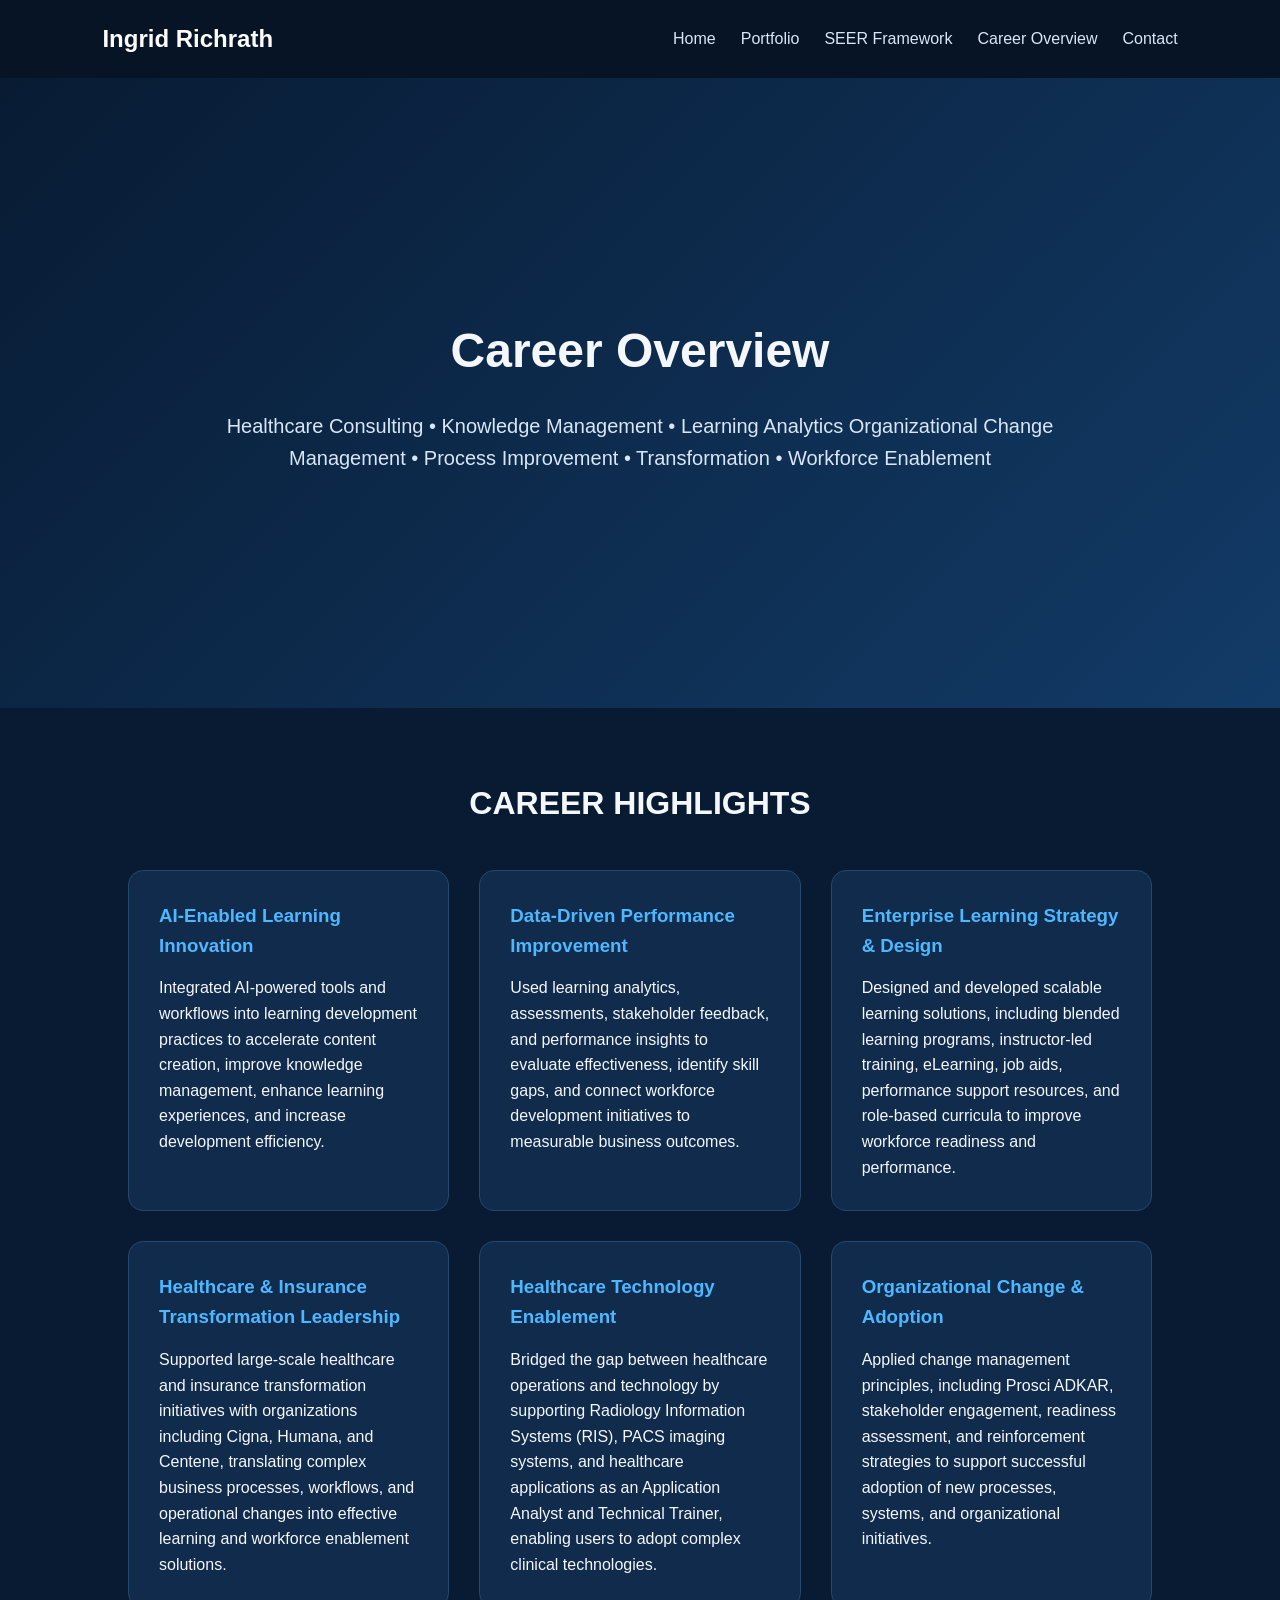
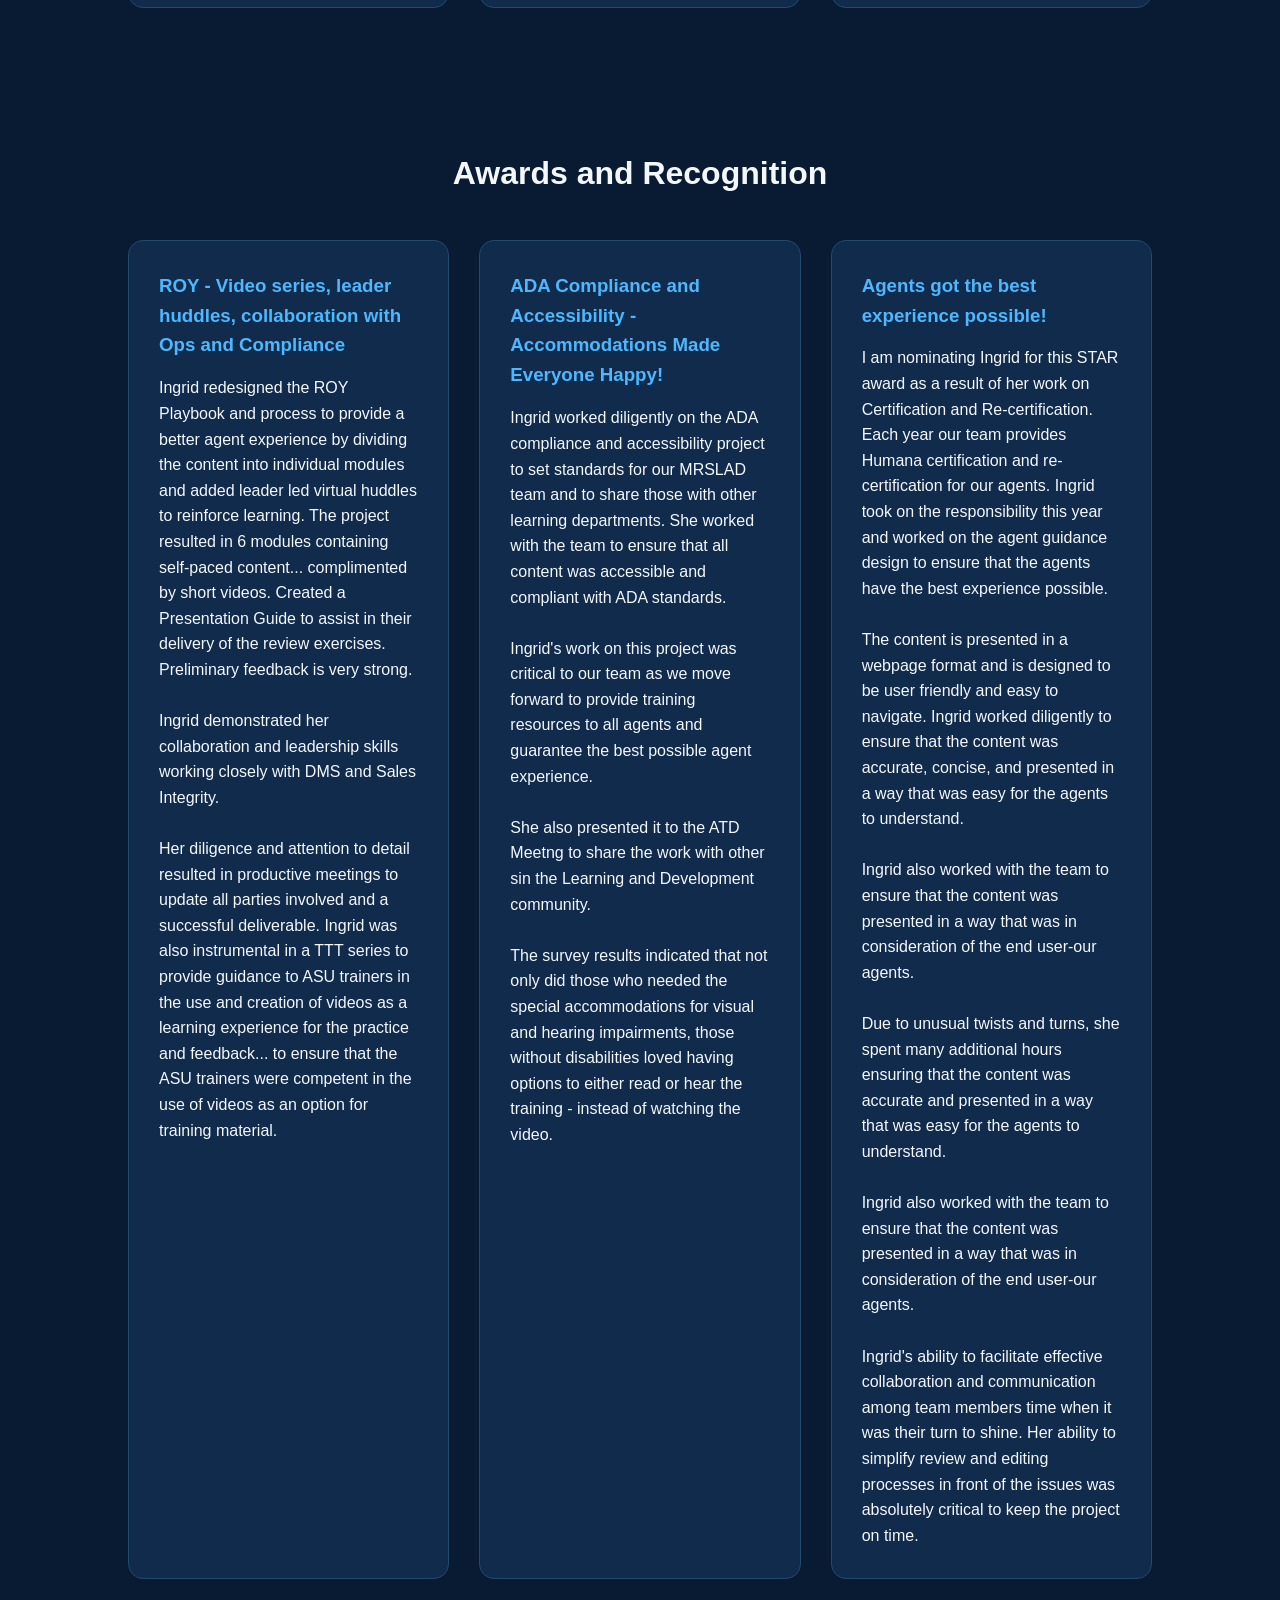
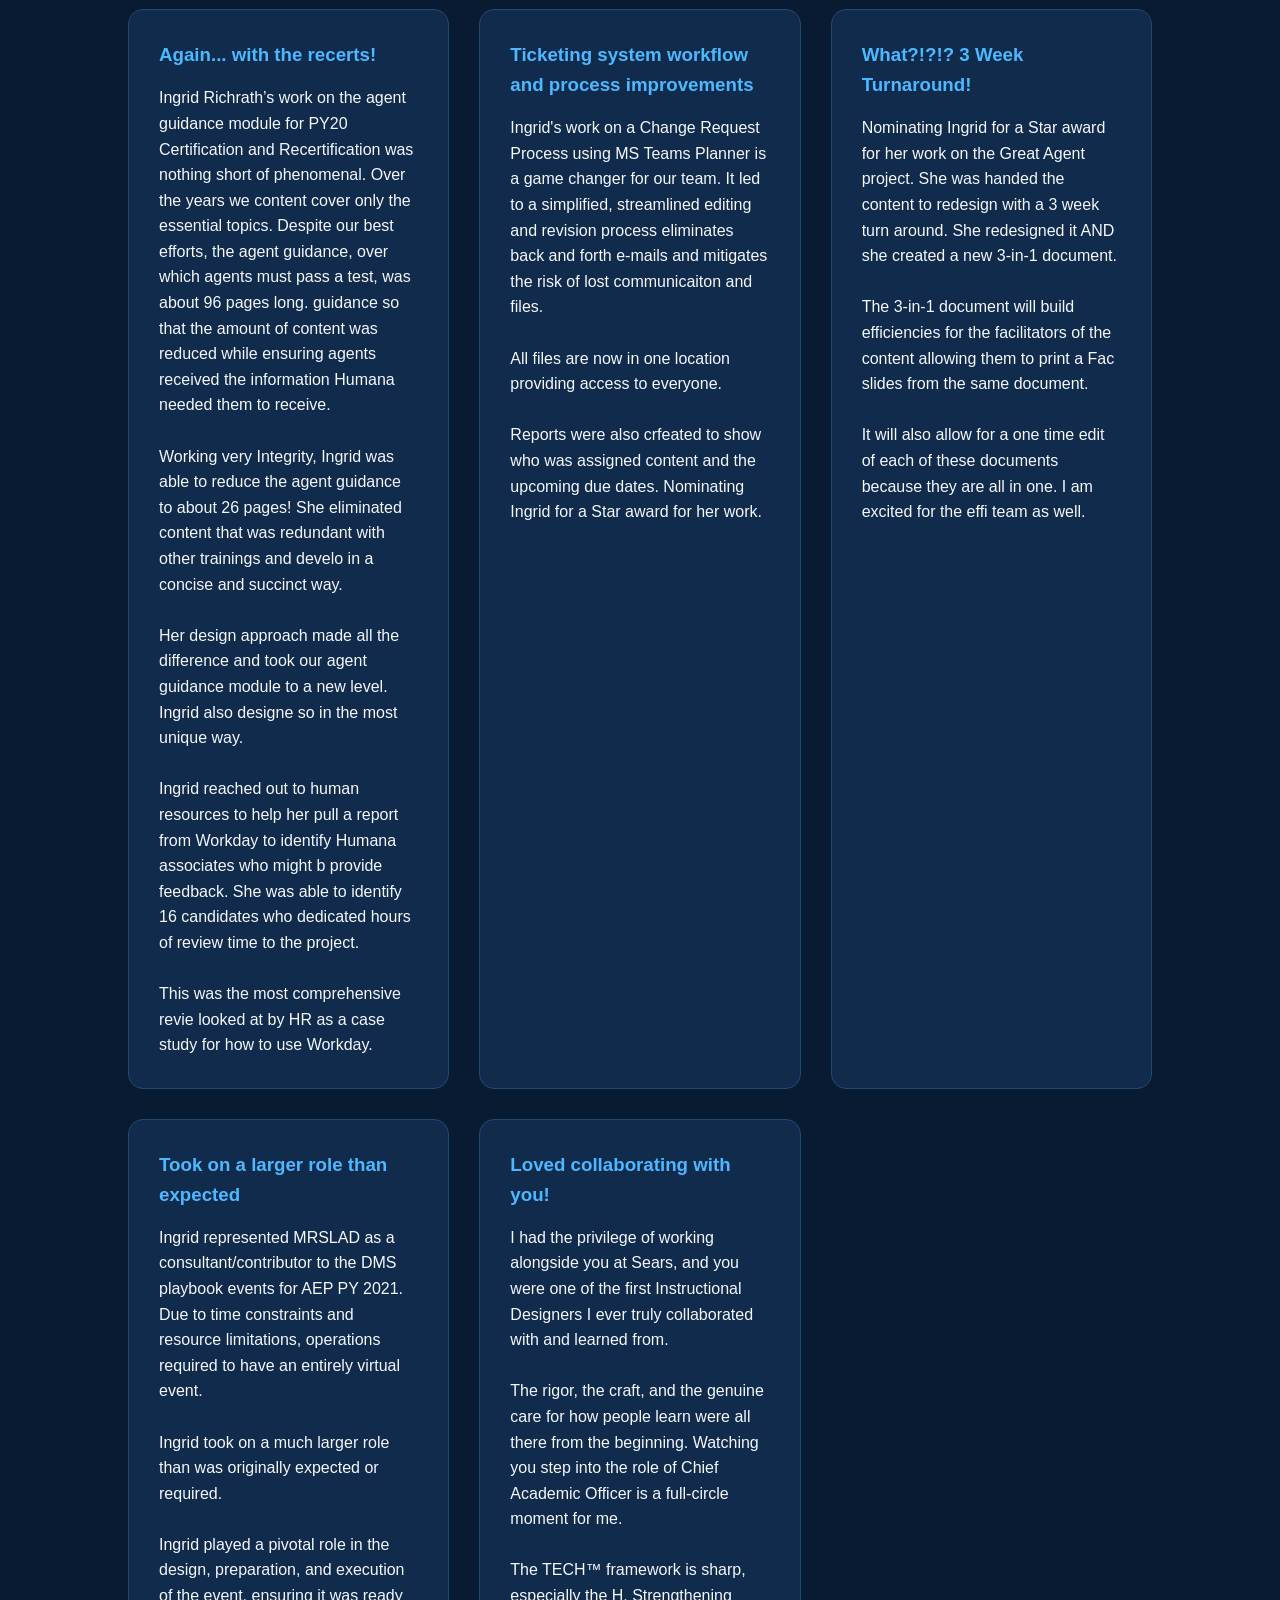
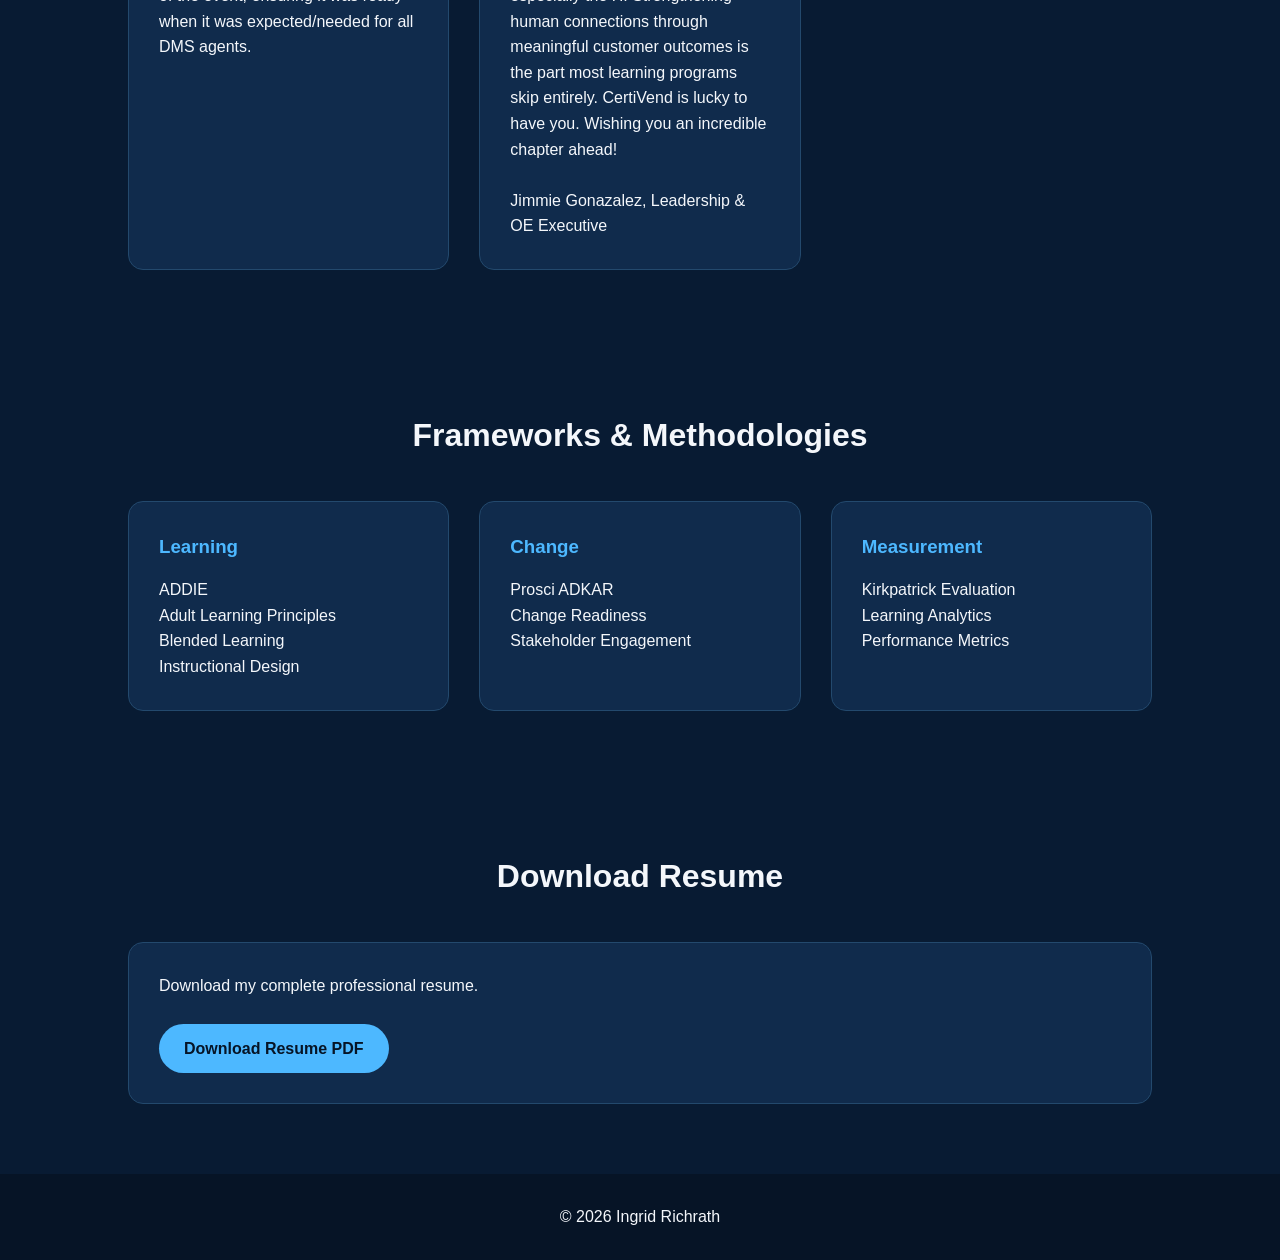
<file: career-overview.html>
<!DOCTYPE html>
<html lang="en">
<head>
<meta charset="UTF-8">
<meta name="viewport" content="width=device-width, initial-scale=1.0">
<title>
Resume | Ingrid Richrath
</title>
<link rel="stylesheet" href="assets/css/main.css">
</head>

<body>
<header class="header">
<nav class="navigation">
<div class="logo">
Ingrid Richrath
</div>

<ul class="nav-links">
<li>
<a href="index.html">
Home
</a>
</li>
<li>
<a href="portfolio.html">
Portfolio
</a>
</li>

<li>
<a href="seer-framework.html">
SEER Framework
</a>
</li>

<li>
<a href="career-overview.html">
Career Overview
</a>
</li>

<li>
<a href="contact.html">
Contact
</a>
</li>

</ul>


</nav>
</header>
<section class="hero">
<div class="hero-content">
<h1>
Career Overview
</h1>
<p class="hero-subtitle">
Healthcare Consulting • Knowledge Management • Learning Analytics 
Organizational Change Management • Process Improvement • Transformation • Workforce Enablement

</p>
</div>
</section>


<section>
<h2>
CAREER HIGHLIGHTS
</h2>

<div class="tile-container">

<div class="portfolio-tile">
<h3>
AI-Enabled Learning Innovation
</h3>
<p>

Integrated AI-powered tools and workflows into learning development practices to accelerate content creation, improve knowledge management, enhance learning experiences, and increase development efficiency.
</p>
</div>
<div class="portfolio-tile">
<h3>
Data-Driven Performance Improvement
</h3>
<p>
Used learning analytics, assessments, stakeholder feedback, and performance insights to evaluate effectiveness, identify skill gaps, and connect workforce development initiatives to measurable business outcomes.
</p>
</div>
<div class="portfolio-tile">
<h3>
Enterprise Learning Strategy & Design
</h3>
<p>
Designed and developed scalable learning solutions, including blended learning programs, instructor-led training, eLearning, job aids, performance support resources, and role-based curricula to improve workforce readiness and performance.
</p>
</div>
<div class="portfolio-tile">
<h3>
Healthcare & Insurance Transformation Leadership
</h3>
<p>
Supported large-scale healthcare and insurance transformation initiatives with organizations including Cigna, Humana, and Centene, translating complex business processes, workflows, and operational changes into effective learning and workforce enablement solutions.
</p>
</div>
<div class="portfolio-tile">
<h3>
Healthcare Technology Enablement
</h3>
<p>
Bridged the gap between healthcare operations and technology by supporting Radiology Information Systems (RIS), PACS imaging systems, and healthcare applications as an Application Analyst and Technical Trainer, enabling users to adopt complex clinical technologies.
</p>
</div>
<div class="portfolio-tile">
<h3>
Organizational Change & Adoption
</h3>
<p>

Applied change management principles, including Prosci ADKAR, stakeholder engagement, readiness assessment, and reinforcement strategies to support successful adoption of new processes, systems, and organizational initiatives.
</p>
</div>
</div>
</section>
<section>
<h2>
Awards and Recognition
</h2>
<div class="tile-container">


<div class="portfolio-tile">
    <h3>
ROY - Video series, leader huddles, collaboration with Ops and Compliance</h3>
</h3>
Ingrid redesigned the ROY Playbook and process to provide a better agent experience by dividing the content into individual modules and added
leader led virtual huddles to reinforce learning. The project resulted in 6 modules containing self-paced content... complimented by short videos. Created a 
Presentation Guide to assist in their delivery of the review exercises. Preliminary feedback is very strong.<br><br> Ingrid demonstrated her collaboration and leadership skills working closely with DMS and Sales Integrity. <br><br>Her diligence and attention to detail resulted in
productive meetings to update all parties involved and a successful deliverable.
Ingrid was also instrumental in a TTT series to provide guidance to ASU trainers in the use and creation of videos as a learning experience for the practice and feedback... to ensure that the ASU trainers were competent in the use of videos as an option for training material.
 </div>

<div class="portfolio-tile">
<h3>
ADA Compliance and Accessibility - Accommodations Made Everyone Happy!
</h3>
Ingrid worked diligently on the ADA compliance and accessibility project to set standards for our MRSLAD team and to share those with other learning departments. She worked with the team to ensure that all content was accessible and compliant with ADA standards. <br><br>Ingrid's work on this project was critical to our team as we move forward to provide training resources to all agents and guarantee the best possible agent experience. <br><br> She also presented it to the ATD Meetng to share the work with other sin the Learning and Development community.<br><br>The survey results indicated that not only did those who needed the special accommodations for visual and hearing impairments, those without disabilities loved having options to either read or hear the training - instead of watching the video. 

</div>

<div class="portfolio-tile">
<h3>
Agents got the best experience possible!
</h3>
I am nominating Ingrid for this STAR award as a result of her work on Certification and Re-certification. Each year our team provides Humana certification and re-certification for our agents. Ingrid took on the responsibility this year and worked on the agent guidance design to ensure that the agents have the best experience possible. <br><br>
The content is presented in a webpage format and is designed to be user friendly and easy to navigate. Ingrid worked diligently to ensure that the content was accurate, concise, and presented in a way that was easy for the agents to understand. <br><br>
Ingrid also worked with the team to ensure that the content was presented in a way that was in consideration of the end user-our agents. <br><br>
Due to unusual twists and turns, she spent many additional hours ensuring that the content was accurate and presented in a way that was easy for the agents to understand. <br><br>
Ingrid also worked with the team to ensure that the content was presented in a way that was in consideration of the end user-our agents. <br><br>
Ingrid's ability to facilitate effective collaboration and communication among team members time when it was their turn to shine. Her ability to simplify review and editing processes in front of the issues was absolutely critical to keep the project on time.

</div>


<div class="portfolio-tile">
    <h3>
Again... with the recerts!</h3>
Ingrid Richrath’s work on the agent guidance module for PY20 Certification and Recertification was nothing short of phenomenal. Over the years we
content cover only the essential topics. Despite our best efforts, the agent guidance, over which agents must pass a test, was about 96 pages long.
guidance so that the amount of content was reduced while ensuring agents received the information Humana needed them to receive.<br><br> Working very
Integrity, Ingrid was able to reduce the agent guidance to about 26 pages! She eliminated content that was redundant with other trainings and develo
in a concise and succinct way. <br><br>Her design approach made all the difference and took our agent guidance module to a new level. Ingrid also designe
so in the most unique way. <br><br>Ingrid reached out to human resources to help her pull a report from Workday to identify Humana associates who might b
provide feedback. She was able to identify 16 candidates who dedicated hours of review time to the project. <br><br>This was the most comprehensive revie
looked at by HR as a case study for how to use Workday.
</div>


<div class="portfolio-tile">
<h3>
Ticketing system workflow and process improvements</h3>
</h3>
Ingrid's work on a Change Request Process using MS Teams Planner is a game changer for our team. It led to a simplified, streamlined editing and revision
process eliminates back and forth e-mails and mitigates the risk of lost communicaiton and files. <br><br>All files are  now in one location providing access to everyone. <br><br>Reports were also crfeated to show who was assigned content and the upcoming due dates. Nominating Ingrid for a Star award for her work.
</div>

<div class="portfolio-tile">
    <h3>
What?!?!? 3 Week Turnaround!</h3>
Nominating Ingrid for a Star award for her work on the Great Agent project. She was handed the content to redesign with a 3 week turn around. She redesigned it AND she created a new 3-in-1 document. <br><br>The 3-in-1 document will build efficiencies for the facilitators of the content allowing them to print a Fac
slides from the same document.<br><br> It will also allow for a one time edit of each of these documents because they are all in one. I am excited for the effi
team as well.
</div>


<div class="portfolio-tile">
<h3>
Took on a larger role than expected </h3>
</h3>
Ingrid represented MRSLAD as a consultant/contributor to the DMS playbook events for AEP PY 2021. Due to time constraints and resource limitations, operations required to have an entirely virtual event. <br><br>Ingrid took on a much larger role than was originally expected or required. <br><br>Ingrid played a pivotal role in the design, preparation, and execution of the event, ensuring it was ready when it was expected/needed for all DMS agents.

</div>

<div class="portfolio-tile">
<h3>
Loved collaborating with you!</h3>

I had the privilege of working alongside you at Sears, and you were one of the first Instructional Designers I ever truly collaborated with and learned from. <br><br>The rigor, the craft, and the genuine care for how people learn were all there from the beginning. Watching you step into the role of Chief Academic Officer is a full-circle moment for me. <br><br>The TECH™ framework is sharp, especially the H. Strengthening human connections through meaningful customer outcomes is the part most learning programs skip entirely. CertiVend is lucky to have you. Wishing you an incredible chapter ahead!<br><br>
Jimmie Gonazalez, Leadership & OE Executive 






</div>
</section>
<section>
<h2>
Frameworks & Methodologies
</h2>

<div class="tile-container">

<div class="portfolio-tile">
<h3>
Learning
</h3>
<p>
ADDIE<br>
Adult Learning Principles<br>
Blended Learning<br>
Instructional Design
</p>
</div>
<div class="portfolio-tile">
<h3>
Change
</h3>
<p>
Prosci ADKAR<br>
Change Readiness<br>
Stakeholder Engagement
</p>
</div>

<div class="portfolio-tile">
<h3>
Measurement
</h3>
<p>
Kirkpatrick Evaluation<br>
Learning Analytics<br>
Performance Metrics
</p>
</div>

</div>
</section>
<section>
<h2>
Download Resume
</h2>

<div class="portfolio-tile">
<p>
Download my complete professional resume.
</p>
<br>
<a class="button" href="assets/images/Ingrid_Richrath_Resume.pdf">
Download Resume PDF
</a>
</div>
</section>
<footer class="footer">
<p>
© 2026 Ingrid Richrath
</p>
</footer>
</body>
</html>
</file>
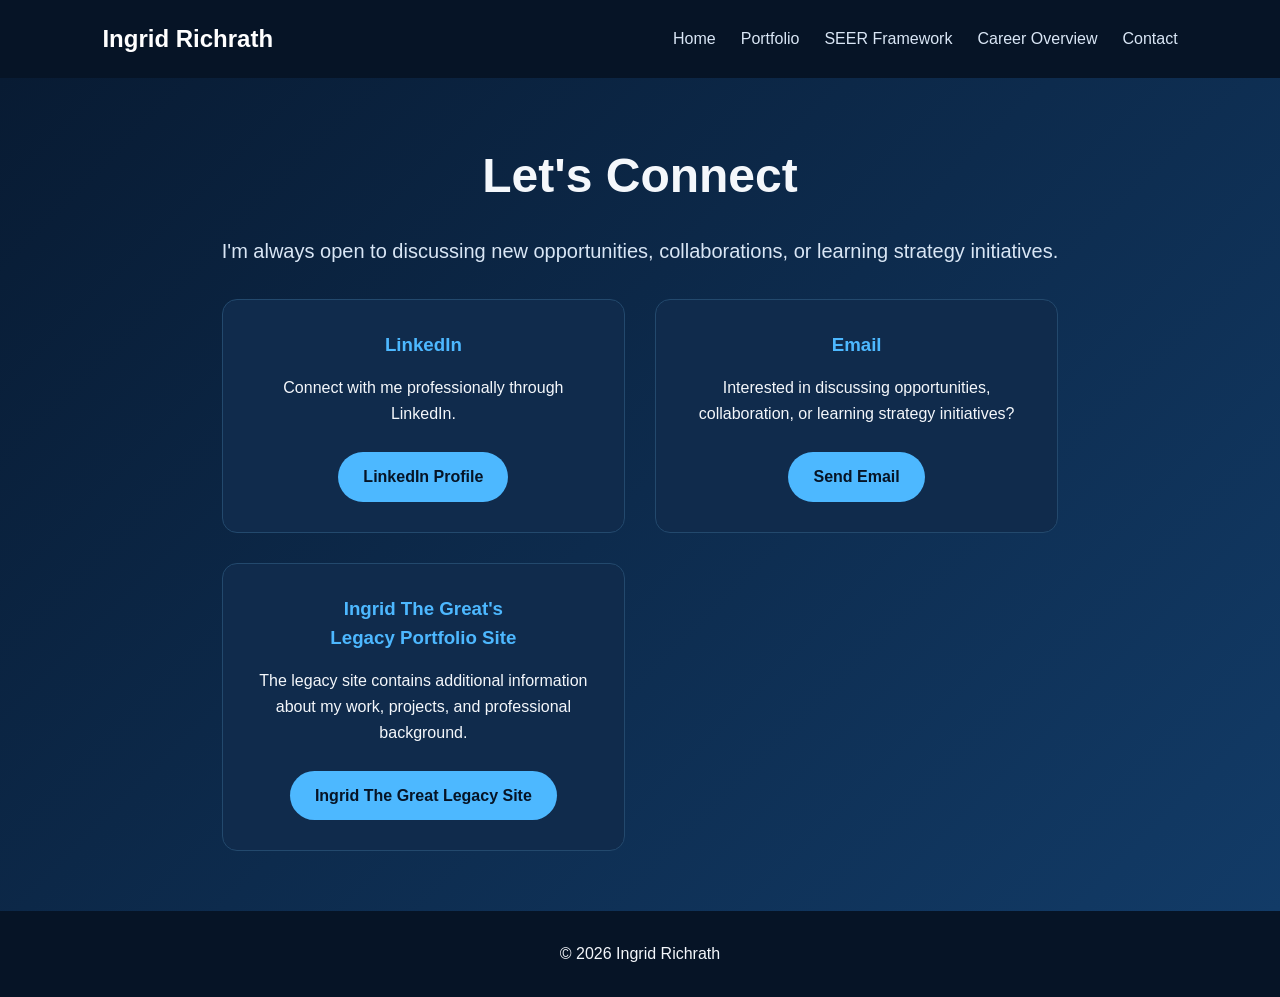
<file: contact.html>
<!DOCTYPE html>
<html lang="en">
<head>
<meta charset="UTF-8">
<meta name="viewport" content="width=device-width, initial-scale=1.0">
<title>
Contact | Ingrid Richrath
</title>
<link rel="stylesheet" href="assets/css/main.css">
</head>

<body>
<header class="header">
<nav class="navigation">
<div class="logo">
Ingrid Richrath
</div>

<ul class="nav-links">
<li>
<a href="index.html">
Home
</a>
</li>
<li>
<a href="portfolio.html">
Portfolio
</a>
</li>

<li>
<a href="seer-framework.html">
SEER Framework
</a>
</li>

<li>
<a href="career-overview.html">
Career Overview
</a>
</li>

<li>
<a href="contact.html">
Contact
</a>
</li>

</ul>

</nav>
</header>

<section class="hero">
<div class="hero-content">
<h1>
Let's Connect
</h1>
<p class="hero-subtitle">
I'm always open to discussing new opportunities, collaborations, or learning strategy initiatives.
<br><br>
<div class="tile-container">
<div class="portfolio-tile">
<h3>
LinkedIn
</h3>
<p>
Connect with me professionally through LinkedIn.
</p>
<br>
<a class="button" href="https://www.linkedin.com/in/ingridrichrath/" target="_blank">
LinkedIn Profile
</a>
</div>

<div class="portfolio-tile">
<h3>
Email
</h3>
<p>
Interested in discussing opportunities,
collaboration,
or learning strategy initiatives?
</p>
<br>
<a class="button" href="mailto:ingrid.richrath@gmail.com">
Send Email
</a>
</div>

<div class="portfolio-tile">
<h3>
Ingrid The Great's<br>Legacy Portfolio Site
</h3>
<p>
The legacy site contains additional information about my work, projects, and professional background.
</p>
<br>
<a class="button" href="https://www.ingridthegreat.com/" target="_blank">
Ingrid The Great Legacy Site
</a>
</div>
</div>
</section>
</p>
</div>
</section>

<footer class="footer">
<p>
© 2026 Ingrid Richrath
</p>
</footer>
</body>
</html>
</file>
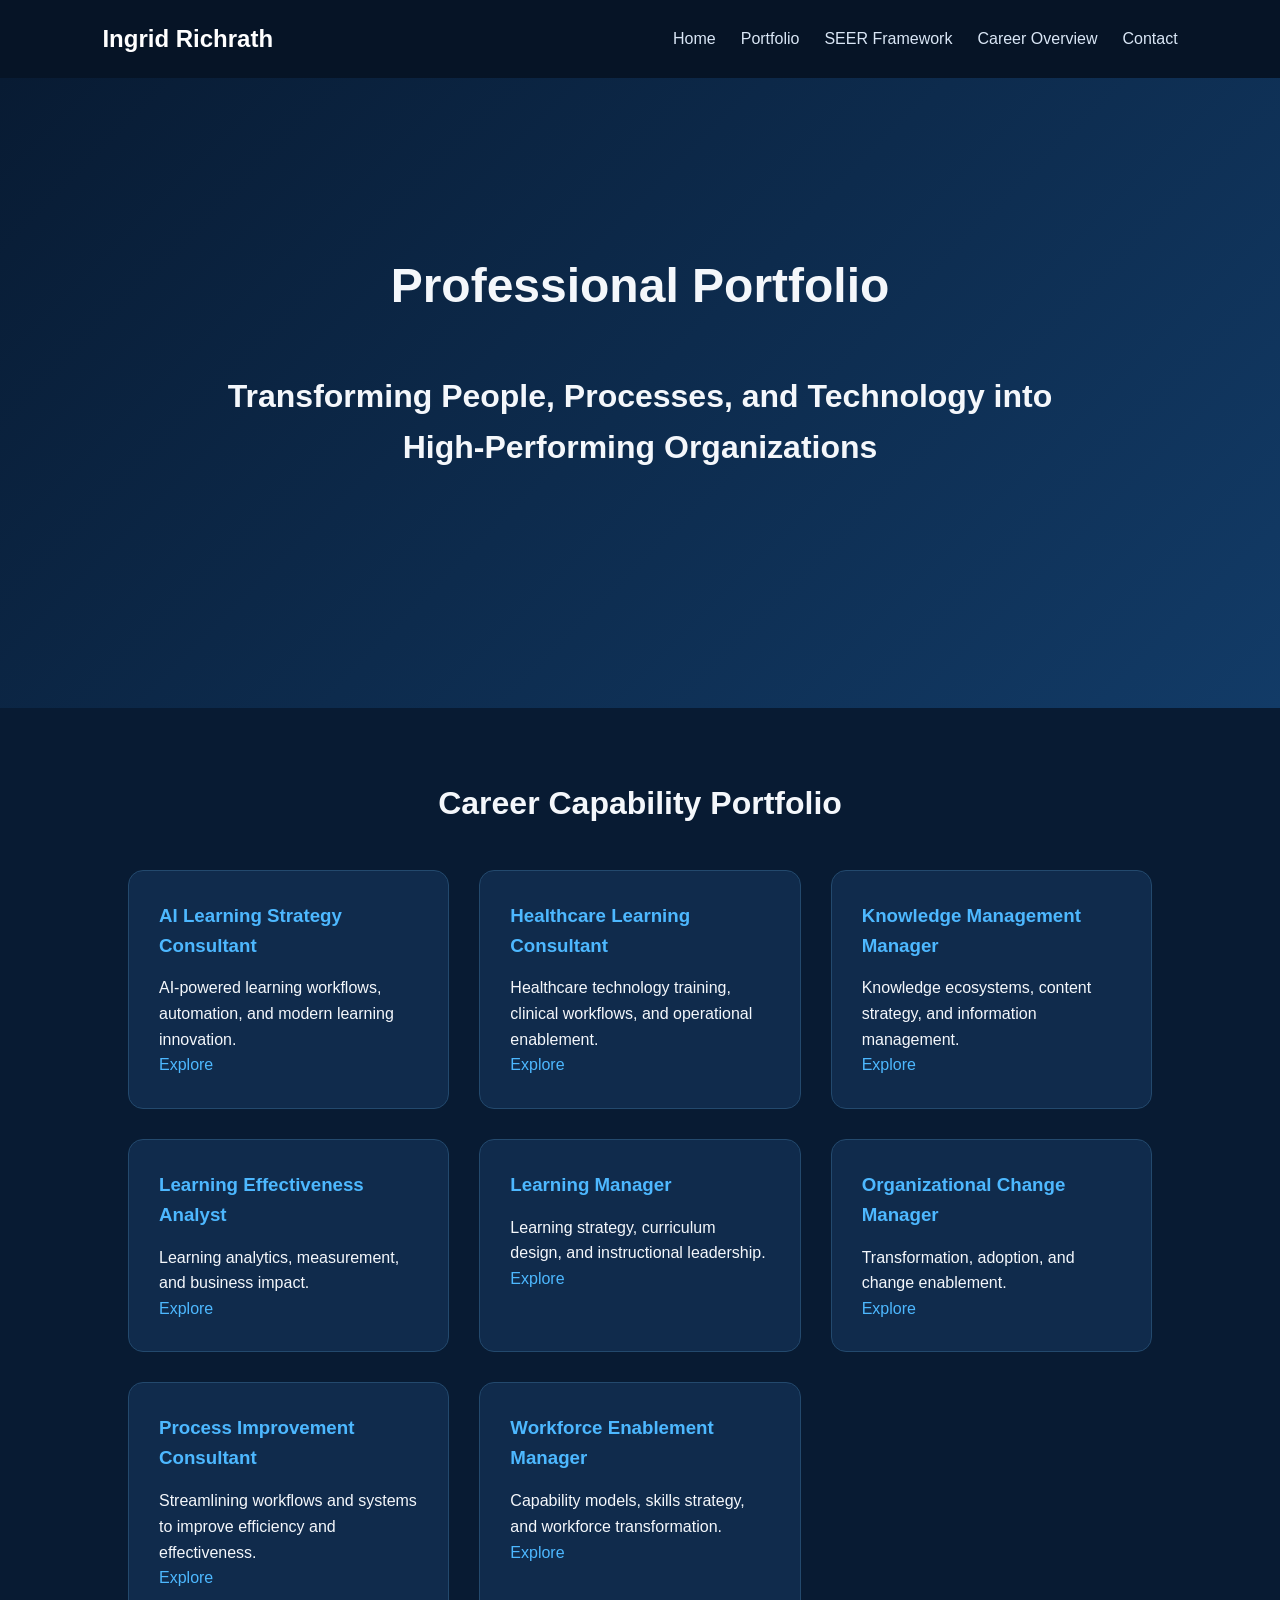
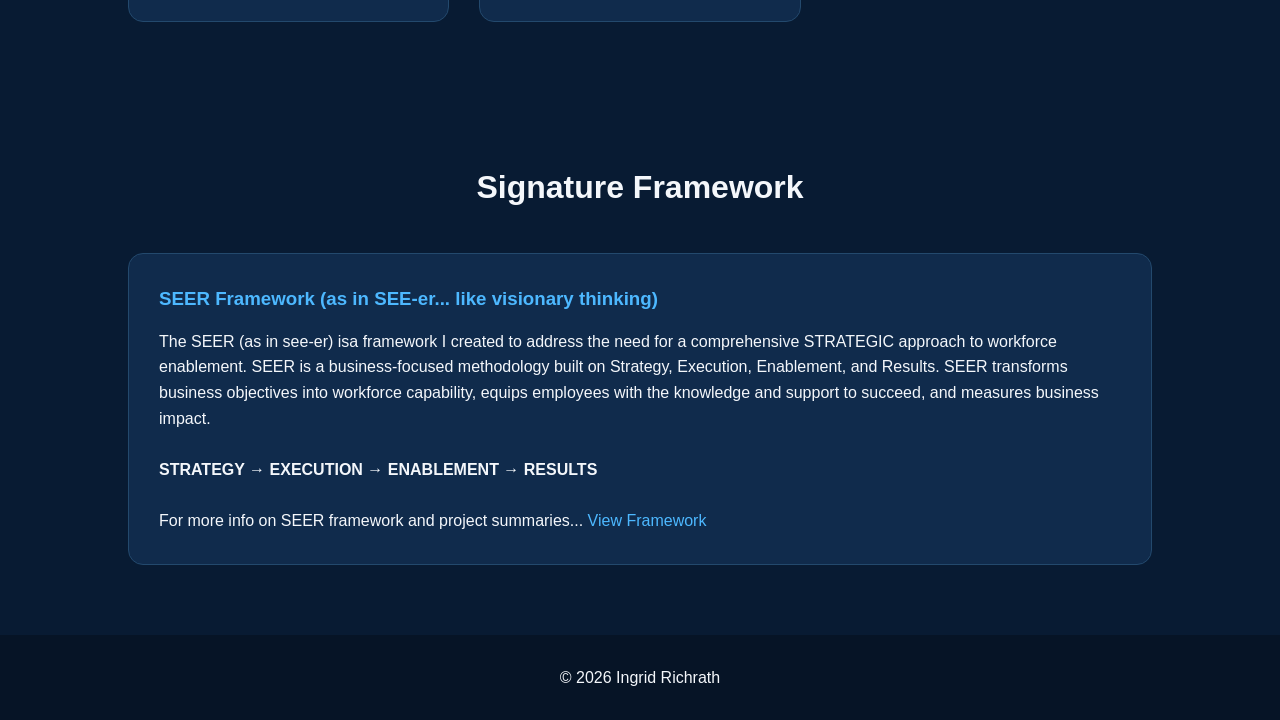
<file: portfolio.html>
<!DOCTYPE html>
<html lang="en">
<head>
<meta charset="UTF-8">
<meta name="viewport" content="width=device-width, initial-scale=1.0">
<title>
Portfolio | Ingrid Richrath
</title>
<link rel="stylesheet" href="assets/css/main.css">
</head>
<body>
<header class="header">
<nav class="navigation">
<div class="logo">
Ingrid Richrath
</div>
<ul class="nav-links">
<li>
<a href="index.html">
Home
</a>
</li>
<li>
<a href="portfolio.html">
Portfolio
</a>
</li>

<li>
<a href="seer-framework.html">
SEER Framework
</a>
</li>

<li>
<a href="career-overview.html">
Career Overview
</a>
</li>

<li>
<a href="contact.html">
Contact
</a>
</li>

</ul>
</nav>
</header>

<section class="hero">
<div class="hero-content">
<h1>
Professional Portfolio
</h1>
</br>
<h2>Transforming People, Processes, and Technology into <br>High-Performing Organizations</h2>
</br> 
<p class="hero-subtitle"></p>
</p>
</div>
</section>
<section>
<h2>
Career Capability Portfolio
</h2>
<div class="tile-container">
<div class="portfolio-tile">
<h3>
AI Learning Strategy Consultant
</h3>
<p>
AI-powered learning workflows,
automation,
and modern learning innovation.
</p>
<a href="pages/ai-strategy.html">
Explore
</a>
</div>
<div class="portfolio-tile">
<h3>
Healthcare Learning Consultant
</h3>
<p>
Healthcare technology training,
clinical workflows,
and operational enablement.
</p>
<a href="pages/healthcare-learning-manager.html">
Explore
</a>
</div>
<div class="portfolio-tile">
<h3>
Knowledge Management Manager
</h3>
<p>
Knowledge ecosystems,
content strategy,
and information management.
</p>
<a href="pages/knowledge-manager.html">
Explore
</a>
</div>
<div class="portfolio-tile">
<h3>
Learning Effectiveness Analyst
</h3>
<p>
Learning analytics,
measurement,
and business impact.
</p>
<a href="pages/learning-analyst.html">
Explore
</a>
</div>
<div class="portfolio-tile">
<h3>
Learning Manager
</h3>
<p>
Learning strategy,
curriculum design,
and instructional leadership.
</p>
<a href="pages/learning-manager.html">
Explore
</a>
</div>
<div class="portfolio-tile">
<h3>
Organizational Change Manager
</h3>
<p>
Transformation,
adoption,
and change enablement.
</p>
<a href="pages/organizational-change-manager.html">
Explore
</a>
</div>

<div class="portfolio-tile">
<h3>
Process Improvement Consultant
</h3>
<p>
Streamlining workflows and systems to improve efficiency and effectiveness.
</p>
<a href="pages/process-improvement-consultant.html">
Explore
</a>
</div>


<div class="portfolio-tile">
<h3>
Workforce Enablement Manager
</h3>
<p>
Capability models,
skills strategy,
and workforce transformation.
</p>
<a href="pages/workforce-enablement-manager.html">
Explore
</a>
</div>
</div>
</section>
<section>
<h2>
Signature Framework
</h2>
<div class="portfolio-tile">
<h3>
SEER Framework (as in SEE-er... like visionary thinking)
</h3>
<p>
The SEER (as in see-er) isa framework I created to address the need for a comprehensive STRATEGIC approach to workforce enablement. SEER is a business-focused methodology built on Strategy, Execution, Enablement, and Results. SEER transforms business objectives into workforce capability, equips employees with the knowledge and support to succeed, and measures business impact.
<br><br>
<strong>
STRATEGY
</strong>
→
<strong>
EXECUTION
</strong>
→
<strong>
ENABLEMENT
</strong>
→
<strong>
RESULTS
</strong>
</p>
<br>
For more info on SEER framework and project summaries...
<a href="seer-framework.html">
View Framework
</a>
</div>
</section>
<footer class="footer">
<p>
© 2026 Ingrid Richrath
</p>
</footer>
</body>
</html>
</file>
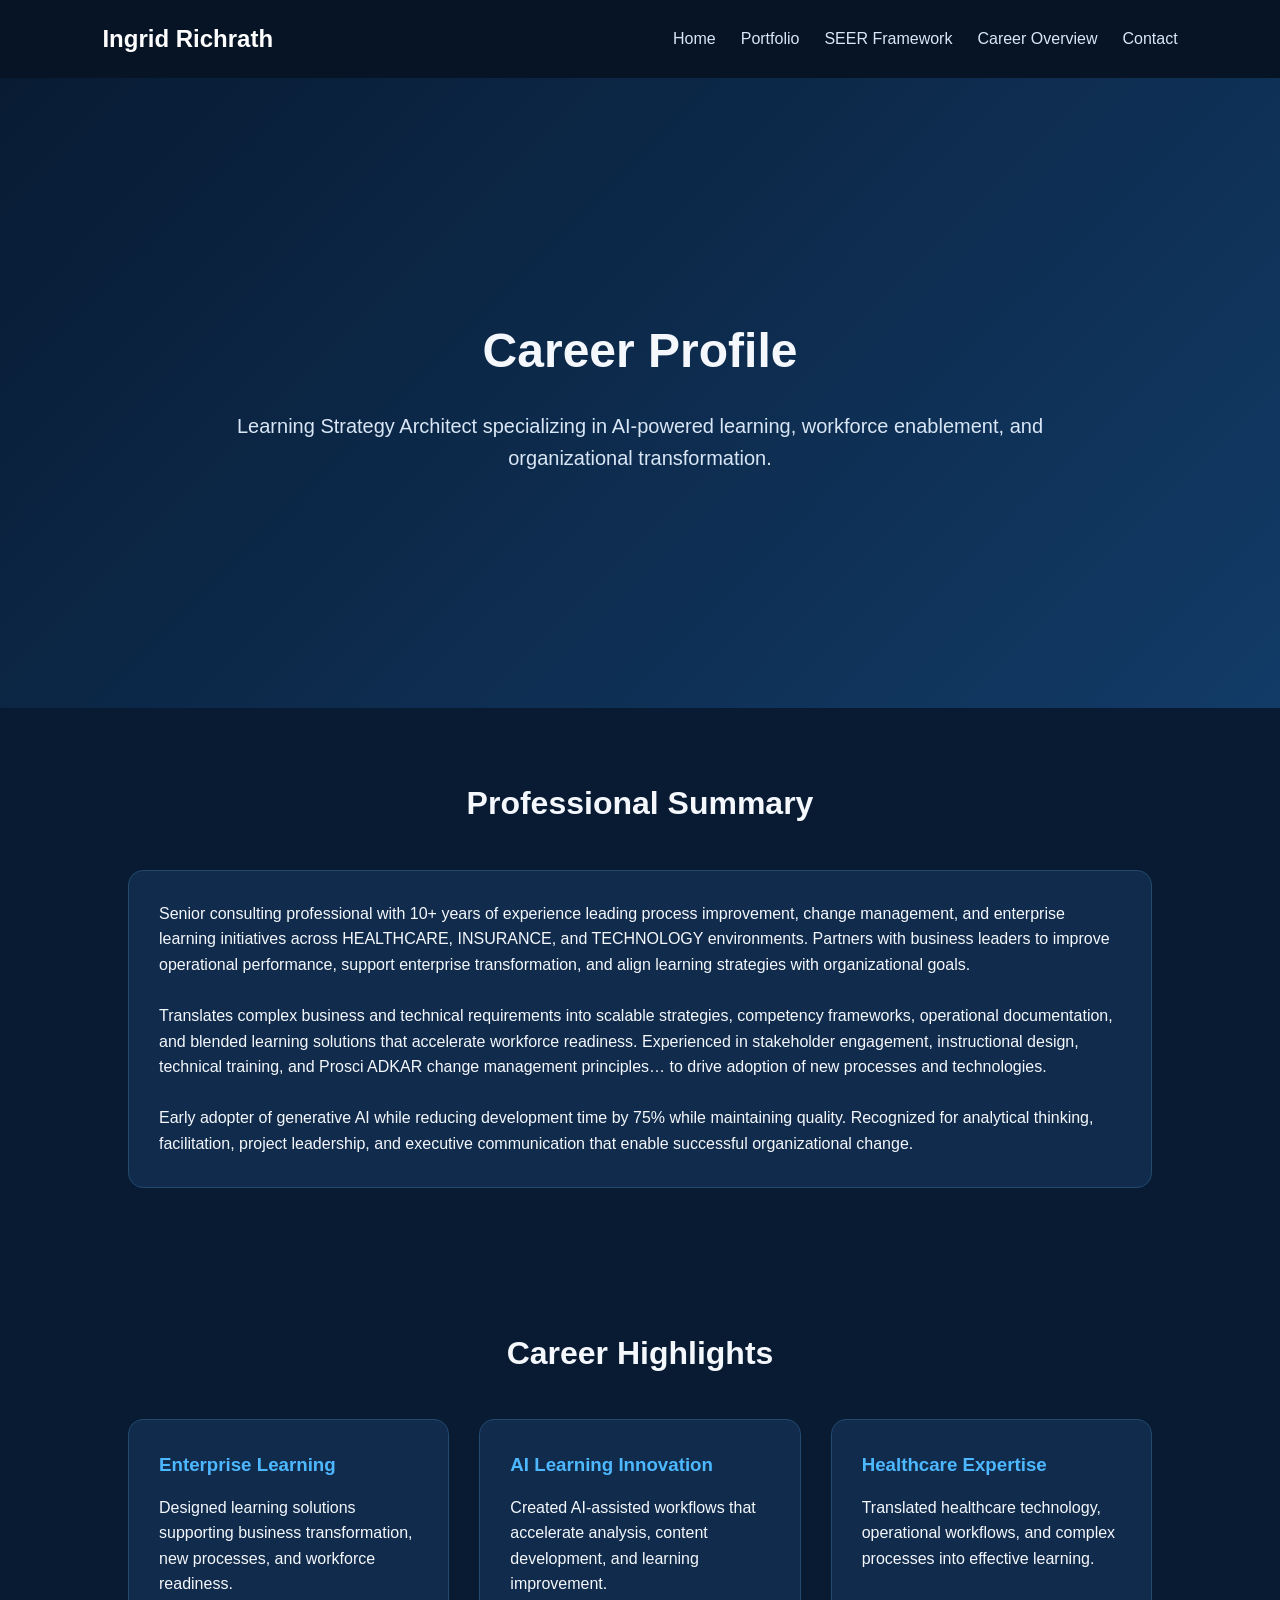
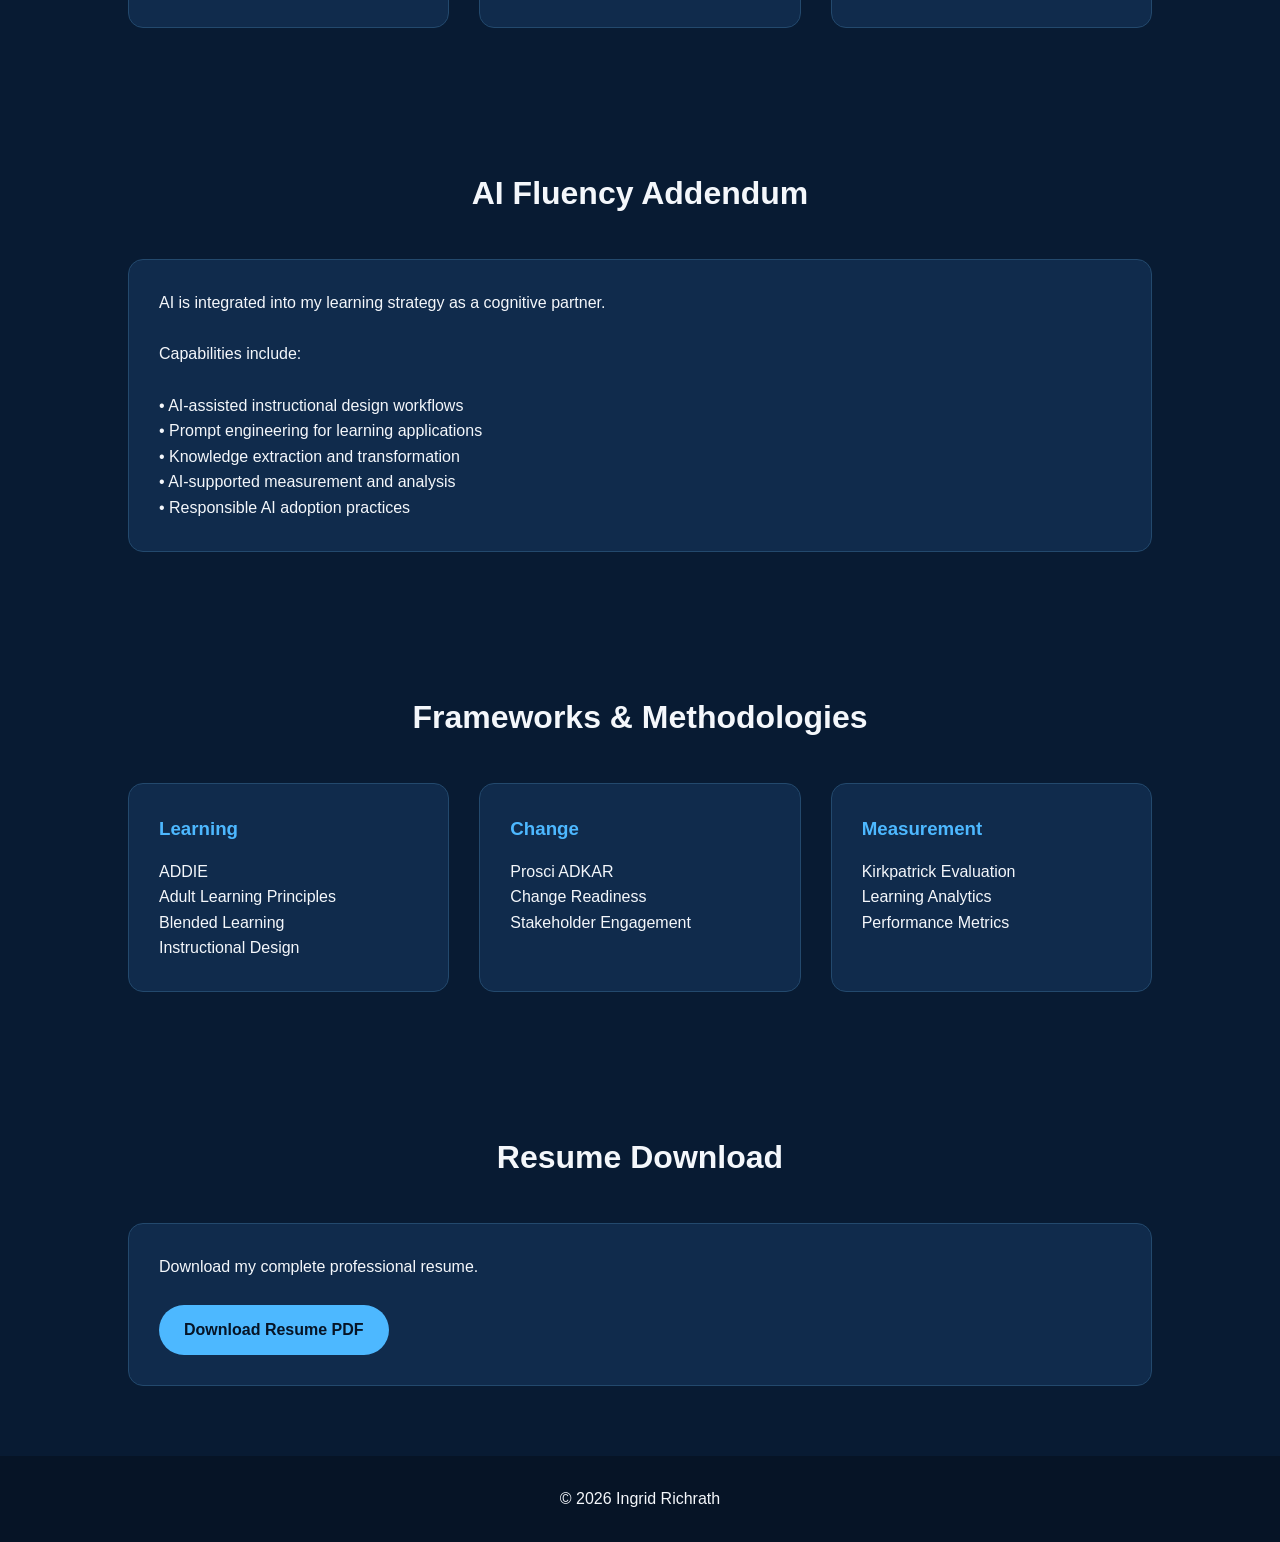
<file: resume.html>
<!DOCTYPE html>
<html lang="en">
<head>
<meta charset="UTF-8">
<meta name="viewport" content="width=device-width, initial-scale=1.0">
<title>
Resume | Ingrid Richrath
</title>
<link rel="stylesheet" href="assets/css/main.css">
</head>

<body>
<header class="header">
<nav class="navigation">
<div class="logo">
Ingrid Richrath
</div>
<ul class="nav-links">
<li>
<a href="index.html">
Home
</a>
</li>
<li>
<a href="portfolio.html">
Portfolio
</a>
</li>

<li>
<a href="seer-framework.html">
SEER Framework
</a>
</li>

<li>
<a href="career-overview.html">
Career Overview
</a>
</li>

<li>
<a href="contact.html">
Contact
</a>
</li>

</ul>
</nav>
</header>
<section class="hero">
<div class="hero-content">
<h1>
Career Profile
</h1>
<p class="hero-subtitle">
Learning Strategy Architect specializing in AI-powered learning,
workforce enablement,
and organizational transformation.
</p>
</div>
</section>
<section>
<h2>
Professional Summary
</h2>
<div class="portfolio-tile">
<p>
Senior consulting professional with 10+ years of experience leading process improvement, change management, and enterprise learning initiatives across HEALTHCARE, INSURANCE, and TECHNOLOGY environments. Partners with business leaders to improve operational performance, support enterprise transformation, and align learning strategies with organizational goals.
<br><br>
Translates complex business and technical requirements into scalable strategies, competency frameworks, operational documentation, and blended learning solutions that accelerate workforce readiness. Experienced in stakeholder engagement, instructional design, technical training, and Prosci ADKAR change management principles… to drive adoption of new processes and technologies.<br><br>
Early adopter of generative AI while reducing development time by 75% while maintaining quality. Recognized for analytical thinking, facilitation, project leadership, and executive communication that enable successful organizational change.

</p>
</div>
</section>

<section>
<h2>
Career Highlights
</h2>

<div class="tile-container">

<div class="portfolio-tile">
<h3>
Enterprise Learning
</h3>
<p>
Designed learning solutions supporting business transformation,
new processes,
and workforce readiness.
</p>
</div>
<div class="portfolio-tile">
<h3>
AI Learning Innovation
</h3>
<p>
Created AI-assisted workflows that accelerate analysis,
content development,
and learning improvement.
</p>
</div>
<div class="portfolio-tile">
<h3>
Healthcare Expertise
</h3>
<p>
Translated healthcare technology,
operational workflows,
and complex processes into effective learning.
</p>
</div>

</div>
</section>
<section>
<h2>
AI Fluency Addendum
</h2>

<div class="portfolio-tile">
<p>
AI is integrated into my learning strategy as a cognitive partner.
<br><br>
Capabilities include:
<br><br>
• AI-assisted instructional design workflows
<br>
• Prompt engineering for learning applications
<br>
• Knowledge extraction and transformation
<br>
• AI-supported measurement and analysis
<br>
• Responsible AI adoption practices
</p>
</div>
</section>
<section>
<h2>
Frameworks & Methodologies
</h2>

<div class="tile-container">

<div class="portfolio-tile">
<h3>
Learning
</h3>
<p>
ADDIE<br>
Adult Learning Principles<br>
Blended Learning<br>
Instructional Design
</p>
</div>
<div class="portfolio-tile">
<h3>
Change
</h3>
<p>
Prosci ADKAR<br>
Change Readiness<br>
Stakeholder Engagement
</p>
</div>

<div class="portfolio-tile">
<h3>
Measurement
</h3>
<p>
Kirkpatrick Evaluation<br>
Learning Analytics<br>
Performance Metrics
</p>
</div>

</div>
</section>
<section>
<h2>
Resume Download
</h2>

<div class="portfolio-tile">
<p>
Download my complete professional resume.
</p>
<br>
<a class="button" href="assets/images/Ingrid_Richrath_Resume.pdf">
Download Resume PDF
</a>
</div>
</section>
<footer class="footer">
<p>
© 2026 Ingrid Richrath
</p>
</footer>
</body>
</html>
</file>
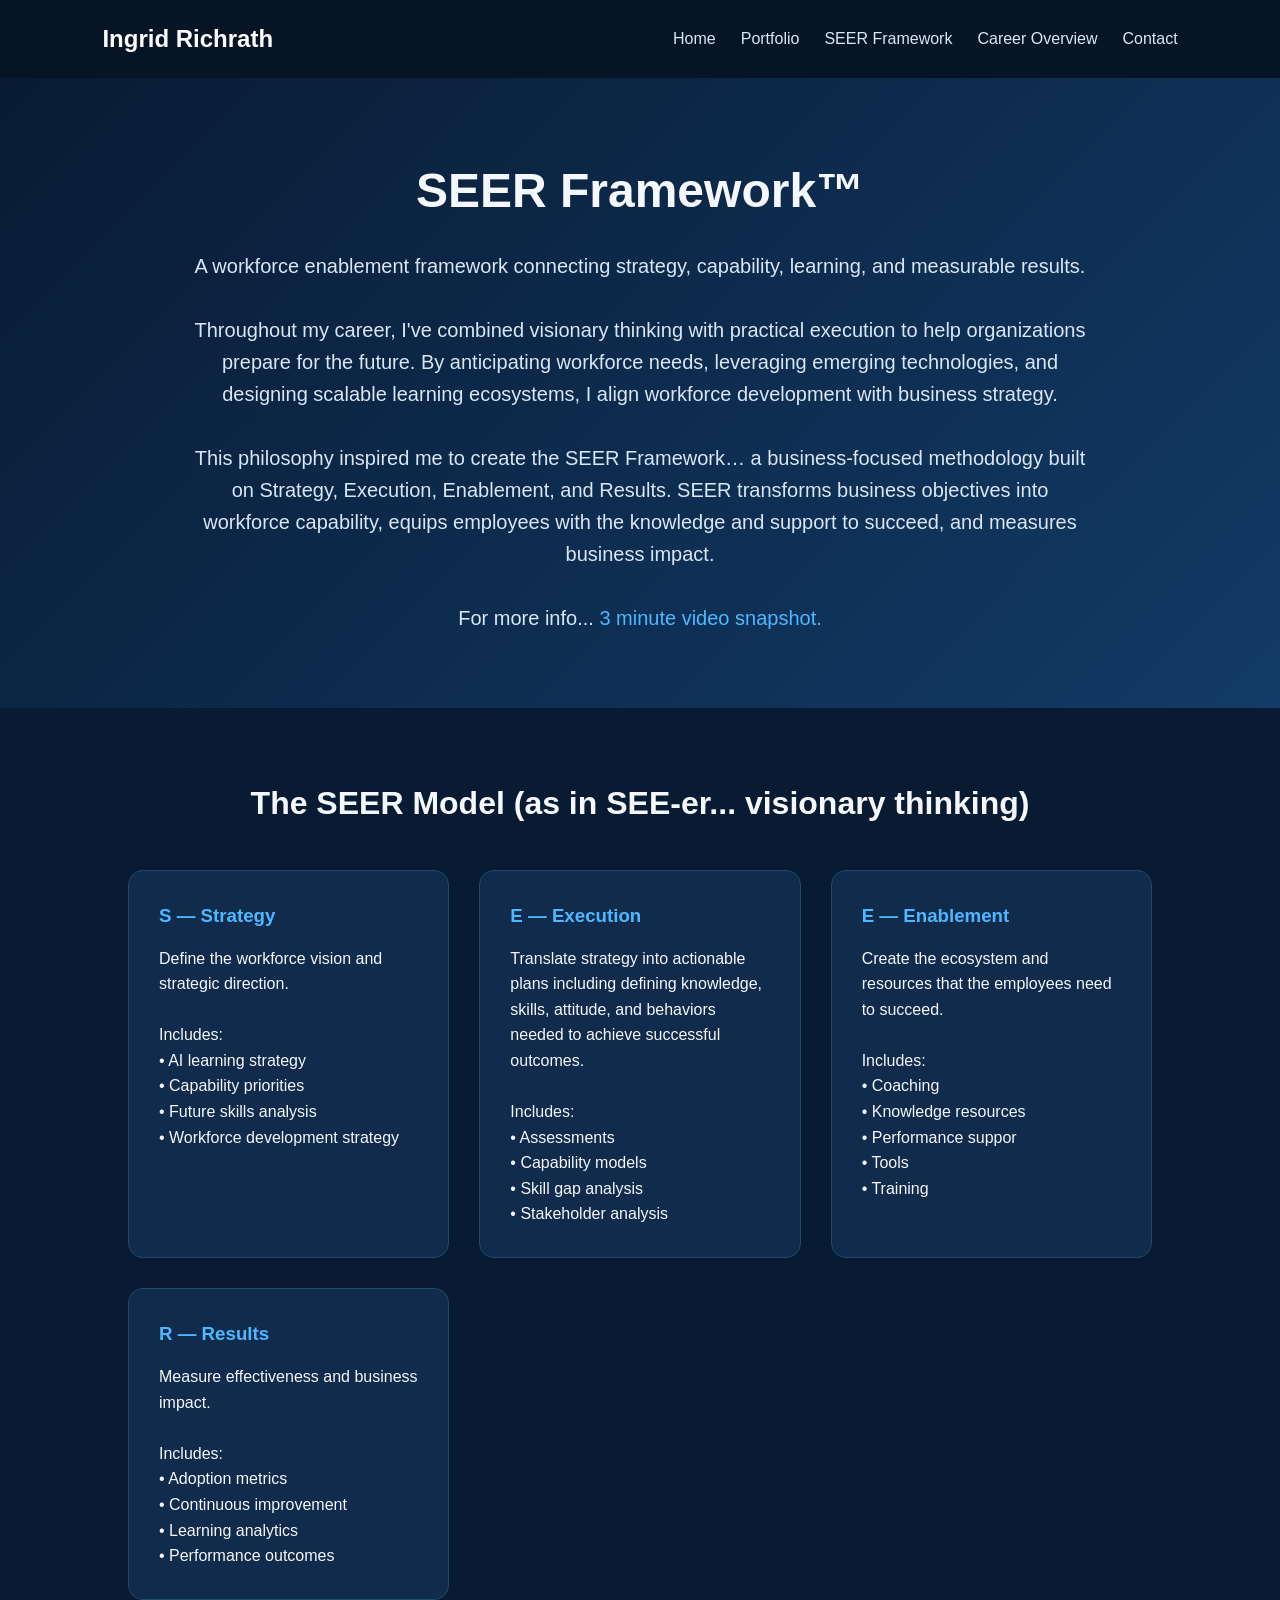
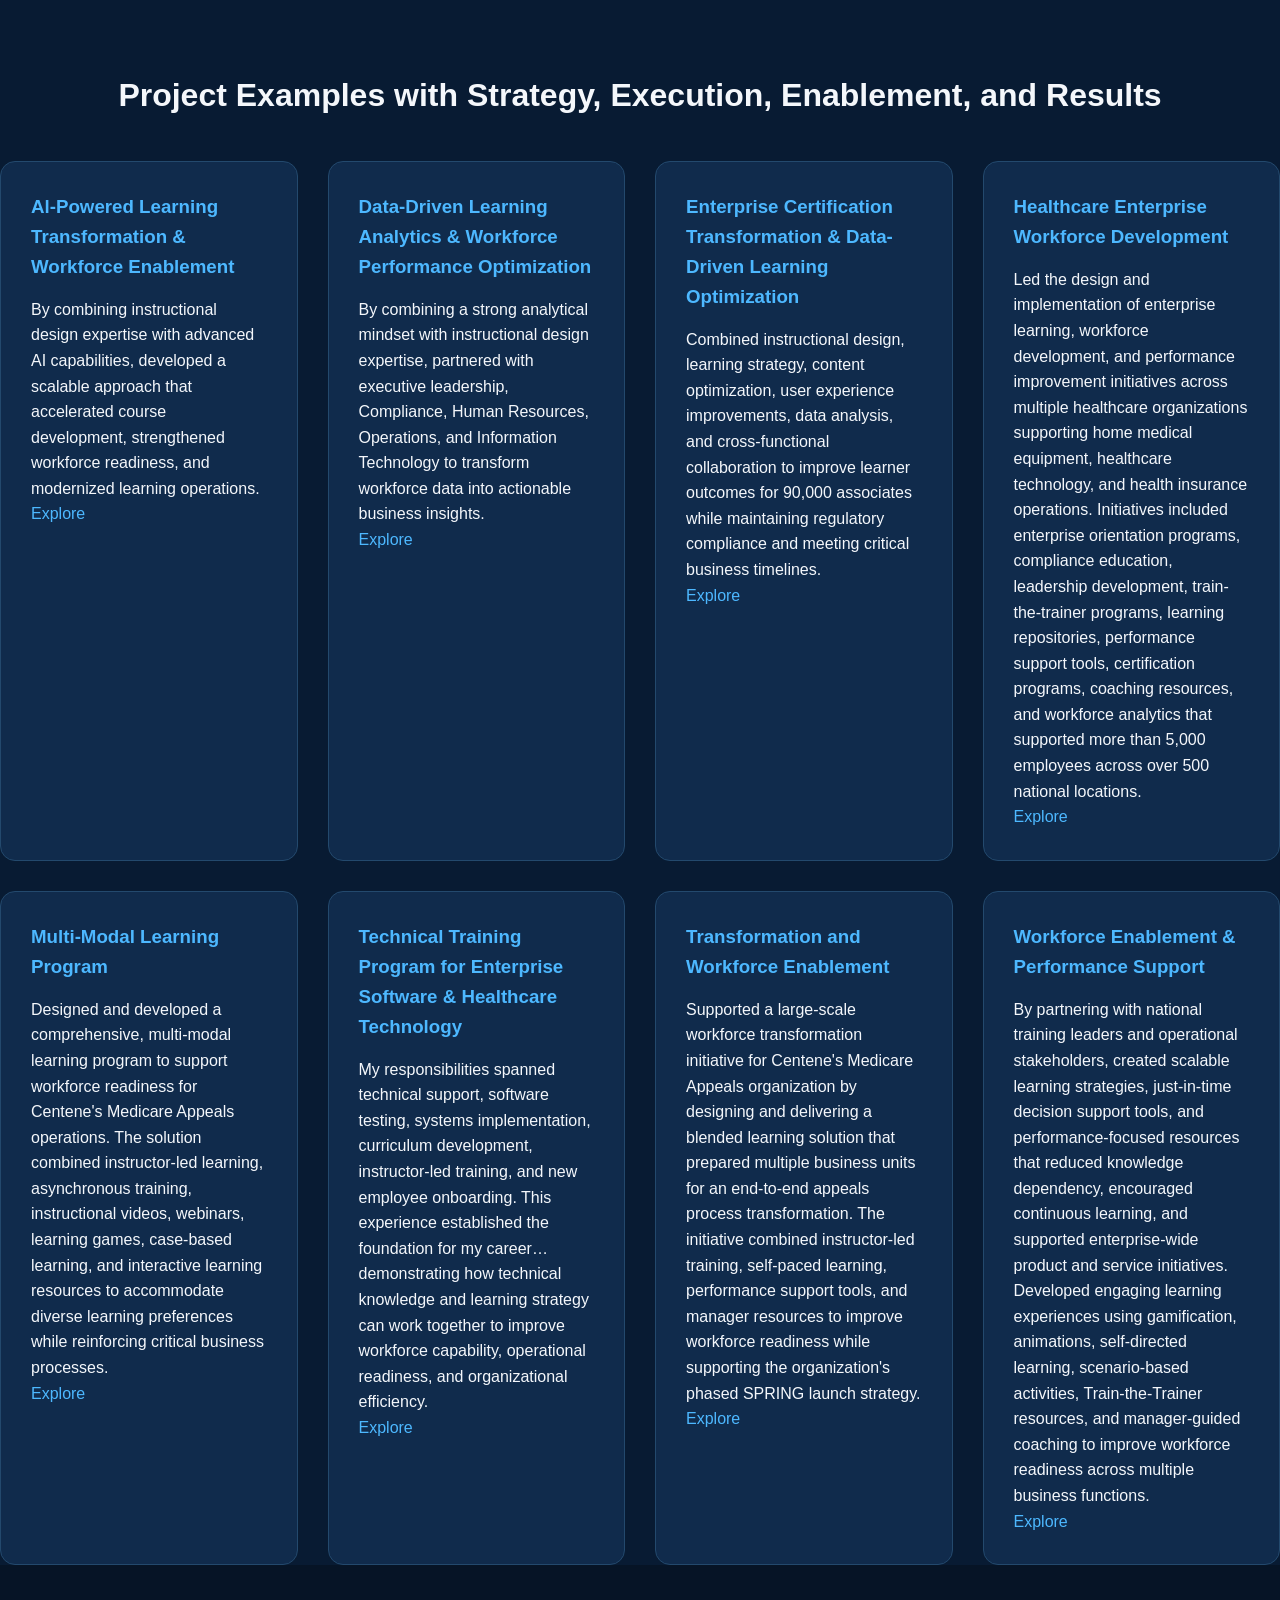
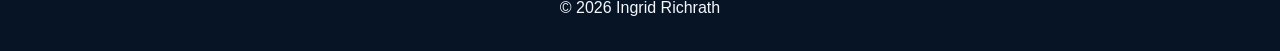
<file: seer-framework.html>
<!DOCTYPE html>
<html lang="en">
<head>
<meta charset="UTF-8">
<meta name="viewport" content="width=device-width, initial-scale=1.0">

<title>
SEER Framework | Ingrid Richrath
</title>
<link rel="stylesheet" href="assets/css/main.css">
</head>
<body>
<header class="header">
<nav class="navigation">
<div class="logo">

Ingrid Richrath

</div>
<ul class="nav-links">
<li>
<a href="index.html">
Home
</a>
</li>
<li>
<a href="portfolio.html">
Portfolio
</a>
</li>

<li>
<a href="seer-framework.html">
SEER Framework
</a>
</li>

<li>
<a href="career-overview.html">
Career Overview
</a>
</li>

<li>
<a href="contact.html">
Contact
</a>
</li>

</ul>
</nav>
</header>

<section class="hero">
<div class="hero-content">
<h1>
SEER Framework™
</h1>

<p class="hero-subtitle">
A workforce enablement framework connecting
strategy, capability, learning, and measurable results.

<br><br>

 Throughout my career, I've combined visionary thinking with practical execution to help organizations prepare for the future. By anticipating workforce needs, leveraging emerging technologies, and designing scalable learning ecosystems, I align workforce development with business strategy.
<br><br>
This philosophy inspired me to create the SEER Framework… a business-focused methodology built on Strategy, Execution, Enablement, and Results. SEER transforms business objectives into workforce capability, equips employees with the knowledge and support to succeed, and measures business impact.

<br><br>For more info... 
<a href="https://youtu.be/JhFif9sLSII" target="_blank">
3 minute video snapshot.</a>
</p>
</div>
</section>

<section>
<h2>
The SEER Model (as in SEE-er... visionary thinking)</h2>
<div class="tile-container">
<div class="portfolio-tile">
<h3>
S — Strategy
</h3>
<p>
Define the workforce vision and strategic direction.
<br><br>
Includes:
<br>
• AI learning strategy
<br>
• Capability priorities
<br>
• Future skills analysis
<br>
• Workforce development strategy
</p>
</div>

<div class="portfolio-tile">
<h3>
E — Execution
</h3>
<p>
Translate strategy into actionable plans including defining knowledge, skills, attitude, and behaviors needed to achieve successful outcomes.
<br><br>
Includes:
<br>
• Assessments
<br>
• Capability models
<br>
• Skill gap analysis
<br>
• Stakeholder analysis
</p>
</div>


<div class="portfolio-tile">
<h3>
E — Enablement
</h3>
<p>
Create the ecosystem and resources that the employees need to succeed.
<br><br>
Includes:
<br>
• Coaching
<br>
• Knowledge resources
<br>
• Performance suppor
<br>
• Tools
<br>
• Training
</p>
</div>

<div class="portfolio-tile">
<h3>
R — Results
</h3>
<p>
Measure effectiveness and business impact.
<br><br>
Includes:
<br>
• Adoption metrics
<br>
• Continuous improvement
<br>
• Learning analytics
<br>
• Performance outcomes
</p>
</div>
</div>
</section>

<center><h2>Project Examples with  Strategy, Execution, Enablement, and Results
</h2></center>
</section>

<div class="tile-container">
<div class="portfolio-tile">

<h3>
Al-Powered Learning Transformation & Workforce Enablement
</h3>
<p>
By combining instructional design expertise with advanced AI capabilities, developed a scalable approach that accelerated course development, strengthened workforce readiness, and modernized learning operations.</p>
<a href="pdfs/CertiVend AI-Powered Learning Transformation & Workforce Enablement.pdf" target="_blank">
Explore
</a>
</p>
</div>

<div class="portfolio-tile">
<h3>
Data-Driven Learning Analytics & Workforce Performance Optimization
</h3><p>
By combining a strong analytical mindset with instructional design expertise, partnered with executive leadership, Compliance, Human Resources, Operations, and Information Technology to transform workforce data into actionable business insights.</p>
<a href="pdfs/Rotech Healthcare Data-Driven Learning Analytics & Workforce Performance Optimization.pdf" target="_blank">
Explore</a>
</p>
</div>

<div class="portfolio-tile">
<h3>
Enterprise Certification Transformation & Data-Driven Learning Optimization
</h3>
<p>Combined instructional design, learning strategy, content optimization, user experience improvements, data analysis, and cross-functional collaboration to improve learner outcomes for 90,000 associates while maintaining regulatory compliance and meeting critical business timelines.
</p>
<a href="pdfs/Humana Enterprise Certification Transformation & Data-Driven Learning Optimization.pdf" target="_blank">
Explore
</a>
</p>
</div>

<div class="portfolio-tile">
<h3>
Healthcare Enterprise Workforce Development
</h3>
<p>Led the design and implementation of enterprise learning, workforce development, and performance improvement initiatives across multiple healthcare organizations supporting home medical equipment, healthcare technology, and health insurance operations. Initiatives included enterprise orientation programs, compliance education, leadership development, train-the-trainer programs, learning repositories, performance support tools, certification programs, coaching resources, and workforce analytics that supported more than 5,000 employees across over 500 national locations.</pp>
</p>
<a href="pdfs/Healthcare Enterprise Workforce Development & Clinical Learning Transformation.pdf" target="_blank">
Explore</a>
</p>
</div>

<div class="portfolio-tile">
<h3>
Multi-Modal Learning Program</h3>
<p>
Designed and developed a comprehensive, multi-modal learning program to support workforce readiness for Centene's Medicare Appeals operations. The solution combined instructor-led learning, asynchronous training, instructional videos, webinars, learning games, case-based learning, and interactive learning resources to accommodate diverse learning preferences while reinforcing critical business processes.
</p>
<a href="pdfs/Centene Multi-Modal Learning Program for Medicare Appeals Workforce Readiness.pdf
" target="_blank">
Explore</a>
</p>
</div>

<div class="portfolio-tile">
<h3>
Technical Training Program for Enterprise Software & Healthcare Technology
</h3>
<p>
My responsibilities spanned technical support, software testing, systems implementation, curriculum development, instructor-led training, and new employee onboarding. This experience established the foundation for my career… demonstrating how technical knowledge and learning strategy can work together to improve workforce capability, operational readiness, and organizational efficiency.
</p>
<a href="pdfs/Dynamic Technical Training Program for Enterprise Software & Healthcare Technology.pdf" target="_blank">  
Explore</a> 
</p>
</div>

<div class="portfolio-tile">
<h3>
Transformation and Workforce Enablement</h3>
<p>
Supported a large-scale workforce transformation initiative for Centene's Medicare Appeals organization by designing and delivering a blended learning solution that prepared multiple business units for an end-to-end appeals process transformation. The initiative combined instructor-led training, self-paced learning, performance support tools, and manager resources to improve workforce readiness while supporting the organization's phased SPRING launch strategy.
</p>
<a href="pdfs/Centene Transformation and Workforce Enablement.pdf" target="_blank">
Explore</a>
</p>
</div>

<div class="portfolio-tile">
<h3>
Workforce Enablement & Performance Support</h3>
<p>
By partnering with national training leaders and operational stakeholders, created scalable learning strategies, just-in-time decision support tools, and performance-focused resources that reduced knowledge dependency, encouraged continuous learning, and supported enterprise-wide product and service initiatives. Developed engaging learning experiences using gamification, animations, self-directed learning, scenario-based activities, Train-the-Trainer resources, and manager-guided coaching to improve workforce readiness across multiple business functions.
</p>
<a href="pdfs/Sears Workforce Enablement & Performance Gamified Support for Retail and Call Center Operations.pdf" target="_blank">
Explore</a>
</p>
</div>
</div>
</section>
<footer class="footer">
<p>
© 2026 Ingrid Richrath
</p>

</footer>
</body>
</html>
</file>
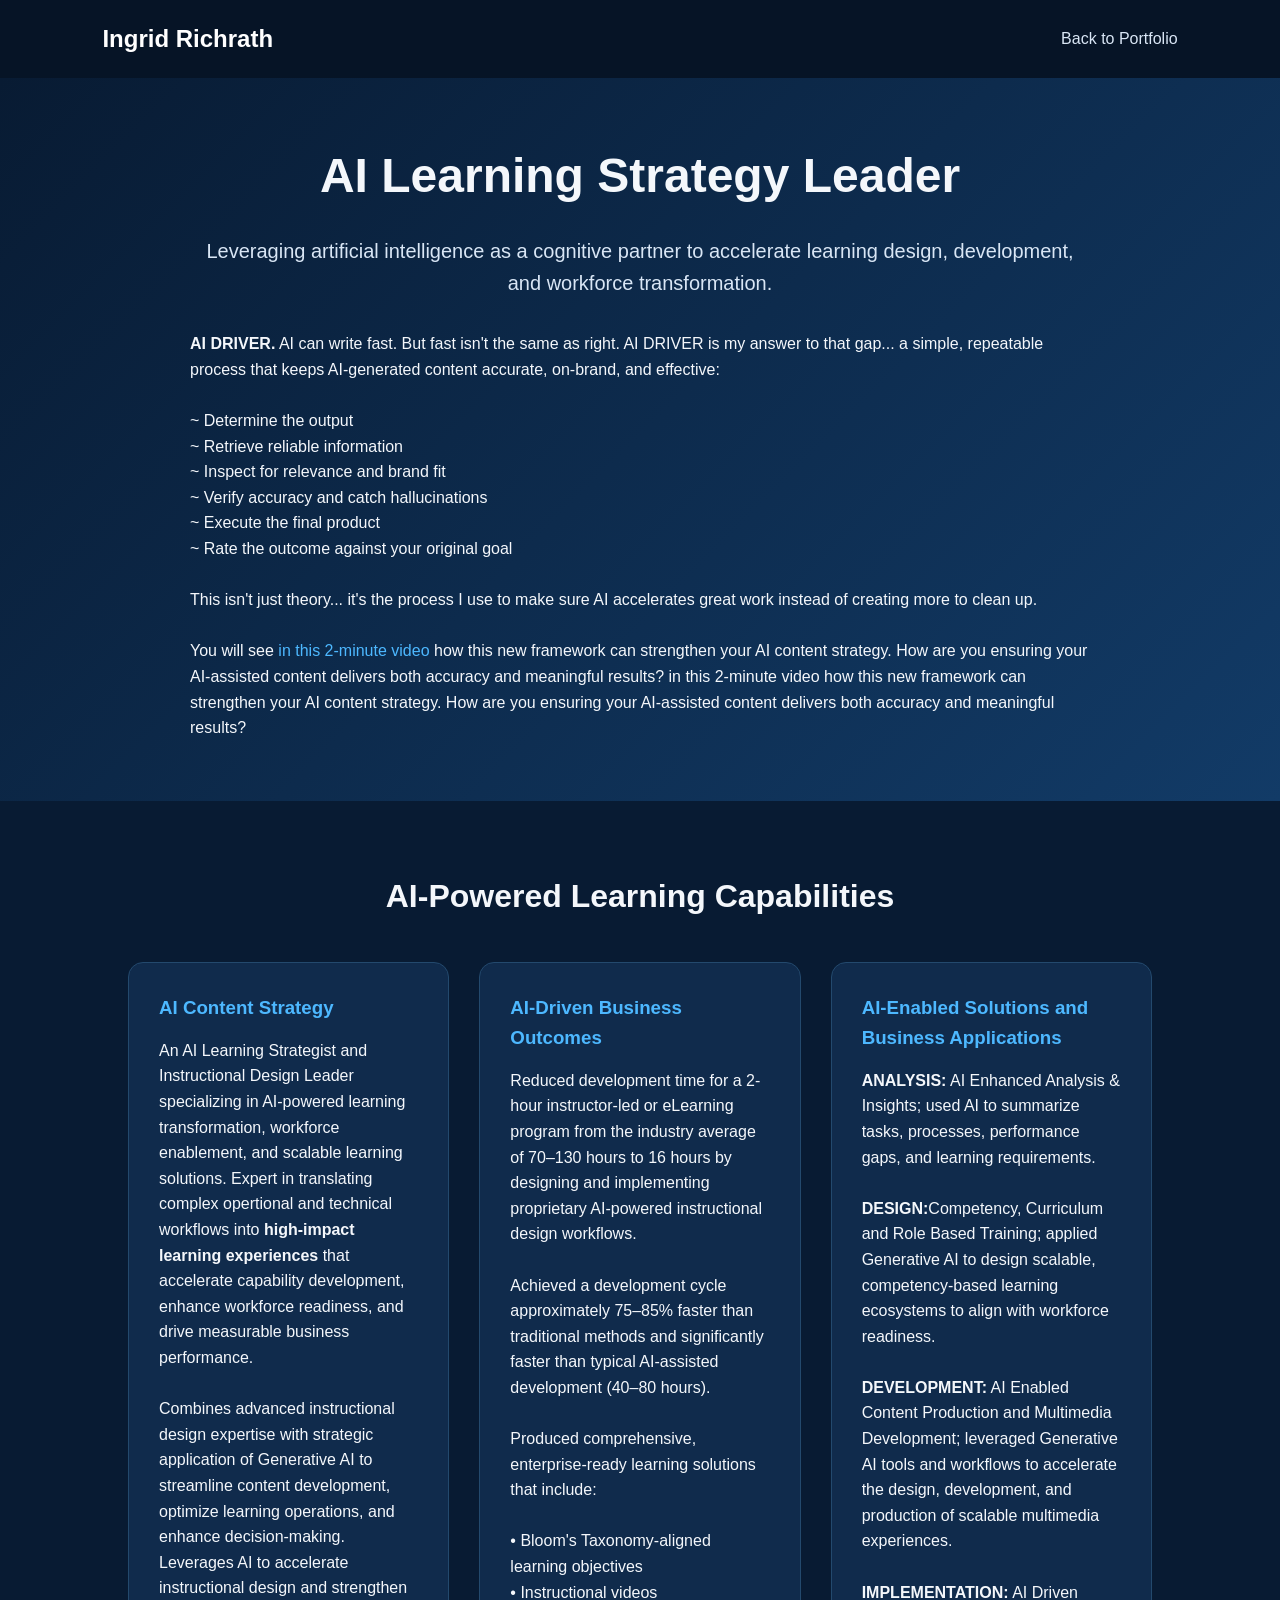
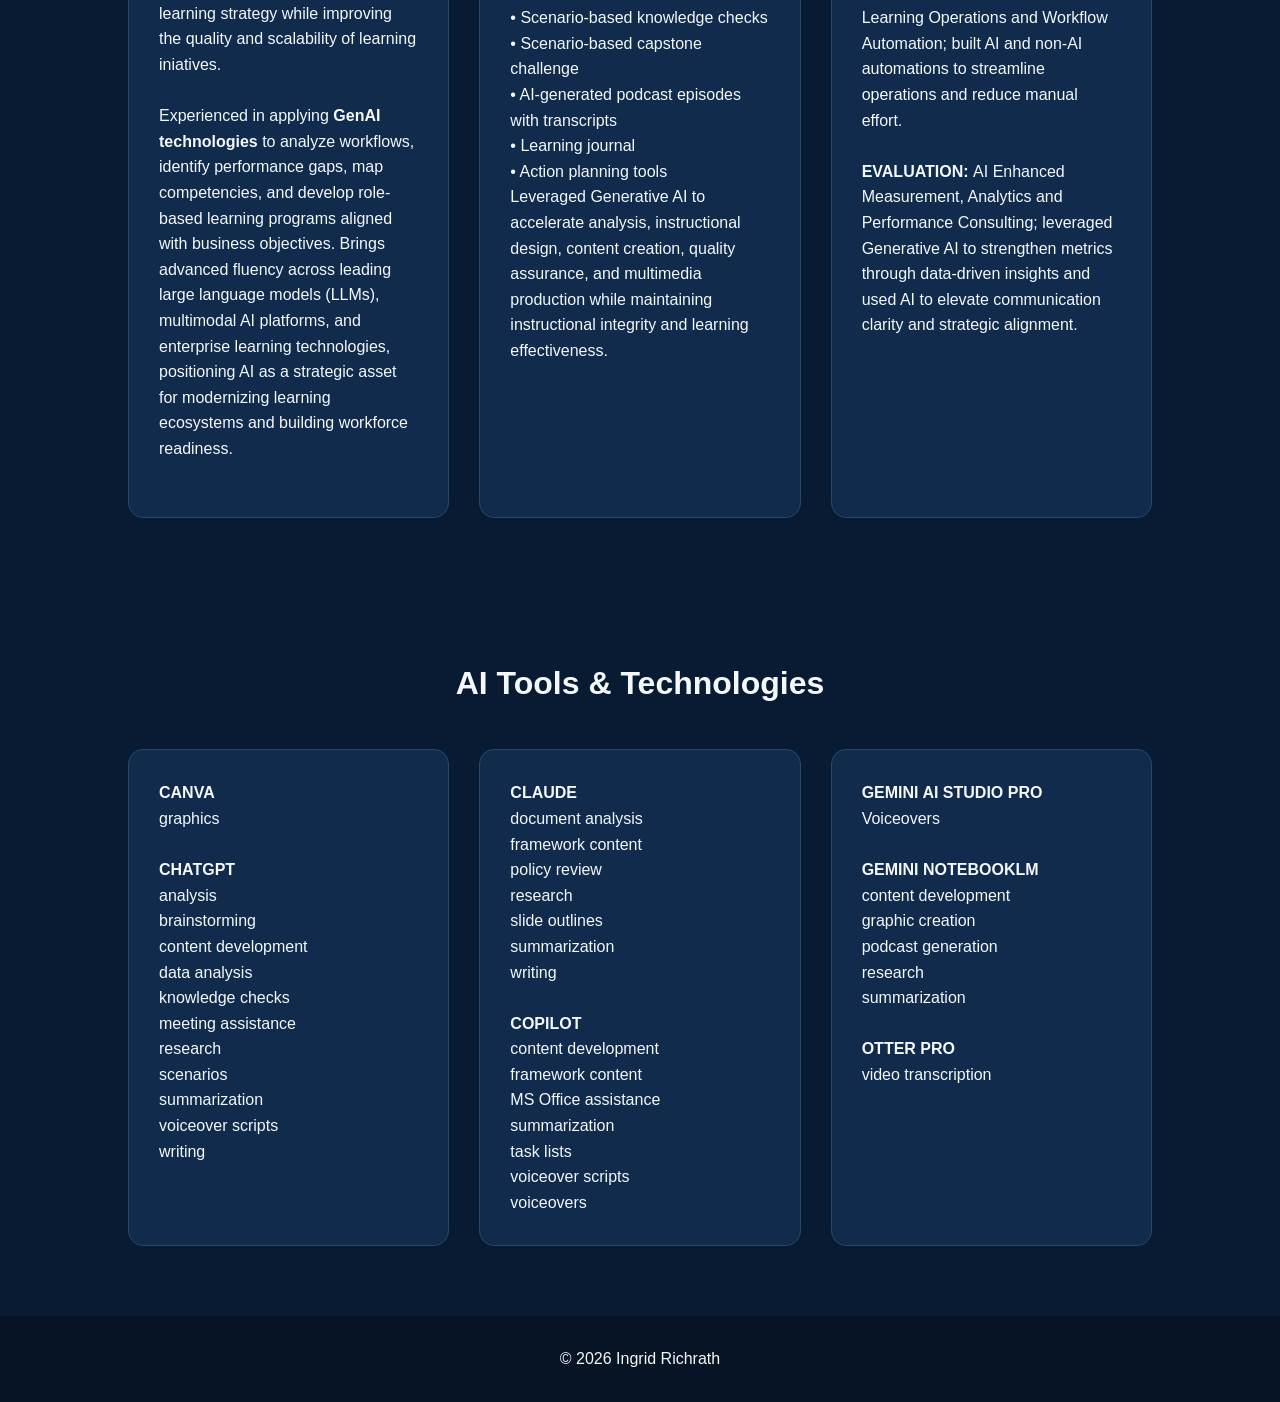
<file: pages/ai-strategy.html>
<!DOCTYPE html>
<html lang="en">
<head>
<meta charset="UTF-8">
<meta name="viewport" content="width=device-width, initial-scale=1.0">
<title>
AI Learning Strategy | Ingrid Richrath
</title>
<link rel="stylesheet" href="../assets/css/main.css">
</head>
<body>
<header class="header">
<nav class="navigation">
<div class="logo">
Ingrid Richrath
</div>
<ul class="nav-links">
<li>
<a href="../portfolio.html">
Back to Portfolio
</a>
</li>
</nav>
</header>
<section class="hero">
<div class="hero-content">
<h1>
AI Learning Strategy Leader
</h1>
<p class="hero-subtitle">
Leveraging artificial intelligence as a cognitive partner
to accelerate learning design, development,
and workforce transformation.
<br><br>
  <p align="left">
<b>AI DRIVER.</b> AI can write fast. But fast isn't the same as right. AI DRIVER is my answer to that gap... a simple, repeatable process that keeps AI-generated content accurate, on-brand, and effective:<br><br>
  <p align="left">
     
~ Determine the output<br>
~ Retrieve reliable information<br>
~ Inspect for relevance and brand fit<br>
~ Verify accuracy and catch hallucinations<br>
~ Execute the final product<br>
~ Rate the outcome against your original goal<br><br>
<p align="left">
This isn't just theory... it's the process I use to make sure AI accelerates great work instead of creating more to clean up.
<br><br>
You will see <a href="https://ingridthegreat.com/portfolio/AI_Driver.mp4" target="_blank">in this 2-minute video</a>  how this new framework can strengthen your AI content strategy. How are you ensuring your AI-assisted content delivers both accuracy and meaningful results?

</a>in this 2-minute video how this new framework can strengthen your AI content strategy. How are you ensuring your AI-assisted content delivers both accuracy and meaningful results?

</div>
</section>
<section>
<h2>
AI-Powered Learning Capabilities
</h2>

<div class="tile-container">

<div class="portfolio-tile">
<h3>
AI Content Strategy
</h3>
<p>
An AI Learning Strategist and Instructional Design Leader specializing in AI-powered learning transformation, workforce enablement, and scalable learning solutions. Expert in translating complex opertional and technical workflows into <b>high-impact learning experiences </b>that accelerate capability development, enhance workforce readiness, and drive measurable business performance.<br><br>

Combines </b>advanced instructional design expertise</b> with strategic application of Generative AI to streamline content development, optimize learning operations, and enhance decision-making. Leverages AI to accelerate instructional design and strengthen learning strategy while improving the quality and scalability of learning iniatives.<br><br>
Experienced in applying <b>GenAI technologies</b> to analyze workflows, identify performance gaps, map competencies, and develop role-based learning programs aligned with business objectives. Brings advanced fluency across leading large language models (LLMs), multimodal AI platforms,
and enterprise learning technologies, positioning AI as a strategic asset for modernizing learning ecosystems and building workforce readiness.<br><br>

</p>
</div>
<div class="portfolio-tile">
<h3>
AI-Driven Business Outcomes
</h3>
<p>
Reduced development time for a 2-hour instructor-led or eLearning program from the industry average of 70–130 hours to 16 hours by designing and implementing proprietary AI-powered instructional design workflows.
<br><br>
Achieved a development cycle approximately 75–85% faster than traditional methods and significantly faster than typical AI-assisted development (40–80 hours).
<br><br>
Produced comprehensive, enterprise-ready learning solutions that include:<br><br>
•	Bloom's Taxonomy-aligned learning objectives<br>
•	Instructional videos<br>
•	Scenario-based knowledge checks<br>
•	Scenario-based capstone challenge	<br>
•	AI-generated podcast episodes with transcripts<br>
•	Learning journal<br>
•	Action planning tools<br>
Leveraged Generative AI to accelerate analysis, instructional design, content creation, quality assurance, and multimedia production while maintaining instructional integrity and learning effectiveness.<br><br>
</p>
</div>
<div class="portfolio-tile">
<h3>
AI-Enabled Solutions and Business Applications
</h3>
<p>
<b>ANALYSIS:</b> AI Enhanced Analysis & Insights; used AI to summarize tasks, processes, performance gaps, and learning requirements.<br><br>
<b>DESIGN:</b>Competency, Curriculum and Role Based Training; applied Generative AI to design scalable, competency-based learning ecosystems to align with workforce readiness.<br><br>
<b>DEVELOPMENT:</b> AI Enabled Content Production and Multimedia Development; leveraged Generative AI tools and workflows to accelerate the design, development, and production of scalable multimedia experiences. <br><br>
<b>IMPLEMENTATION:</b> AI Driven Learning Operations and Workflow Automation; built AI and non-AI automations to streamline operations and reduce manual effort.<br><br>
<b>EVALUATION: </b>AI Enhanced Measurement, Analytics and Performance Consulting; leveraged Generative AI to strengthen metrics through data-driven insights and used AI to elevate communication clarity and strategic alignment.<br><br>



</p>
</div>
</div>
</section>

<section>
<h2>
AI Tools & Technologies
</h2>
<div class="tile-container">
<div class="portfolio-tile">
<p>
<b>CANVA</b><br>
graphics<br><br>

<b>CHATGPT</b><br>
analysis<br>
brainstorming<br>
content development<br>
data analysis<br>
knowledge checks<br>
meeting assistance<br>
research<br>
scenarios<br>
summarization<br>
voiceover scripts<br>
writing<br>

</p>
</div>
<div class="portfolio-tile">
<p>
<b>CLAUDE</b><br>
document analysis<br>
framework content<br>
policy review<br>
research<br>
slide outlines<br>
summarization<br>
writing<br><br>

<b>COPILOT</b><br>
content development<br>
framework content<br>
MS Office assistance<br>
summarization<br>
task lists<br>
voiceover scripts<br>
voiceovers
</p>
</div>

<div class="portfolio-tile">
<p>


<b>GEMINI AI STUDIO PRO</b><br>
Voiceovers<br><br>

<b>GEMINI NOTEBOOKLM</b><br>
content development<br>
graphic creation<br>
podcast generation<br>
research<br>
summarization<br><br>

<b>OTTER PRO</b><br>
video transcription<br>



</p>
</div>


</div>
</section>
<footer class="footer">
<p>
© 2026 Ingrid Richrath
</p>
</footer>


</body>
</html>
</file>
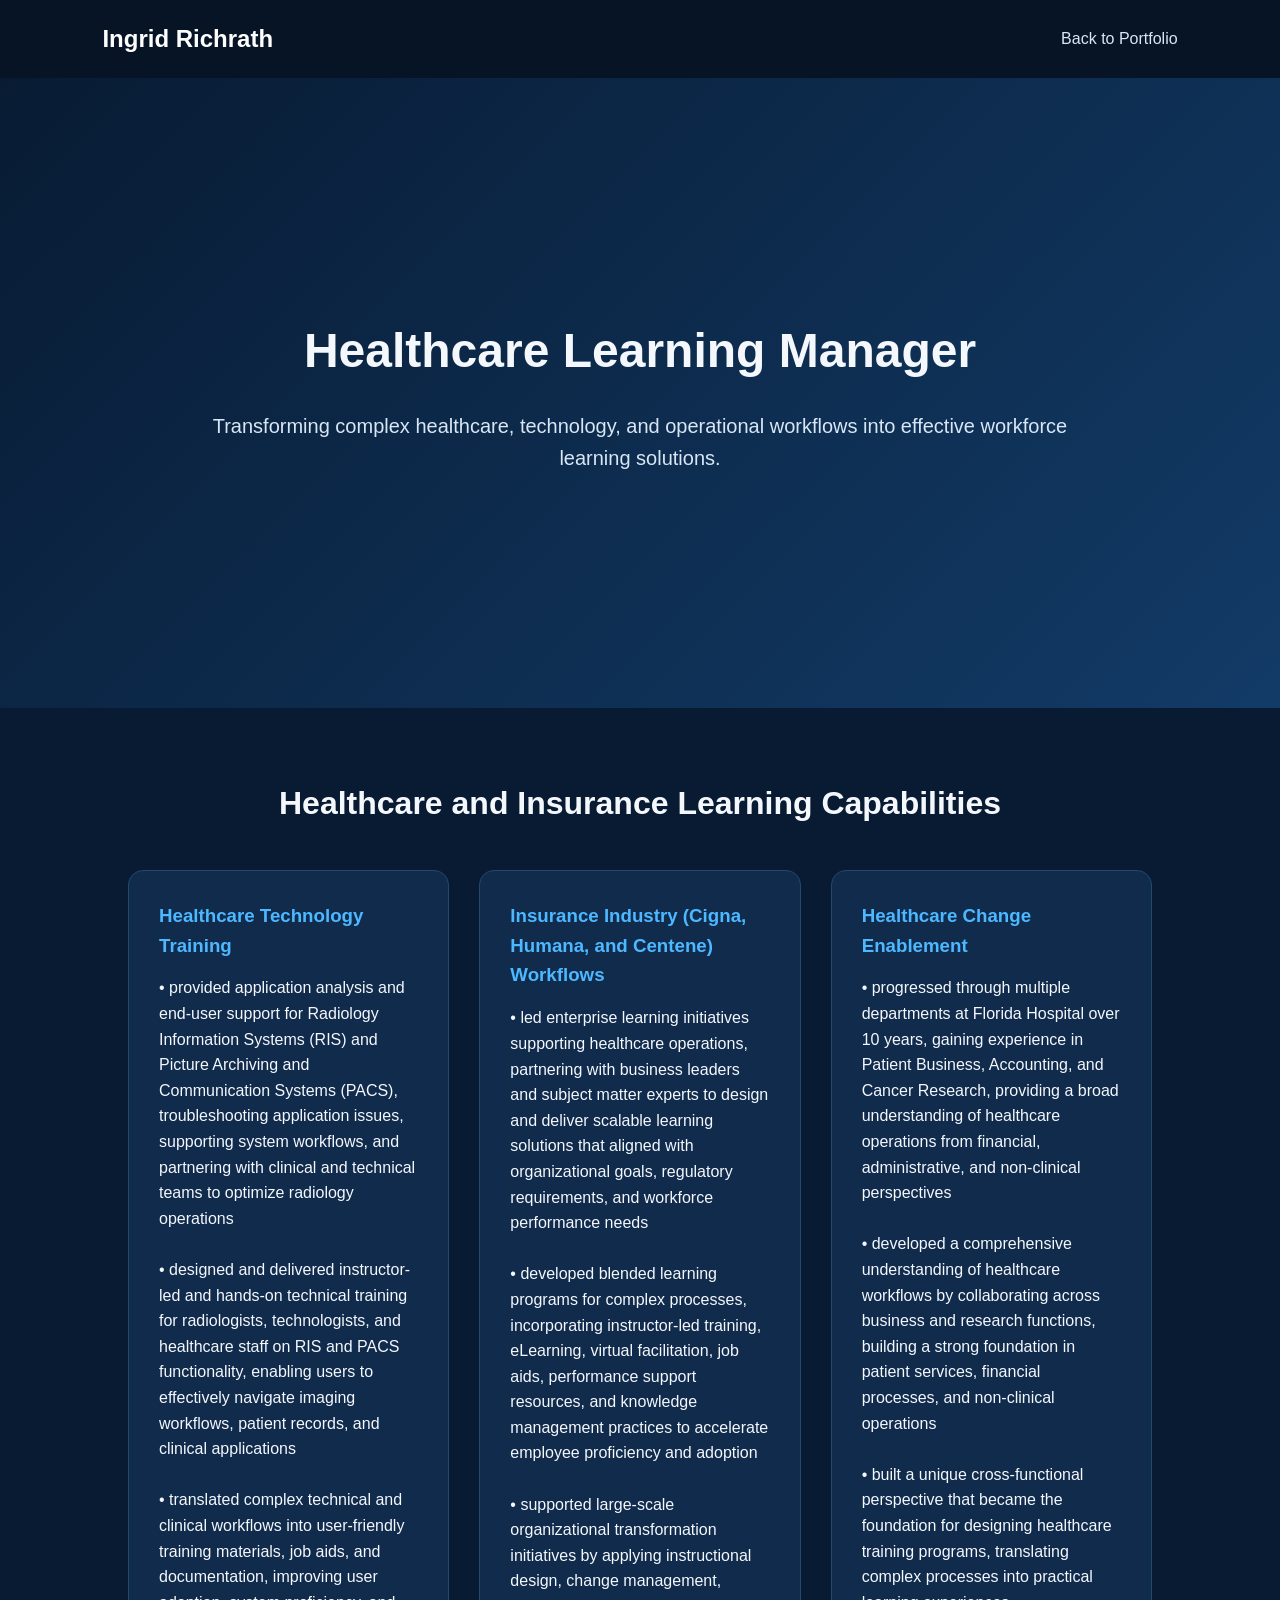
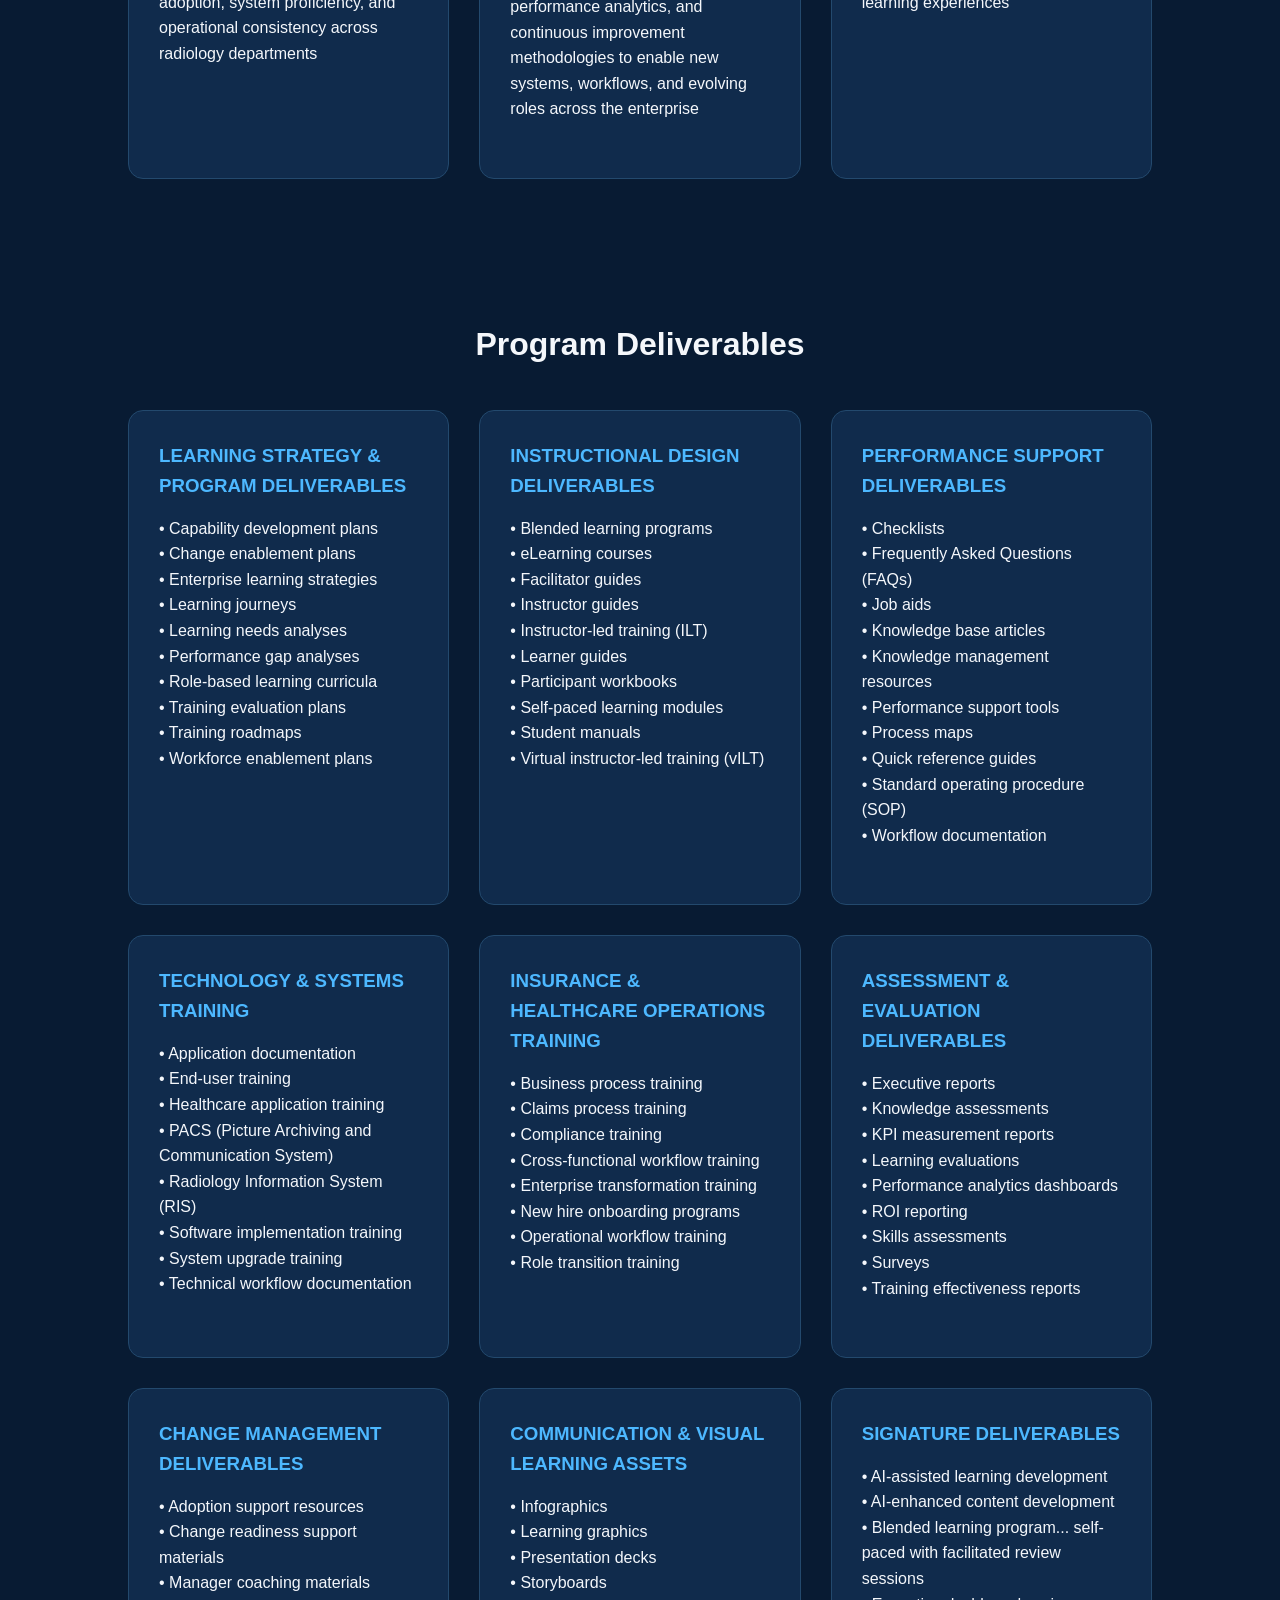
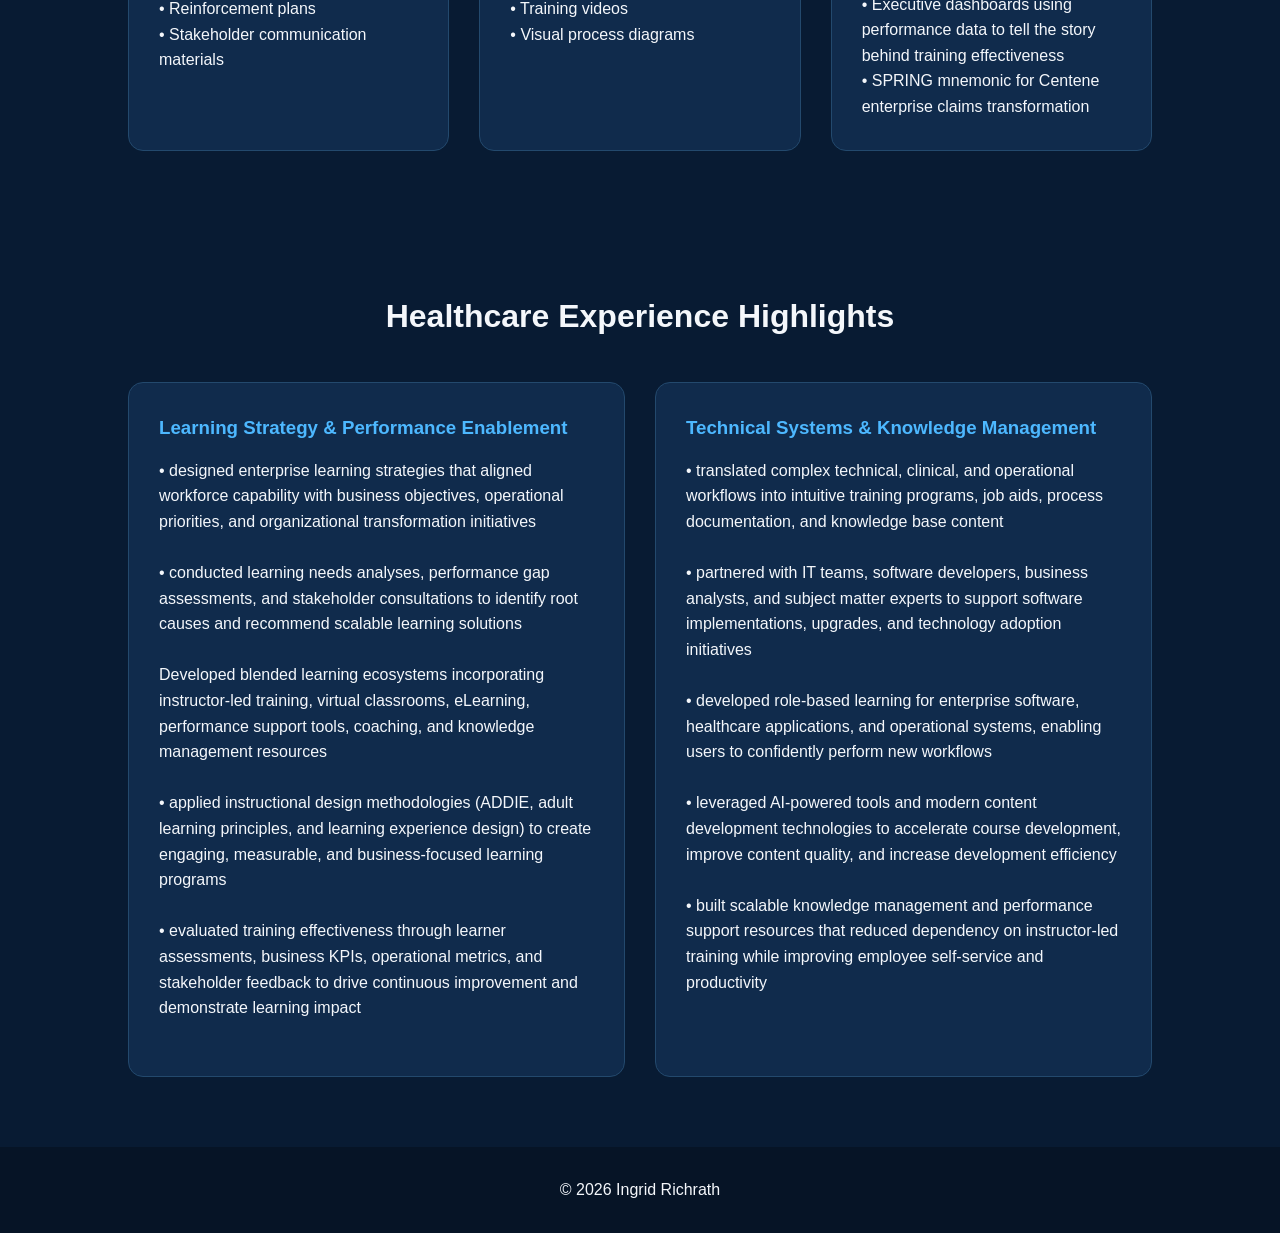
<file: pages/healthcare-learning-manager.html>
<!DOCTYPE html>
<html lang="en">
<head>
<meta charset="UTF-8">
<meta name="viewport" content="width=device-width, initial-scale=1.0">
<title>
Healthcare Learning Manager | Ingrid Richrath
</title>
<link rel="stylesheet" href="../assets/css/main.css">
</head>

<body>

<header class="header">
<nav class="navigation">
<div class="logo">
Ingrid Richrath
</div>
<ul class="nav-links">
<li>
<a href="../portfolio.html">
Back to Portfolio
</a>
</li>
</li>
</ul>
</nav>
</header>

<section class="hero">
<div class="hero-content">
<h1>
Healthcare Learning Manager
</h1>
<p class="hero-subtitle">
Transforming complex healthcare,
technology,
and operational workflows into
effective workforce learning solutions.
</p>
</div>
</section>
<section>
<h2>
Healthcare and Insurance Learning Capabilities
</h2>

<div class="tile-container">
<div class="portfolio-tile">
<h3>
Healthcare Technology Training
</h3>
<p>
•	provided application analysis and end-user support for Radiology Information Systems (RIS) and Picture Archiving and Communication Systems (PACS), troubleshooting application issues, supporting system workflows, and partnering with clinical and technical teams to optimize radiology operations<br><br>
•	designed and delivered instructor-led and hands-on technical training for radiologists, technologists, and healthcare staff on RIS and PACS functionality, enabling users to effectively navigate imaging workflows, patient records, and clinical applications<br><br>
•	translated complex technical and clinical workflows into user-friendly training materials, job aids, and documentation, improving user adoption, system proficiency, and operational consistency across radiology departments<br><br>
</p>
</div>
<div class="portfolio-tile">
<h3>
Insurance Industry (Cigna, Humana, and Centene) Workflows
</h3>
<p>
•	led enterprise learning initiatives supporting healthcare operations, partnering with business leaders and subject matter experts to design and deliver scalable learning solutions that aligned with organizational goals, regulatory requirements, and workforce performance needs<br><br>
•	developed blended learning programs for complex processes, incorporating instructor-led training, eLearning, virtual facilitation, job aids, performance support resources, and knowledge management practices to accelerate employee proficiency and adoption<br><br>
•	supported large-scale organizational transformation initiatives by applying instructional design, change management, performance analytics, and continuous improvement methodologies to enable new systems, workflows, and evolving roles across the enterprise<br><br>
</p>
</div>
<div class="portfolio-tile">
<h3>
Healthcare Change Enablement
</h3>
<p>
•	progressed through multiple departments at Florida Hospital over 10 years, gaining experience in Patient Business, Accounting, and Cancer Research, providing a broad understanding of healthcare operations from financial, administrative, and non-clinical perspectives<br><br>
•	developed a comprehensive understanding of healthcare workflows by collaborating across business and research functions, building a strong foundation in patient services, financial processes, and non-clinical operations<br><br>
•	built a unique cross-functional perspective that became the foundation for designing healthcare training programs, translating complex processes into practical learning experiences<br><br>
</p>
</div>

</div>
</section>

<section>
<h2>
Program Deliverables
</h2>
<div class="tile-container">
<div class="portfolio-tile">
<h3>
LEARNING STRATEGY & PROGRAM DELIVERABLES
</h3>
<p>
•   Capability development plans<br>
•   Change enablement plans<br>
•   Enterprise learning strategies<br>
•   Learning journeys<br>
•   Learning needs analyses<br>
•   Performance gap analyses<br>
•   Role-based learning curricula<br>
•   Training evaluation plans<br>
•   Training roadmaps<br>
•   Workforce enablement plans<br><br>

</p>
</div>
<div class="portfolio-tile">
<h3>
INSTRUCTIONAL DESIGN DELIVERABLES</h3>
<p>
•   Blended learning programs<br>
•   eLearning courses<br>
•   Facilitator guides<br>
•   Instructor guides<br>
•   Instructor-led training (ILT)<br>
•   Learner guides<br>
•   Participant workbooks<br>
•   Self-paced learning modules<br>
•   Student manuals<br>
•   Virtual instructor-led training (vILT)<br><br>

</p>

</div>
<div class="portfolio-tile">
<h3>
PERFORMANCE SUPPORT DELIVERABLES

</h3>
<p>
•   Checklists<br>
•   Frequently Asked Questions (FAQs)<br>
•   Job aids<br>
•   Knowledge base articles<br>
•   Knowledge management resources<br>
•   Performance support tools<br>
•   Process maps<br>
•   Quick reference guides<br>
•   Standard operating procedure (SOP)<br>
•   Workflow documentation<br><br>

</p>

</div>
<div class="portfolio-tile">
<h3>
TECHNOLOGY & SYSTEMS TRAINING</h3>
<p>
•   Application documentation<br>
•   End-user training<br>
•   Healthcare application training<br>
•   PACS (Picture Archiving and Communication System)<br>
•   Radiology Information System (RIS)<br>
•   Software implementation training<br>
•   System upgrade training<br>
•   Technical workflow documentation<br><br>
</p>
</div>
<div class="portfolio-tile">
<h3>
INSURANCE & HEALTHCARE OPERATIONS TRAINING
</h3>
<p>
•   Business process training<br>
•   Claims process training<br>
•   Compliance training<br>
•   Cross-functional workflow training<br>
•   Enterprise transformation training<br>
•   New hire onboarding programs<br>
•   Operational workflow training<br>
•   Role transition training<br><br>

</p>
</div>
<div class="portfolio-tile">
<h3>
ASSESSMENT & EVALUATION DELIVERABLES
</h3>
<p>
•   Executive reports<br>
•   Knowledge assessments<br>
•   KPI measurement reports<br>
•   Learning evaluations<br>
•   Performance analytics dashboards<br>
•   ROI reporting<br>
•   Skills assessments<br>
•   Surveys<br>
•   Training effectiveness reports<br><br>

</p>
</div>

<div class="portfolio-tile">
<h3>
CHANGE MANAGEMENT DELIVERABLES</h3>
<p>
•   Adoption support resources<br>
•   Change readiness support materials<br>
•   Manager coaching materials<br>
•   Reinforcement plans<br>
•   Stakeholder communication materials<br><br>
</div>


<div class="portfolio-tile">
<h3>
COMMUNICATION & VISUAL LEARNING ASSETS
</h3>
<p>
•   Infographics<br>
•   Learning graphics<br>
•   Presentation decks<br>
•   Storyboards<br>
•   Training videos<br>
•   Visual process diagrams<br><br>
</div>
<div class="portfolio-tile">
<h3>
SIGNATURE DELIVERABLES</h3>
<p>
•   AI-assisted learning development<br>
•   AI-enhanced content development<br>
•   Blended learning program... self-paced with facilitated review sessions<br>
•   Executive dashboards using performance data to tell the story behind training effectiveness<br>
•   SPRING mnemonic for Centene enterprise claims transformation<br>

</p>


</p>
</div>
</div>
</section> 








</section>





<section>
<h2>
Healthcare Experience Highlights
</h2>

<div class="tile-container">
<div class="portfolio-tile">
<h3>
Learning Strategy & Performance Enablement
</h3>
<p>
•	designed enterprise learning strategies that aligned workforce capability with business objectives, operational priorities, and organizational transformation initiatives<br><br>
•	conducted learning needs analyses, performance gap assessments, and stakeholder consultations to identify root causes and recommend scalable learning solutions<br><br>
Developed blended learning ecosystems incorporating instructor-led training, virtual classrooms, eLearning, performance support tools, coaching, and knowledge management resources<br><br>
•	applied instructional design methodologies (ADDIE, adult learning principles, and learning experience design) to create engaging, measurable, and business-focused learning programs<br><br>
•	evaluated training effectiveness through learner assessments, business KPIs, operational metrics, and stakeholder feedback to drive continuous improvement and demonstrate learning impact<br><br>
</p>
</div>
<div class="portfolio-tile">
<h3>
Technical Systems & Knowledge Management
</h3>
<p>
•	translated complex technical, clinical, and operational workflows into intuitive training programs, job aids, process documentation, and knowledge base content<br><br>
•	partnered with IT teams, software developers, business analysts, and subject matter experts to support software implementations, upgrades, and technology adoption initiatives<br><br>
•	developed role-based learning for enterprise software, healthcare applications, and operational systems, enabling users to confidently perform new workflows<br><br>
•	leveraged AI-powered tools and modern content development technologies to accelerate course development, improve content quality, and increase development efficiency<br><br>
•	built scalable knowledge management and performance support resources that reduced dependency on instructor-led training while improving employee self-service and productivity<br><br>
</p>
</div>
</section>

<footer class="footer">
<p>
© 2026 Ingrid Richrath
</p>
</footer>
</body>
</html>
</file>
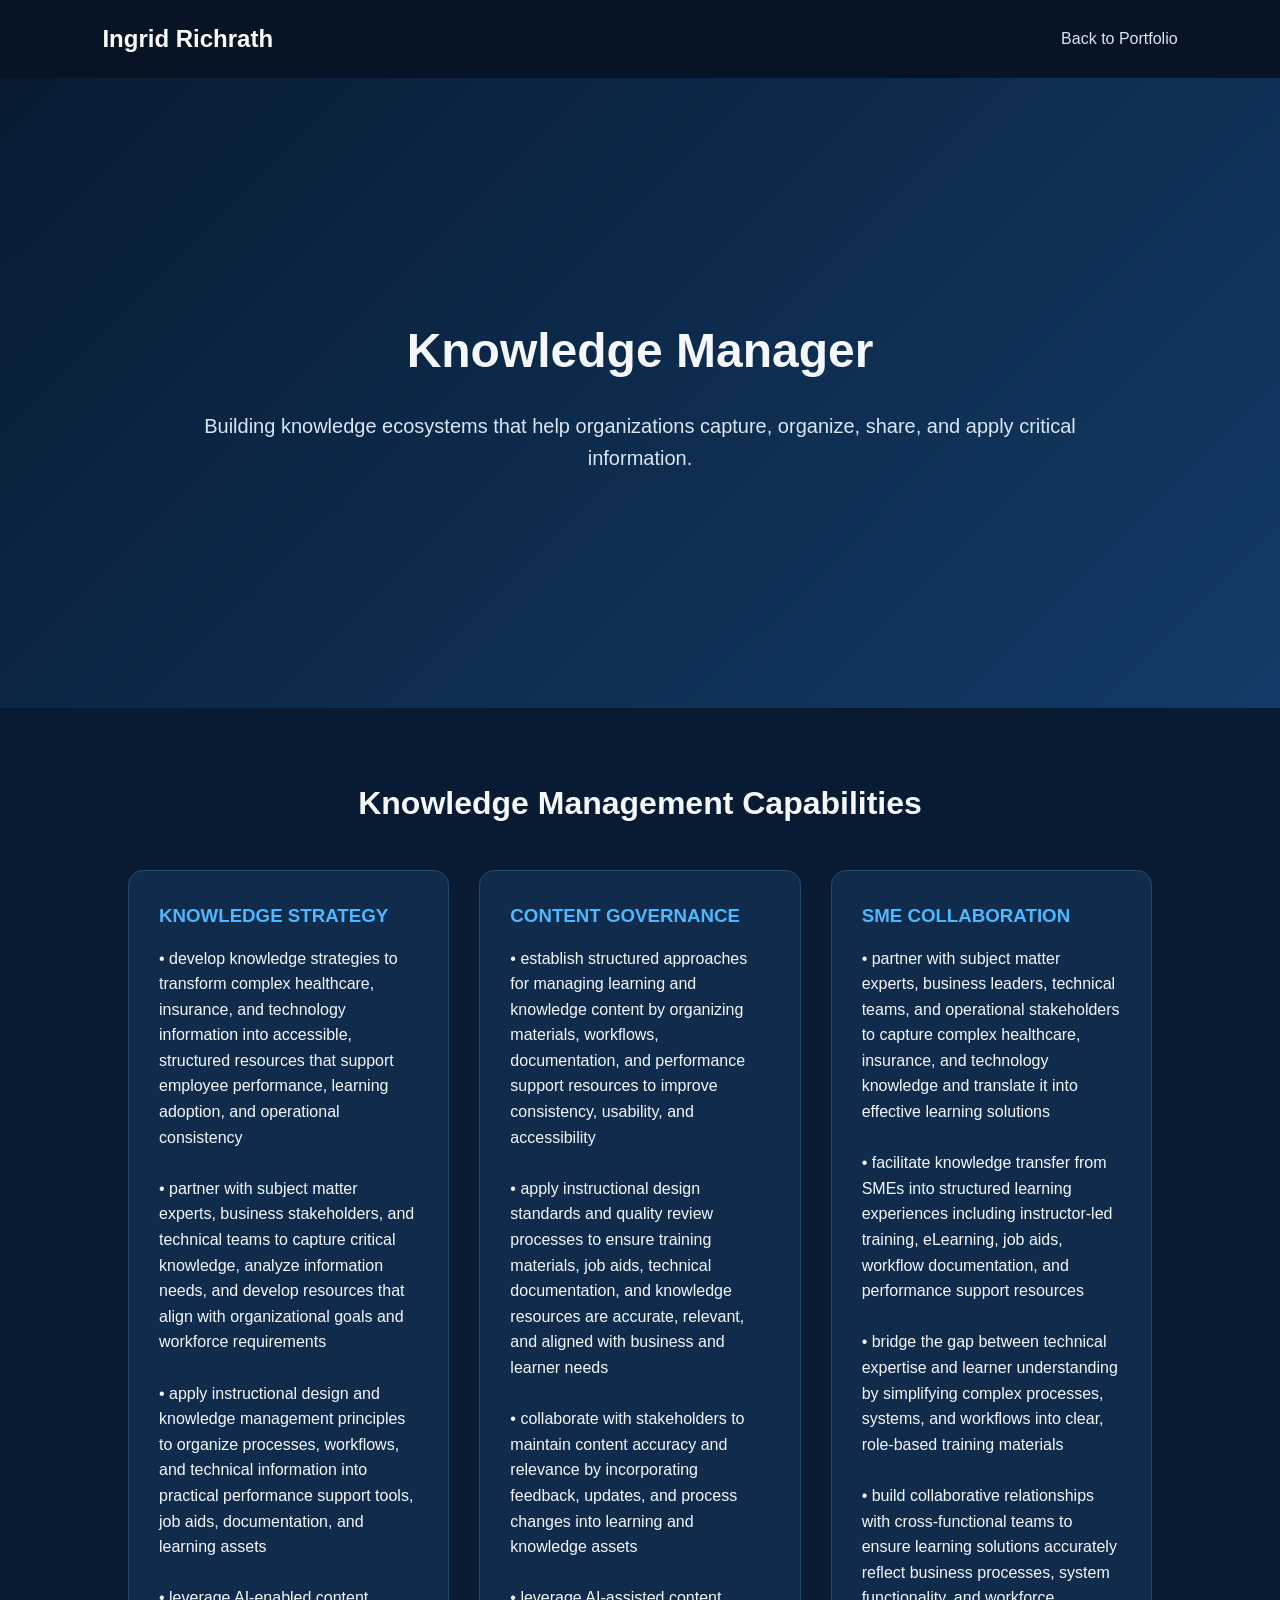
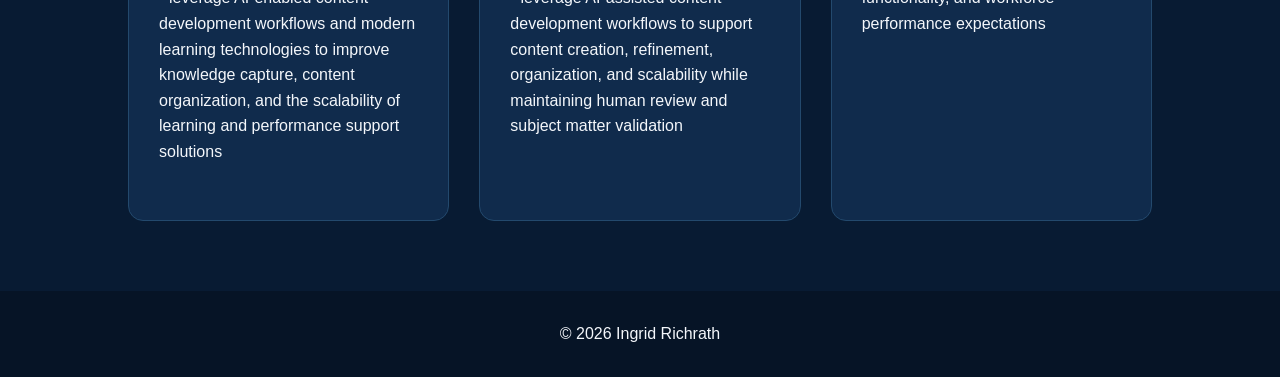
<file: pages/knowledge-manager.html>
<!DOCTYPE html>

<html lang="en">


<head>

<meta charset="UTF-8">

<meta name="viewport" content="width=device-width, initial-scale=1.0">


<title>
Knowledge Manager | Ingrid Richrath
</title>


<link rel="stylesheet" href="../assets/css/main.css">


</head>



<body>



<header class="header">


<nav class="navigation">


<div class="logo">

Ingrid Richrath

</div>


<ul class="nav-links">


<li>
<a href="../portfolio.html">
Back to Portfolio
</a>
</li>
</ul>
</nav>
</header>

<section class="hero">
<div class="hero-content">
<h1>
Knowledge Manager
</h1>
<p class="hero-subtitle">

Building knowledge ecosystems that help organizations
capture, organize, share, and apply critical information.
</p>
</div>
</section>
<section>

<h2>
Knowledge Management Capabilities
</h2>
<div class="tile-container">
<div class="portfolio-tile">
<h3>
KNOWLEDGE STRATEGY
</h3>
<p>
•	develop knowledge strategies to transform complex healthcare, insurance, and technology information into accessible, structured resources that support employee performance, learning adoption, and operational consistency<br><br>
•	partner with subject matter experts, business stakeholders, and technical teams to capture critical knowledge, analyze information needs, and develop resources that align with organizational goals and workforce requirements<br><br>
•	apply instructional design and knowledge management principles to organize processes, workflows, and technical information into practical performance support tools, job aids, documentation, and learning assets<br><br>
•	leverage AI-enabled content development workflows and modern learning technologies to improve knowledge capture, content organization, and the scalability of learning and performance support solutions<br><br>
</p>
</div>

<div class="portfolio-tile">
<h3>
CONTENT GOVERNANCE
</h3>
<p>

•	establish structured approaches for managing learning and knowledge content by organizing materials, workflows, documentation, and performance support resources to improve consistency, usability, and accessibility<br><br>
•	apply instructional design standards and quality review processes to ensure training materials, job aids, technical documentation, and knowledge resources are accurate, relevant, and aligned with business and learner needs<br><br>
•	collaborate with stakeholders to maintain content accuracy and relevance by incorporating feedback, updates, and process changes into learning and knowledge assets<br><br>
•	leverage AI-assisted content development workflows to support content creation, refinement, organization, and scalability while maintaining human review and subject matter validation<br><br>
</p>
</div>
<div class="portfolio-tile">
<h3>
SME COLLABORATION
</h3>
<p>

•	partner with subject matter experts, business leaders, technical teams, and operational stakeholders to capture complex healthcare, insurance, and technology knowledge and translate it into effective learning solutions<br><br>
•	facilitate knowledge transfer from SMEs into structured learning experiences including instructor-led training, eLearning, job aids, workflow documentation, and performance support resources<br><br>
•	bridge the gap between technical expertise and learner understanding by simplifying complex processes, systems, and workflows into clear, role-based training materials<br><br>
•	build collaborative relationships with cross-functional teams to ensure learning solutions accurately reflect business processes, system functionality, and workforce performance expectations<br><br>

</p>


</div>



</div>


</section>


<footer class="footer">
<p>
© 2026 Ingrid Richrath
</p>
</footer>
</body>
</html>
</file>
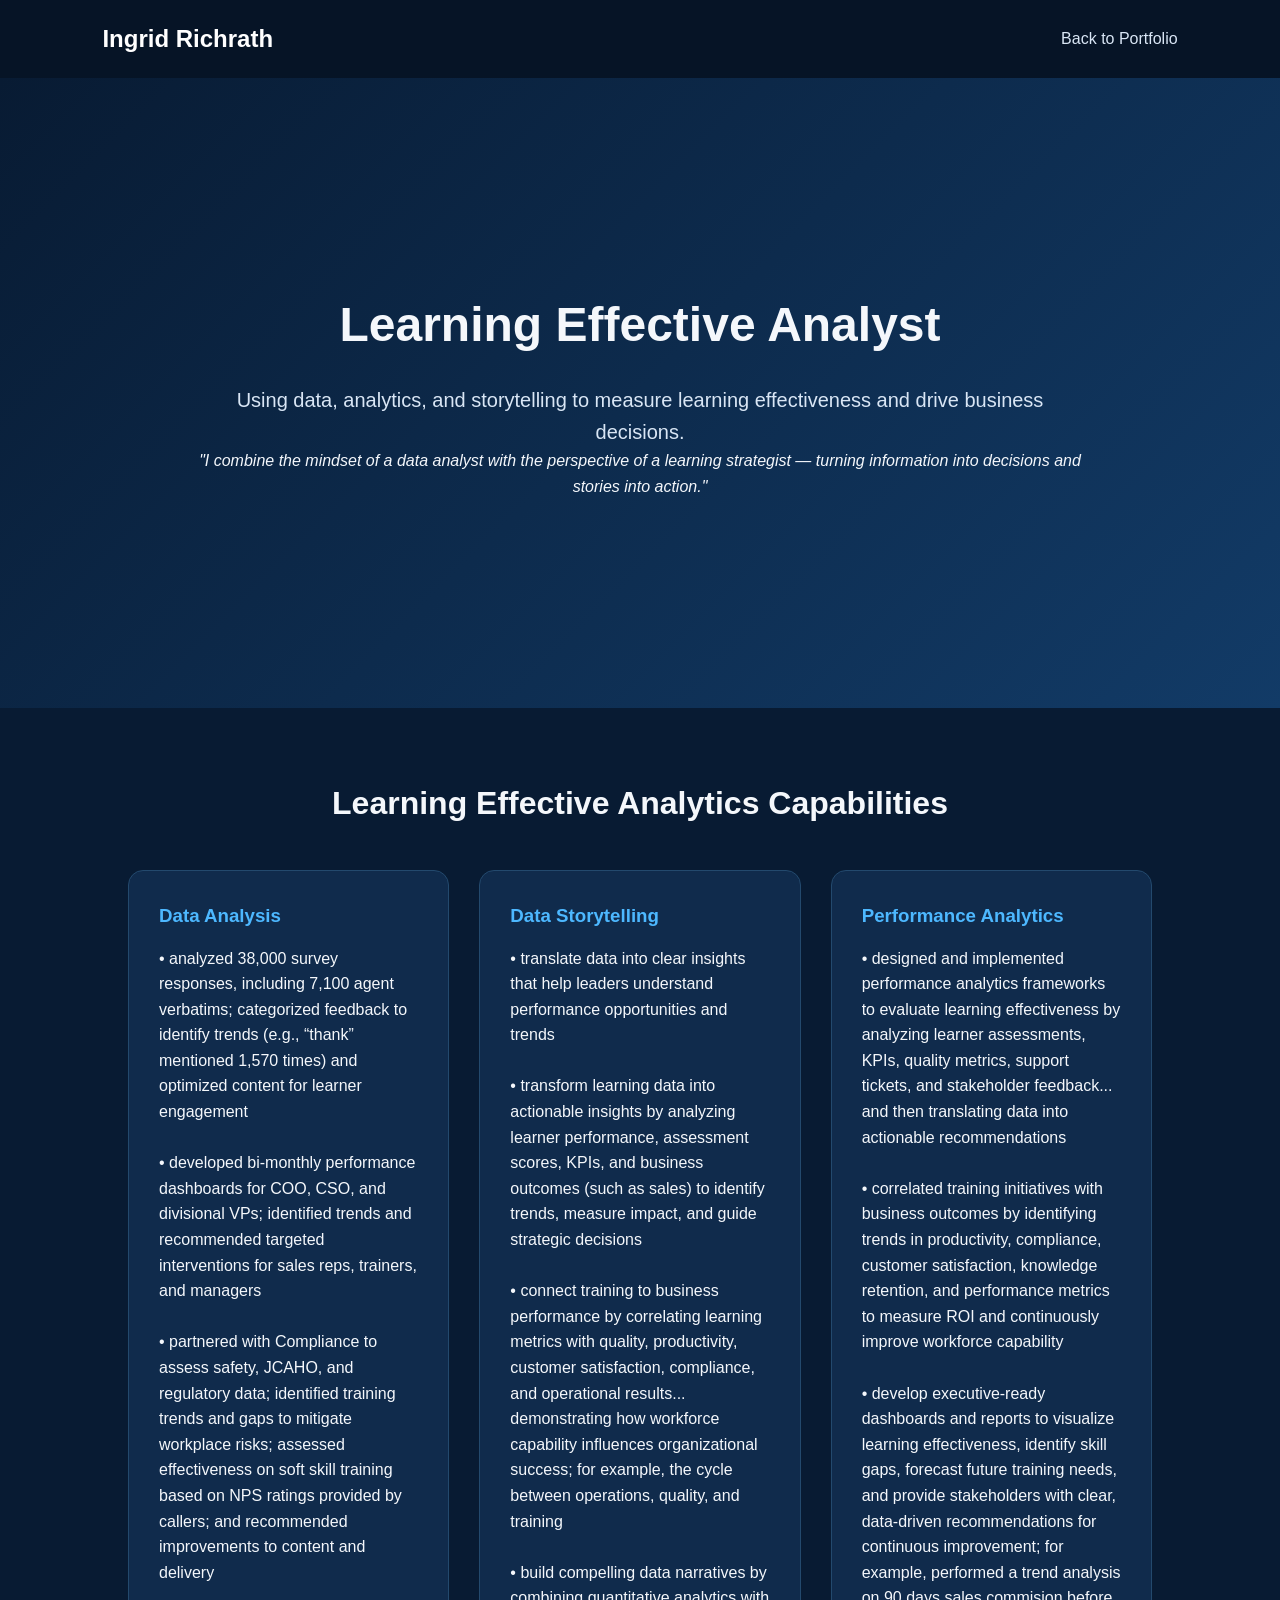
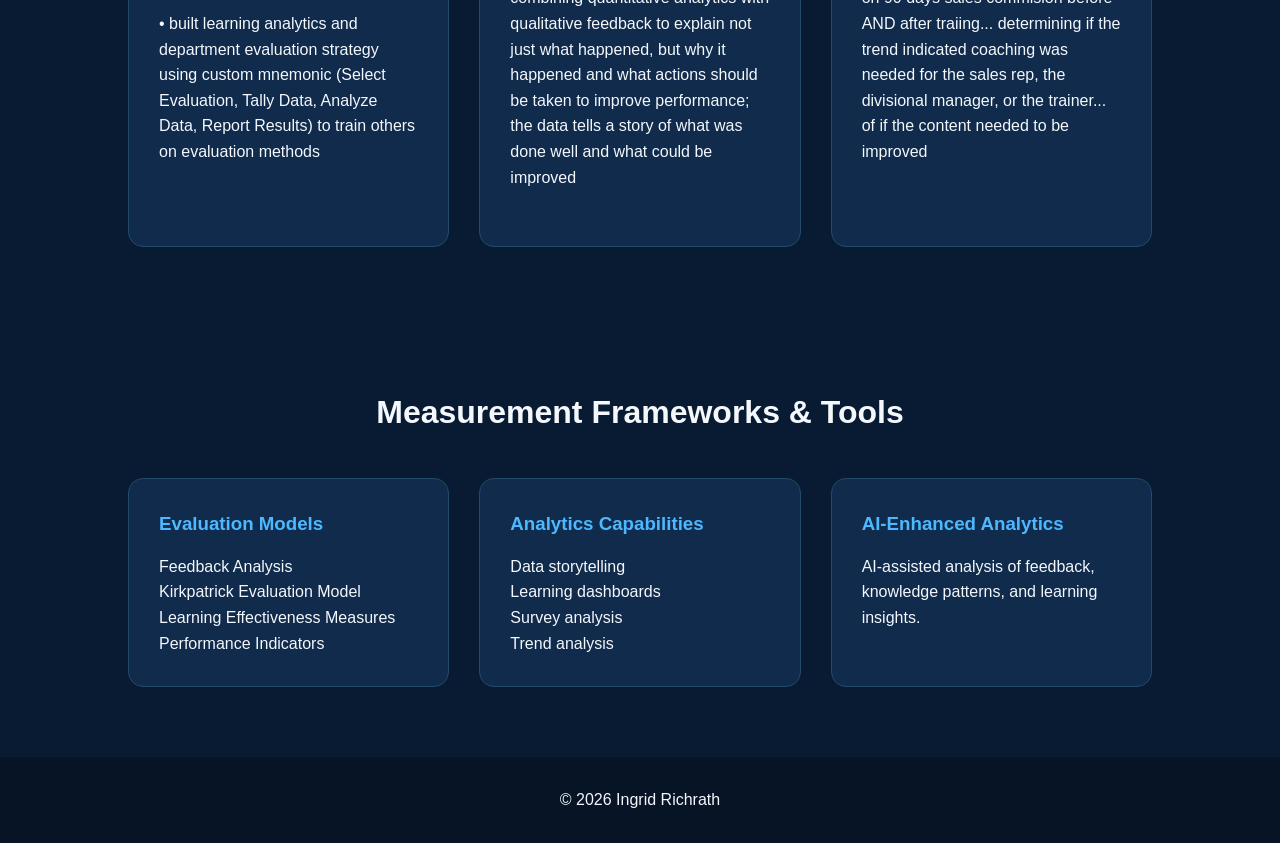
<file: pages/learning-analyst.html>
<!DOCTYPE html>
<html lang="en">
<head>
<meta charset="UTF-8">
<meta name="viewport" content="width=device-width, initial-scale=1.0">
<title>
Learning Analyst | Ingrid Richrath
</title>
<link rel="stylesheet" href="../assets/css/main.css">
</head>

<body>

<header class="header">
<nav class="navigation">
<div class="logo">
Ingrid Richrath
</div>
<ul class="nav-links">
<li>
<a href="../portfolio.html">
Back to Portfolio
</a>
</li>
</ul>
</nav>
</header>
<section class="hero">
<div class="hero-content">
<h1>
Learning Effective Analyst
</h1>
<p class="hero-subtitle">
Using data, analytics, and storytelling to measure
learning effectiveness and drive business decisions.
</p>
<i>"I combine the mindset of a data analyst
with the perspective of a learning strategist —
turning information into decisions and stories
into action."</i>
</div>
</section>
<section>
<h2>
Learning Effective Analytics Capabilities
</h2>

<div class="tile-container">
<div class="portfolio-tile">
<h3>
Data Analysis
</h3>
<p>

•	analyzed 38,000 survey responses, including 7,100 agent verbatims; categorized feedback to identify trends (e.g., “thank” mentioned 1,570 times) and optimized content for learner engagement<br><br>
•	developed bi-monthly performance dashboards for COO, CSO, and divisional VPs; identified trends and recommended targeted interventions for sales reps, trainers, and managers<br><br>
•	partnered with Compliance to assess safety, JCAHO, and regulatory data; identified training trends and gaps to mitigate workplace risks; assessed effectiveness on soft skill training based on NPS ratings provided by callers; and recommended improvements to content and delivery<br><br>
•	built learning analytics and department evaluation strategy using custom mnemonic (Select Evaluation, Tally Data, Analyze Data, Report Results) to train others on evaluation methods<br><br>


    
</p>
</div>
<div class="portfolio-tile">
<h3>
Data Storytelling
</h3>
<p>
•	translate data into clear insights that help leaders understand performance opportunities and trends<br><br>
•	transform learning data into actionable insights by analyzing learner performance, assessment scores, KPIs, and business outcomes (such as sales) to identify trends, measure impact, and guide strategic decisions<br><br>
•	connect training to business performance by correlating learning metrics with quality, productivity, customer satisfaction, compliance, and operational results... demonstrating how workforce capability influences organizational success; for example, the cycle between operations, quality, and training<br><br>
•	build compelling data narratives by combining quantitative analytics with qualitative feedback to explain not just what happened, but why it happened and what actions should be taken to improve performance; the data tells a story of what was done well and what could be improved<br><br>



</p>
</div>
<div class="portfolio-tile">
<h3>
Performance Analytics
</h3>
<p>
•	designed and implemented performance analytics frameworks to evaluate learning effectiveness by analyzing learner assessments, KPIs, quality metrics, support tickets, and stakeholder feedback... and then translating data into actionable recommendations<br><br>
•	correlated training initiatives with business outcomes by identifying trends in productivity, compliance, customer satisfaction, knowledge retention, and performance metrics to measure ROI and continuously improve workforce capability<br><br>
•	develop executive-ready dashboards and reports to visualize learning effectiveness, identify skill gaps, forecast future training needs, and provide stakeholders with clear, data-driven recommendations for continuous improvement; for example, performed a trend analysis on 90 days sales commision before AND after traiing... determining if the trend indicated coaching was needed for the sales rep, the divisional manager, or the trainer... of if the content needed to be improved<br><br>




</p>
</div>

</div>
</section>

<section>
<h2>
Measurement Frameworks & Tools
</h2>

<div class="tile-container">
<div class="portfolio-tile">
<h3>
Evaluation Models
</h3>
<p>
Feedback Analysis<br>
Kirkpatrick Evaluation Model<br>
Learning Effectiveness Measures<br>
Performance Indicators<br>

</p>
</div>
<div class="portfolio-tile">
<h3>
Analytics Capabilities
</h3>
<p>
Data storytelling<br> 
Learning dashboards<br>
Survey analysis<br>
Trend analysis<br>

</p>
</div>
<div class="portfolio-tile">
<h3>
AI-Enhanced Analytics
</h3>
<p>
AI-assisted analysis of feedback,
knowledge patterns,
and learning insights.
</p>
</div>

</div>
</section>


<footer class="footer">
<p>
© 2026 Ingrid Richrath
</p>
</footer>

</body>
</html>
</file>
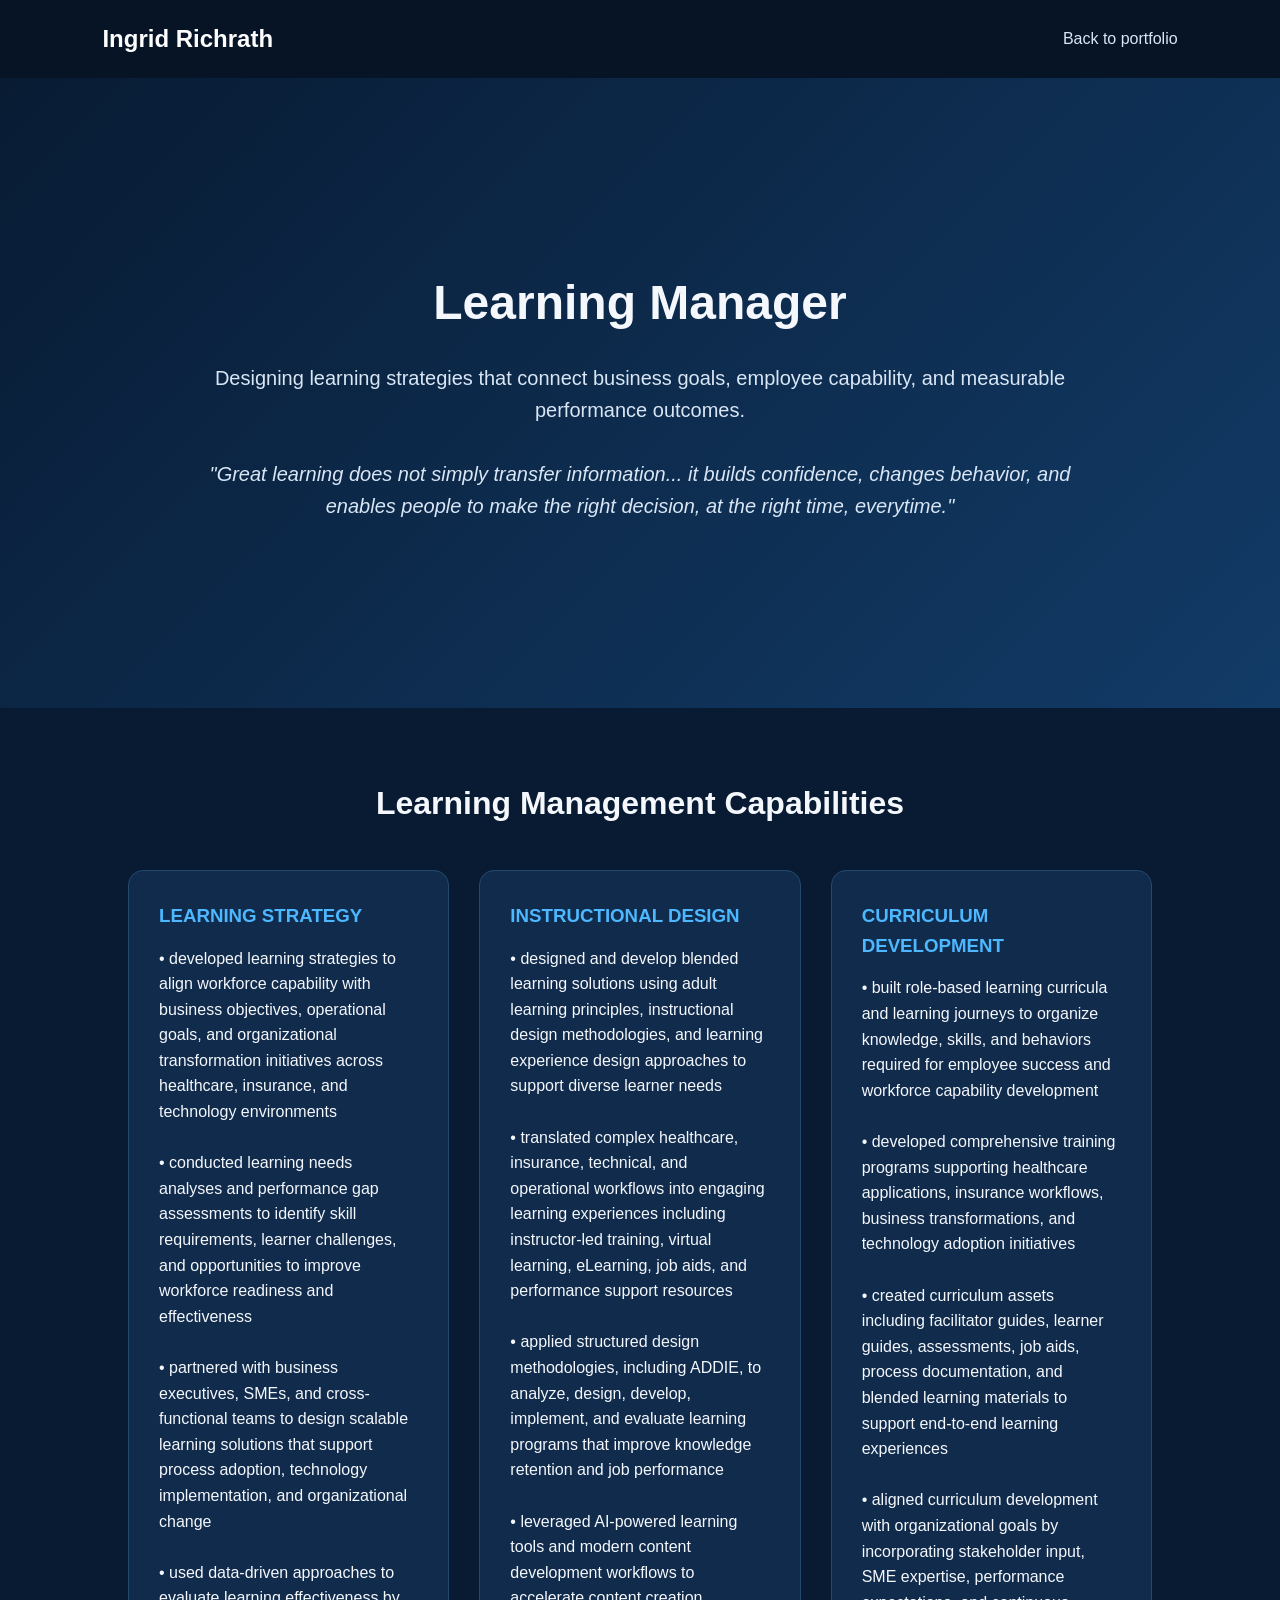
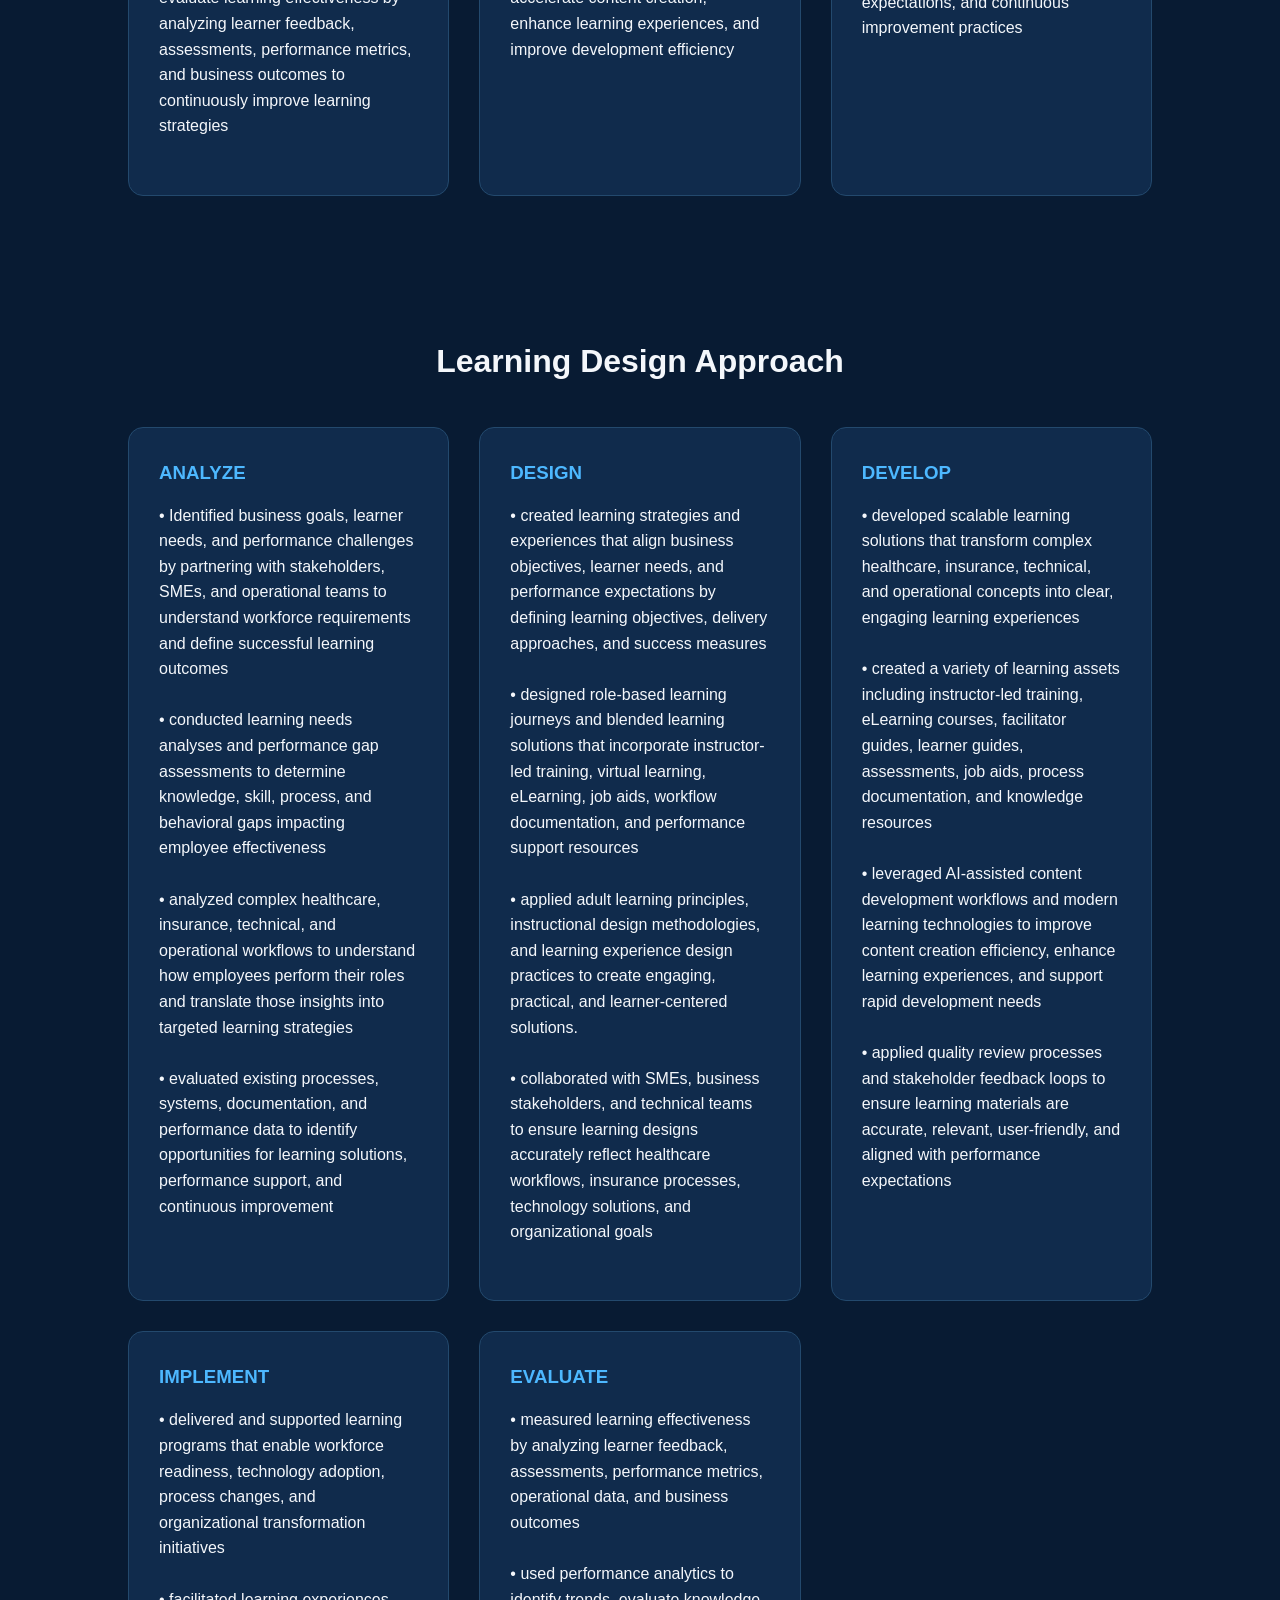
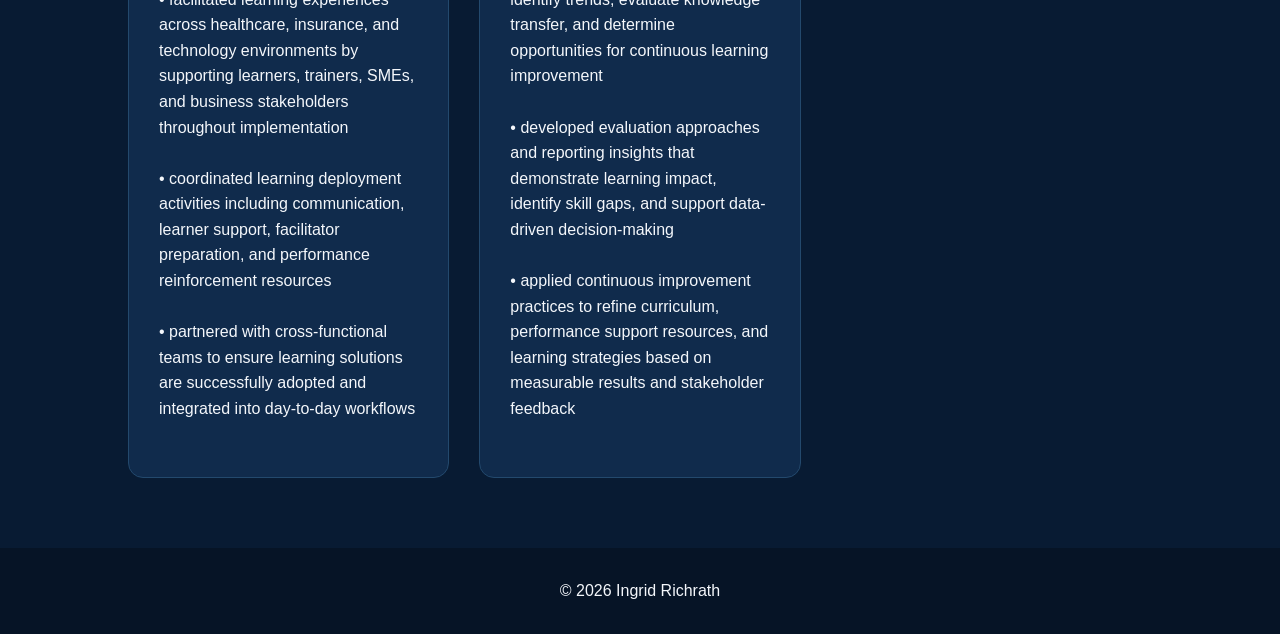
<file: pages/learning-manager.html>
<!DOCTYPE html>
<html lang="en">
<head>
<meta charset="UTF-8">
<meta name="viewport" content="width=device-width, initial-scale=1.0">
<title>
Learning Manager | Ingrid Richrath
</title>
<link rel="stylesheet" href="../assets/css/main.css">
</head>


<body>


<header class="header">
<nav class="navigation">
<div class="logo">
Ingrid Richrath
</div>
<ul class="nav-links">
<li>
<a href="../portfolio.html">
Back to portfolio
</a>
</li>
</ul>
</nav>
</header>

<section class="hero">
<div class="hero-content">
<h1>
Learning Manager
</h1>
<p class="hero-subtitle">
Designing learning strategies that connect
business goals,
employee capability,
and measurable performance outcomes.
<br><br>
<i>"Great learning does not simply transfer information...  it builds confidence, changes behavior, and enables people to make the right decision, at the right time, everytime."

</i>
</p>
</div>
</section>

<section>
<h2>
Learning Management Capabilities
</h2>

<div class="tile-container">
<div class="portfolio-tile">
<h3>
LEARNING STRATEGY
</h3>
<p>
•	developed learning strategies to align workforce capability with business objectives, operational goals, and organizational transformation initiatives across healthcare, insurance, and technology environments<br><br>
•	conducted learning needs analyses and performance gap assessments to identify skill requirements, learner challenges, and opportunities to improve workforce readiness and effectiveness<br><br>

•	partnered with business executives, SMEs, and cross-functional teams to design scalable learning solutions that support process adoption, technology implementation, and organizational change<br><br>

•	used data-driven approaches to evaluate learning effectiveness by analyzing learner feedback, assessments, performance metrics, and business outcomes to continuously improve learning strategies<br><br>

</p>
</div>

<div class="portfolio-tile">
<h3>
INSTRUCTIONAL DESIGN
</h3>
<p>
•	designed and develop blended learning solutions using adult learning principles, instructional design methodologies, and learning experience design approaches to support diverse learner needs<br><br>

•	translated complex healthcare, insurance, technical, and operational workflows into engaging learning experiences including instructor-led training, virtual learning, eLearning, job aids, and performance support resources<br><br>

•	applied structured design methodologies, including ADDIE, to analyze, design, develop, implement, and evaluate learning programs that improve knowledge retention and job performance<br><br>

•	leveraged AI-powered learning tools and modern content development workflows to accelerate content creation, enhance learning experiences, and improve development efficiency<br><br>

</p>
</div>
<div class="portfolio-tile">
<h3>
CURRICULUM DEVELOPMENT
</h3>
<p>
•	built role-based learning curricula and learning journeys to organize knowledge, skills, and behaviors required for employee success and workforce capability development<br><br>

•	developed comprehensive training programs supporting healthcare applications, insurance workflows, business transformations, and technology adoption initiatives<br><br>

•	created curriculum assets including facilitator guides, learner guides, assessments, job aids, process documentation, and blended learning materials to support end-to-end learning experiences<br><br>

•	aligned curriculum development with organizational goals by incorporating stakeholder input, SME expertise, performance expectations, and continuous improvement practices<br><br>
</p>
</div>
</div>
</section>

<section>
<h2>
Learning Design Approach
</h2>
<div class="tile-container">
<div class="portfolio-tile">
<h3>
ANALYZE
</h3>
<p>
•	Identified business goals, learner needs, and performance challenges by partnering with stakeholders, SMEs, and operational teams to understand workforce requirements and define successful learning outcomes<br><br>
•	conducted learning needs analyses and performance gap assessments to determine knowledge, skill, process, and behavioral gaps impacting employee effectiveness<br><br>
•	analyzed complex healthcare, insurance, technical, and operational workflows to understand how employees perform their roles and translate those insights into targeted learning strategies<br><br>
•	evaluated existing processes, systems, documentation, and performance data to identify opportunities for learning solutions, performance support, and continuous improvement<br><br>
</p>
</div>

<div class="portfolio-tile">
<h3>
DESIGN
</h3>
<p>
•	created learning strategies and experiences that align business objectives, learner needs, and performance expectations by defining learning objectives, delivery approaches, and success measures<br><br>
•	designed role-based learning journeys and blended learning solutions that incorporate instructor-led training, virtual learning, eLearning, job aids, workflow documentation, and performance support resources<br><br>
•	applied adult learning principles, instructional design methodologies, and learning experience design practices to create engaging, practical, and learner-centered solutions.<br><br>
•	collaborated with SMEs, business stakeholders, and technical teams to ensure learning designs accurately reflect healthcare workflows, insurance processes, technology solutions, and organizational goals<br><br>
</p>
</div>


<div class="portfolio-tile">
<h3>
DEVELOP
</h3>
<p>
•	developed scalable learning solutions that transform complex healthcare, insurance, technical, and operational concepts into clear, engaging learning experiences<br><br>
•	created a variety of learning assets including instructor-led training, eLearning courses, facilitator guides, learner guides, assessments, job aids, process documentation, and knowledge resources<br><br>
•	leveraged AI-assisted content development workflows and modern learning technologies to improve content creation efficiency, enhance learning experiences, and support rapid development needs<br><br>
•	applied quality review processes and stakeholder feedback loops to ensure learning materials are accurate, relevant, user-friendly, and aligned with performance expectations<br><br>
</p>
</div>



<div class="portfolio-tile">
<h3>
IMPLEMENT
</h3>
<p>
•	delivered and supported learning programs that enable workforce readiness, technology adoption, process changes, and organizational transformation initiatives<br><br>
•	facilitated learning experiences across healthcare, insurance, and technology environments by supporting learners, trainers, SMEs, and business stakeholders throughout implementation<br><br>
•	coordinated learning deployment activities including communication, learner support, facilitator preparation, and performance reinforcement resources<br><br>
•	partnered with cross-functional teams to ensure learning solutions are successfully adopted and integrated into day-to-day workflows<br><br>
</p>
</div>


<div class="portfolio-tile">
<h3>
EVALUATE
</h3>
<p>
•	measured learning effectiveness by analyzing learner feedback, assessments, performance metrics, operational data, and business outcomes<br><br>
•	used performance analytics to identify trends, evaluate knowledge transfer, and determine opportunities for continuous learning improvement<br><br>
•	developed evaluation approaches and reporting insights that demonstrate learning impact, identify skill gaps, and support data-driven decision-making<br><br>
•	applied continuous improvement practices to refine curriculum, performance support resources, and learning strategies based on measurable results and stakeholder feedback<br><br>
</p>
</div>

</div>
</section>




<footer class="footer">
<p>
© 2026 Ingrid Richrath
</p>
</footer>



</body>
</html>
</file>
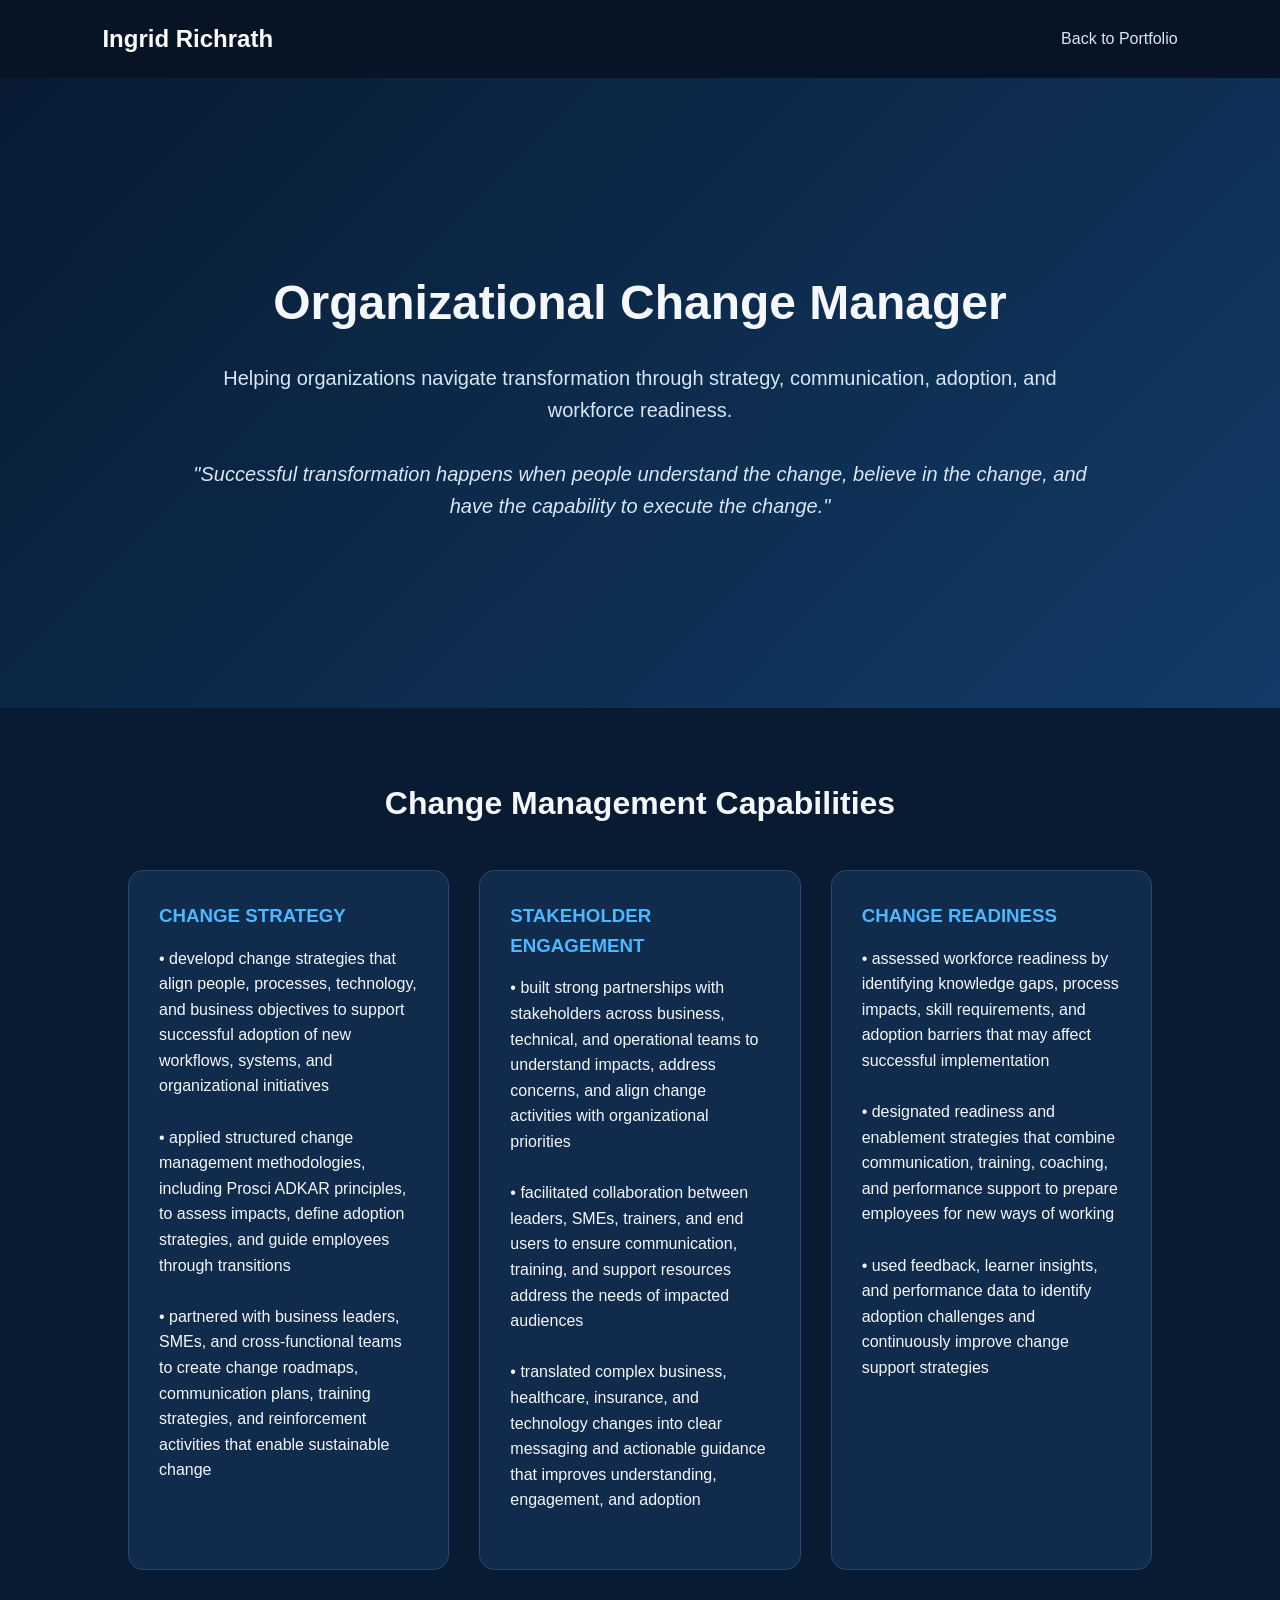
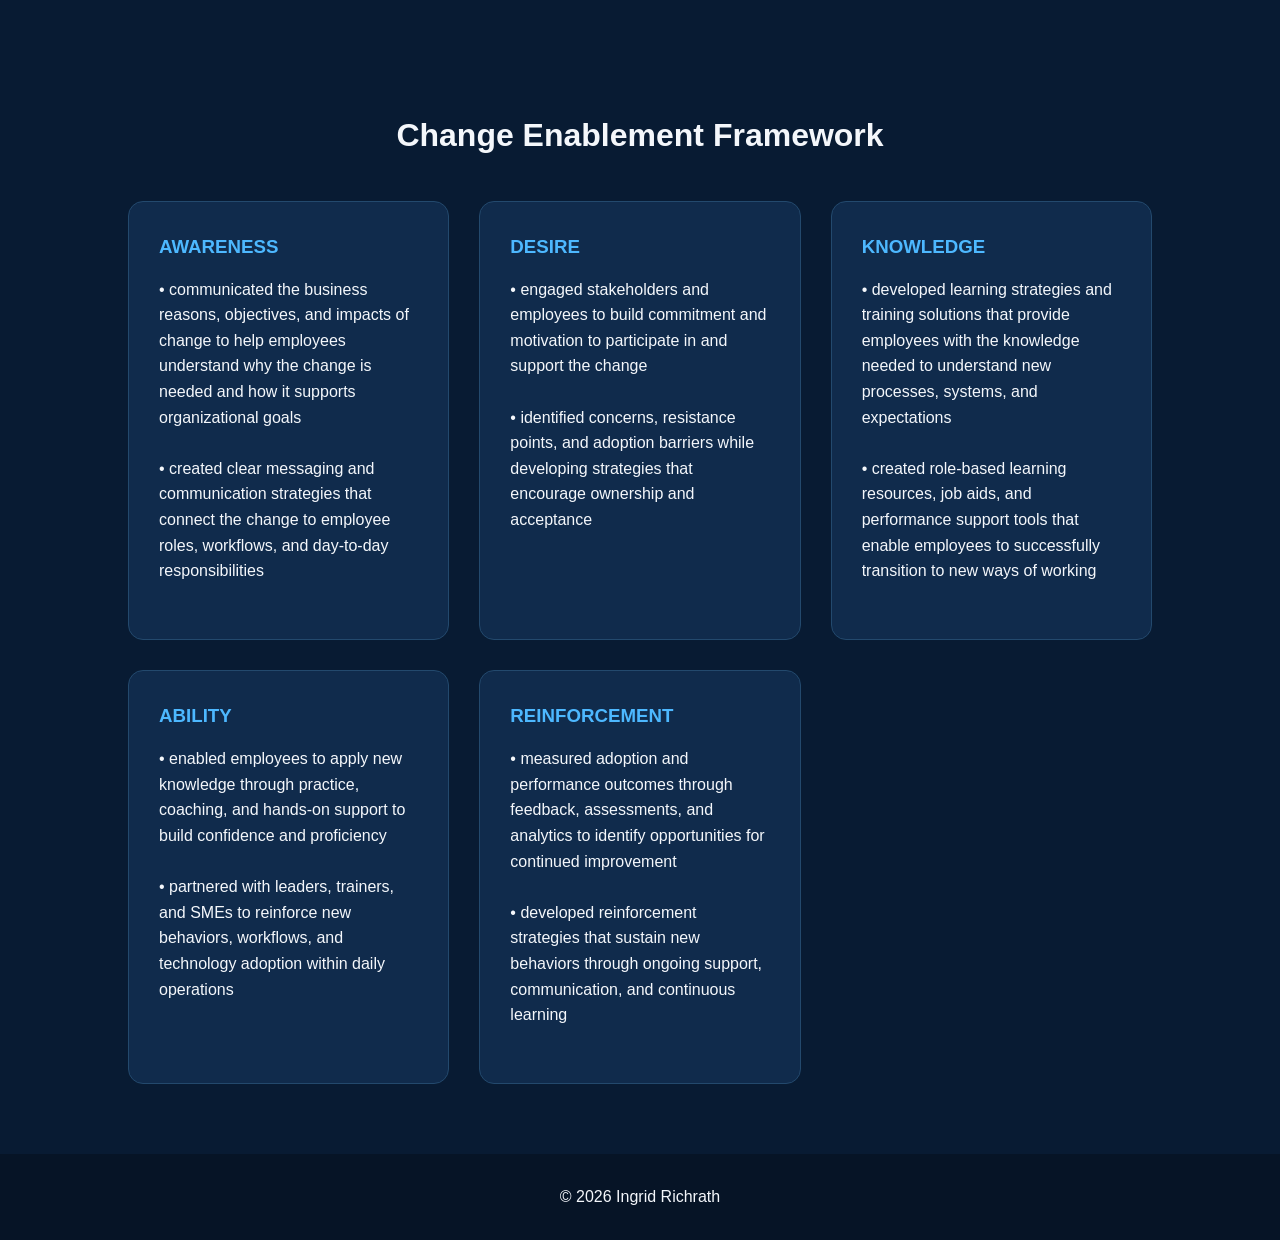
<file: pages/organizational-change-manager.html>
<!DOCTYPE html>
<html lang="en">
<head>
<meta charset="UTF-8">
<meta name="viewport" content="width=device-width, initial-scale=1.0">
<title>
Organizational Change Manager | Ingrid Richrath
</title>
<link rel="stylesheet" href="../assets/css/main.css">
</head>
<body>

<header class="header">
<nav class="navigation">
<div class="logo">
Ingrid Richrath
</div>
<ul class="nav-links">
<li>
<a href="../portfolio.html">
Back to Portfolio
</a>
</li>
</ul>
</nav>
</header>
<section class="hero">
<div class="hero-content">
<h1>
Organizational Change Manager
</h1>
<p class="hero-subtitle">
Helping organizations navigate transformation
through strategy, communication, adoption,
and workforce readiness.

<br><br>
<i>
"Successful transformation happens when people understand the change, believe in the change,
and have the capability to execute the change."
</i>
</p>
</div>
</section>

<section>
<h2>
Change Management Capabilities
</h2>

<div class="tile-container">
<div class="portfolio-tile">
<h3>
CHANGE STRATEGY
</h3>
<p>
•	developd change strategies that align people, processes, technology, and business objectives to support successful adoption of new workflows, systems, and organizational initiatives<br><br>
•	applied structured change management methodologies, including Prosci ADKAR principles, to assess impacts, define adoption strategies, and guide employees through transitions<br><br>
•	partnered with business leaders, SMEs, and cross-functional teams to create change roadmaps, communication plans, training strategies, and reinforcement activities that enable sustainable change<br><br>
</p>
</div>

<div class="portfolio-tile">
<h3>
STAKEHOLDER ENGAGEMENT
</h3>
<p>
•	built strong partnerships with stakeholders across business, technical, and operational teams to understand impacts, address concerns, and align change activities with organizational priorities<br><br>
•	facilitated collaboration between leaders, SMEs, trainers, and end users to ensure communication, training, and support resources address the needs of impacted audiences<br><br>
•	translated complex business, healthcare, insurance, and technology changes into clear messaging and actionable guidance that improves understanding, engagement, and adoption<br><br>
</p>
</div>

<div class="portfolio-tile">
<h3>
CHANGE READINESS
</h3>
<p>
•	assessed workforce readiness by identifying knowledge gaps, process impacts, skill requirements, and adoption barriers that may affect successful implementation<br><br>
•	designated readiness and enablement strategies that combine communication, training, coaching, and performance support to prepare employees for new ways of working<br><br>
•	used feedback, learner insights, and performance data to identify adoption challenges and continuously improve change support strategies<br><br>
</p>
</div>
</div>
</section>
<section>
<h2>
Change Enablement Framework
</h2>

<div class="tile-container">
<div class="portfolio-tile">
<h3>
AWARENESS
</h3>
<p>
•	communicated the business reasons, objectives, and impacts of change to help employees understand why the change is needed and how it supports organizational goals<br><br>
•	created clear messaging and communication strategies that connect the change to employee roles, workflows, and day-to-day responsibilities<br><br>
</p>
</div>

<div class="portfolio-tile">
<h3>
DESIRE
</h3>
<p>
•	engaged stakeholders and employees to build commitment and motivation to participate in and support the change<br><br>
•	identified concerns, resistance points, and adoption barriers while developing strategies that encourage ownership and acceptance<br><br>
</p>
</div>


<div class="portfolio-tile">
<h3>
KNOWLEDGE</h3>
<p>
•	developed learning strategies and training solutions that provide employees with the knowledge needed to understand new processes, systems, and expectations<br><br>
•	created role-based learning resources, job aids, and performance support tools that enable employees to successfully transition to new ways of working<br><br>
</p>
</div>


<div class="portfolio-tile">
<h3>
ABILITY
</h3>
<p>
•	enabled employees to apply new knowledge through practice, coaching, and hands-on support to build confidence and proficiency<br><br>
•	partnered with leaders, trainers, and SMEs to reinforce new behaviors, workflows, and technology adoption within daily operations<br><br>
</p>
</div>


<div class="portfolio-tile">
<h3>
REINFORCEMENT
</h3>
<p>
    •	measured adoption and performance outcomes through feedback, assessments, and analytics to identify opportunities for continued improvement<br><br>
    •	developed reinforcement strategies that sustain new behaviors through ongoing support, communication, and continuous learning<br><br>
</p>
</div>


</div>
</section>




<footer class="footer">
<p>
© 2026 Ingrid Richrath
</p>
</footer>



</body>
</html>
</file>
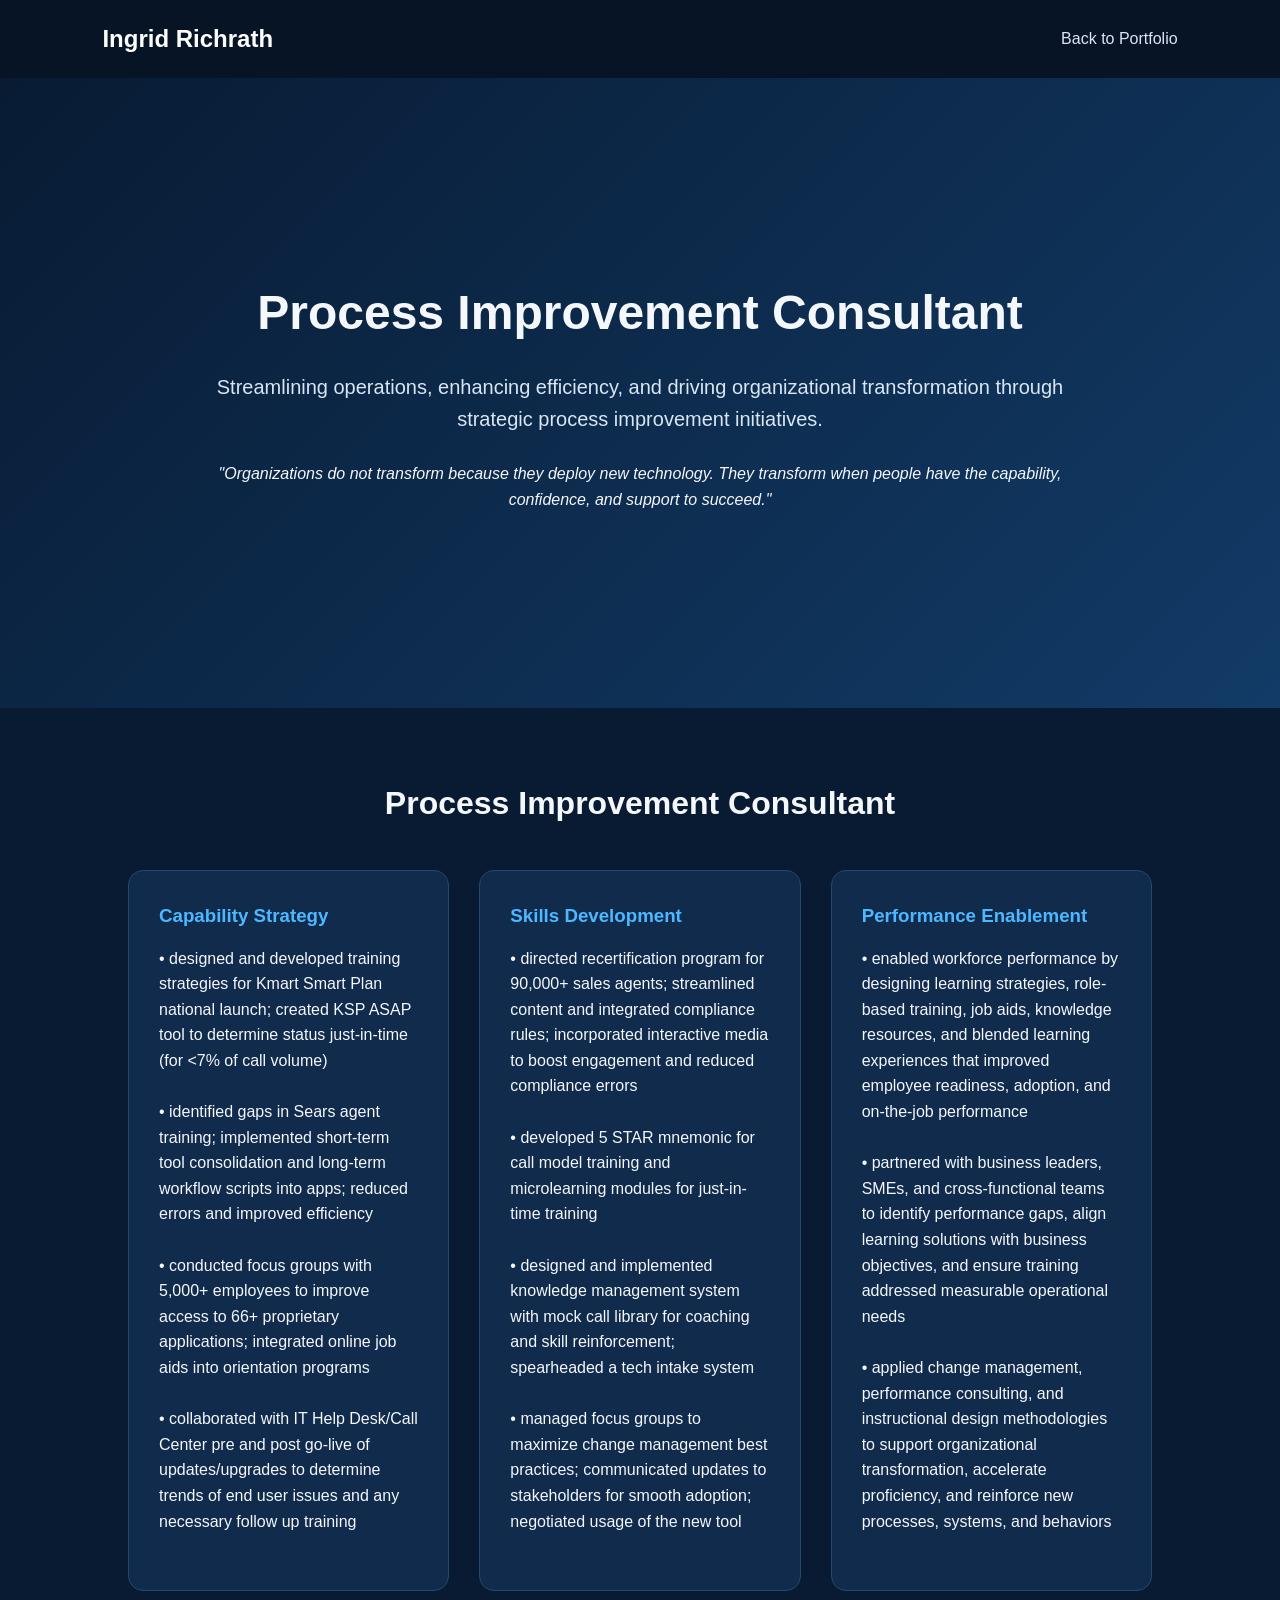
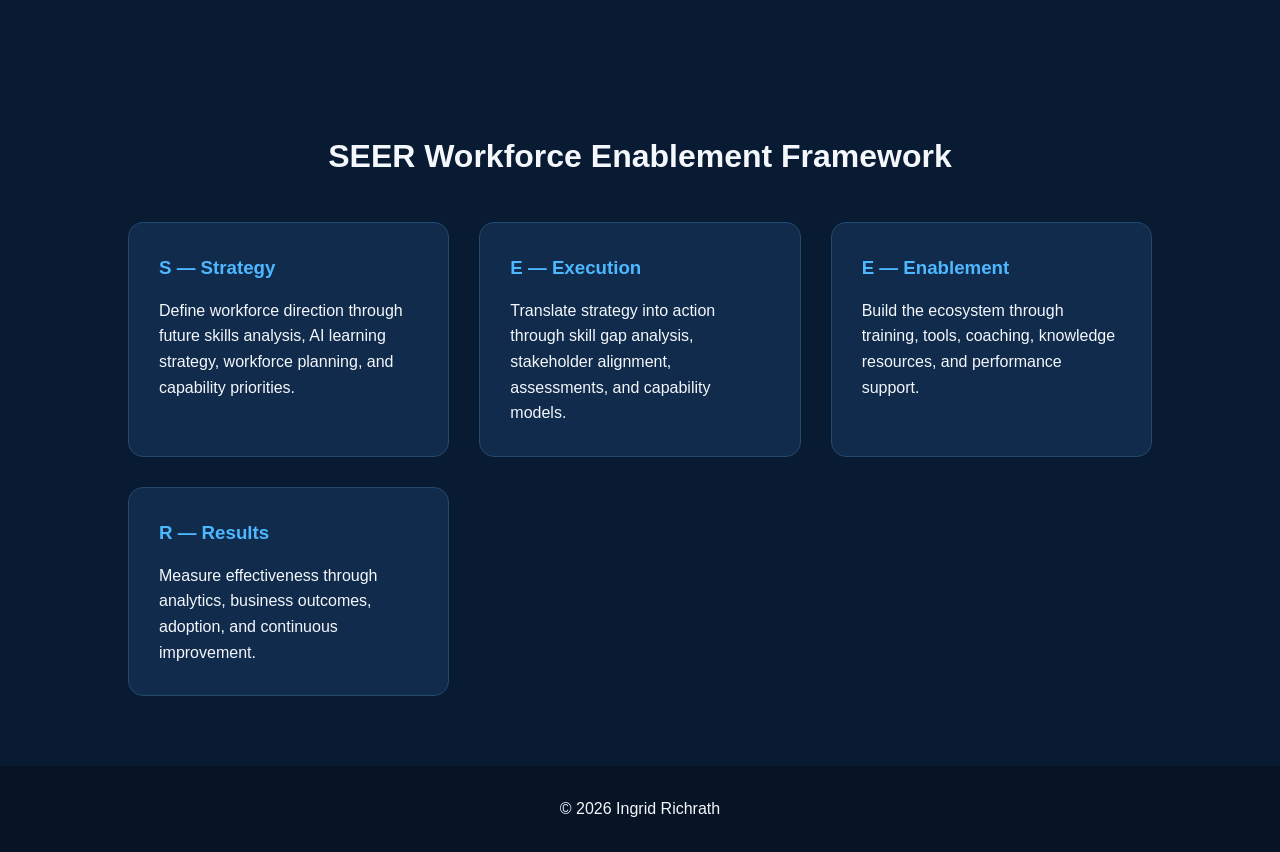
<file: pages/process-improvement-consultant.html>
<!DOCTYPE html>
<html lang="en">
<head>
<meta charset="UTF-8">
<meta name="viewport" content="width=device-width, initial-scale=1.0">
<title>
Process Improvement Consultant | Ingrid Richrath
</title>
<link rel="stylesheet" href="../assets/css/main.css">
</head>
<body>
<header class="header">
<nav class="navigation">
<div class="logo">
Ingrid Richrath
</div>
<ul class="nav-links">
<li>
<a href="../portfolio.html">
Back to Portfolio
</a>
</li>
</ul>
</nav>
</header>
<section class="hero">
<div class="hero-content">
<h1>
Process Improvement Consultant
</h1>
<p class="hero-subtitle">
Streamlining operations, enhancing efficiency, and driving organizational transformation through strategic process improvement initiatives.
</p><br>
<i>"Organizations do not transform because they deploy new technology. They transform when people have the capability, confidence, and support to succeed."</i>
</div>
</section>

<section>
<h2>
Process Improvement Consultant
</h2>
<div class="tile-container">
<div class="portfolio-tile">
<h3>
Capability Strategy
</h3>
<p>
•	designed and developed training strategies for Kmart Smart Plan national launch; created KSP ASAP tool to determine status just-in-time (for <7% of call volume)<br><br> 
•	identified gaps in Sears agent training; implemented short-term tool consolidation 
and long-term workflow scripts into apps; reduced errors and improved efficiency<br><br> 
•	conducted focus groups with 5,000+ employees to improve access to 66+ proprietary applications; integrated online job aids into orientation programs<br><br> 
•	collaborated with IT Help Desk/Call Center pre and post go-live of updates/upgrades
 to determine trends of end user issues and any necessary follow up training<br><br> 

</p>
</div>
<div class="portfolio-tile">
<h3>
Skills Development
</h3>
<p>
•	directed recertification program for 90,000+ sales agents; streamlined content and integrated compliance rules; incorporated interactive media to boost engagement 
and reduced compliance errors<br><br> 
•	developed 5 STAR mnemonic for call model training and microlearning modules for just-in-time training <br><br> 
•	designed and implemented knowledge management system with mock call library for coaching and skill reinforcement; spearheaded a tech intake system<br><br> 
•	managed focus groups to maximize change management best practices; communicated updates to stakeholders for smooth adoption; negotiated usage of the new tool<br><br> 

</p>
</div>
<div class="portfolio-tile">
<h3>
Performance Enablement
</h3>
<p>
•	enabled workforce performance by designing learning strategies, role-based training, job aids, knowledge resources, and blended learning experiences that improved employee readiness, adoption, and on-the-job performance<br><br> 
•	partnered with business leaders, SMEs, and cross-functional teams to identify performance gaps, align learning solutions with business objectives, and ensure training addressed measurable operational needs<br><br> 
•	applied change management, performance consulting, and instructional design methodologies to support organizational transformation, accelerate proficiency, and reinforce new processes, systems, and behaviors<br><br> 
</p>
</div>
</div>
</section>
<section>
<h2>
SEER Workforce Enablement Framework
</h2>
<div class="tile-container">
<div class="portfolio-tile">
<h3>
S — Strategy
</h3>
<p>
Define workforce direction through future skills analysis,
AI learning strategy,
workforce planning,
and capability priorities.
</p>
</div>
<div class="portfolio-tile">
<h3>
E — Execution
</h3>
<p>
Translate strategy into action through skill gap analysis,
stakeholder alignment,
assessments,
and capability models.
</p>
</div>
<div class="portfolio-tile">
<h3>
E — Enablement
</h3>
<p>
Build the ecosystem through training,
tools,
coaching,
knowledge resources,
and performance support.
</p>
</div>
<div class="portfolio-tile">
<h3>
R — Results
</h3>
<p>
Measure effectiveness through analytics,
business outcomes,
adoption,
and continuous improvement.
</p>
</div>
</div>
</section>

</div>
</section>

<footer class="footer">
<p>
© 2026 Ingrid Richrath
</p>
</footer>
</body>
</html>
</file>
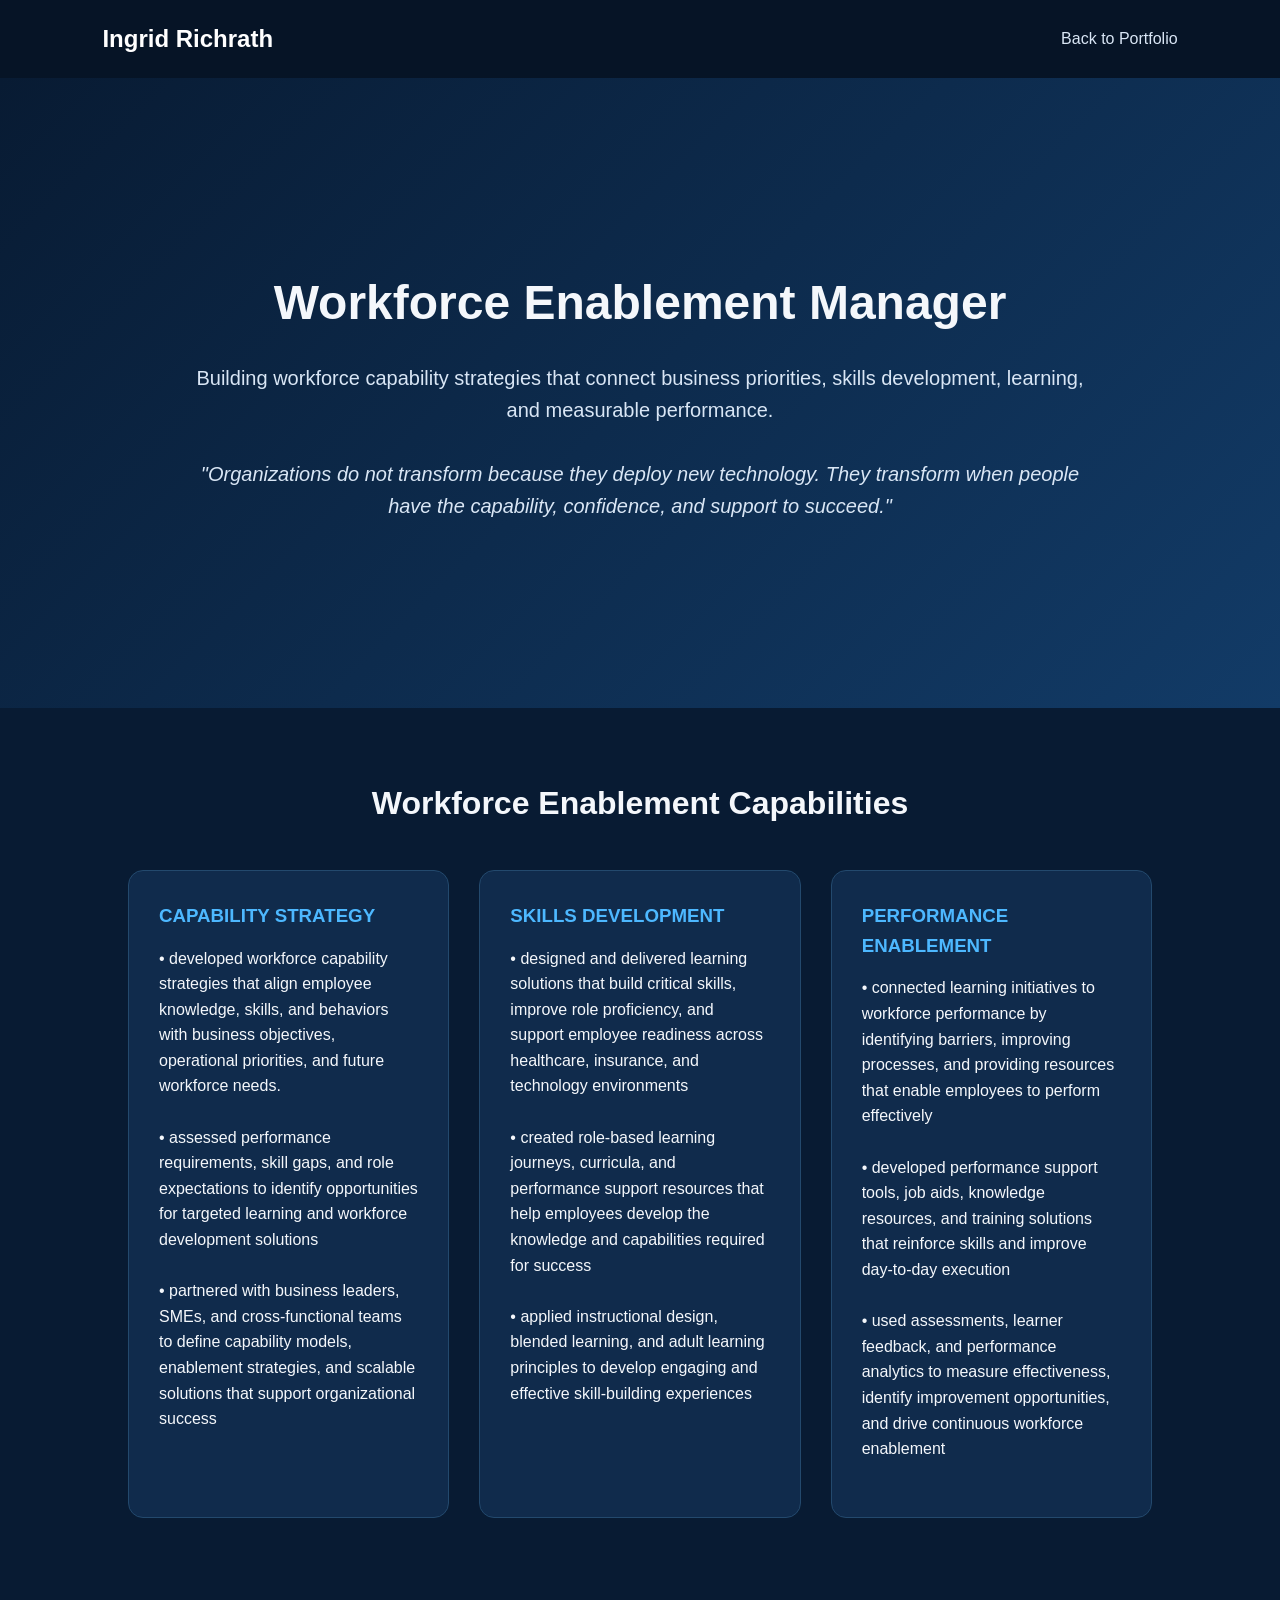
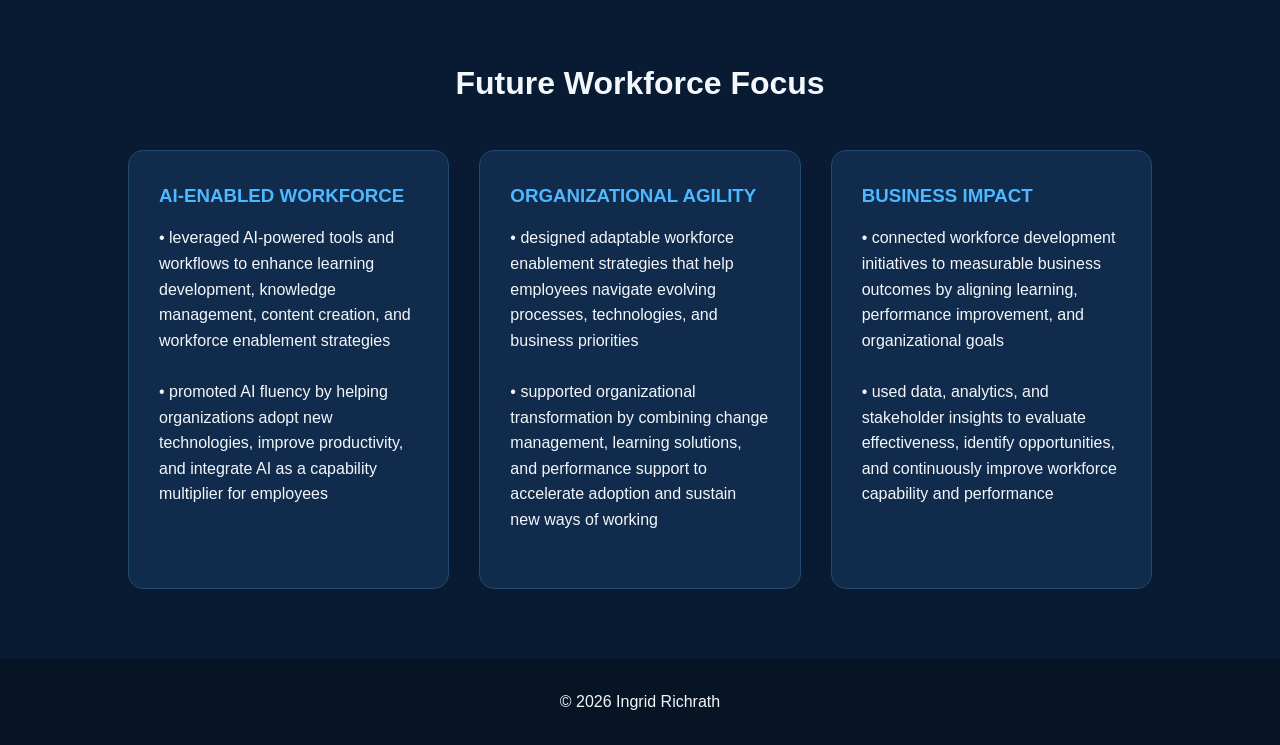
<file: pages/workforce-enablement-manager.html>
<!DOCTYPE html>
<html lang="en">
<head>
<meta charset="UTF-8">
<meta name="viewport" content="width=device-width, initial-scale=1.0">
<title>
Workforce Enablement Manager | Ingrid Richrath
</title>
<link rel="stylesheet" href="../assets/css/main.css">
</head>
<body>
<header class="header">
<nav class="navigation">
<div class="logo">
Ingrid Richrath
</div>
<ul class="nav-links">
<li>
<a href="../portfolio.html">
Back to Portfolio
</a>
</li>
</ul>
</nav>
</header>
<section class="hero">
<div class="hero-content">
<h1>
Workforce Enablement Manager
</h1>
<p class="hero-subtitle">
Building workforce capability strategies that connect
business priorities, skills development, learning, and measurable performance.
<br><br>
<i> 
"Organizations do not transform because they deploy
new technology. They transform when people have the
capability, confidence, and support to succeed."
</i>
</p>
</div>
</section>
<section>
<h2>
Workforce Enablement Capabilities
</h2>

<div class="tile-container">
<div class="portfolio-tile">
<h3>
CAPABILITY STRATEGY
</h3>
<p>
•   developed workforce capability strategies that align employee knowledge, skills, and behaviors with business objectives, operational priorities, and future workforce needs.<br><br>
•   assessed performance requirements, skill gaps, and role expectations to identify opportunities for targeted learning and workforce development solutions<br><br>
•   partnered with business leaders, SMEs, and cross-functional teams to define capability models, enablement strategies, and scalable solutions that support organizational success<br><br>
</p>
</div>

<div class="portfolio-tile">
<h3>
SKILLS DEVELOPMENT
</h3>
<p>
•   designed and delivered learning solutions that build critical skills, improve role proficiency, and support employee readiness across healthcare, insurance, and technology environments<br><br>
•   created role-based learning journeys, curricula, and performance support resources that help employees develop the knowledge and capabilities required for success<br><br>
•   applied instructional design, blended learning, and adult learning principles to develop engaging and effective skill-building experiences<br><br>
</p>
</div>

<div class="portfolio-tile">
<h3>
PERFORMANCE ENABLEMENT
</h3>
<p>
•   connected learning initiatives to workforce performance by identifying barriers, improving processes, and providing resources that enable employees to perform effectively<br><br>
•   developed performance support tools, job aids, knowledge resources, and training solutions that reinforce skills and improve day-to-day execution<br><br>
•   used assessments, learner feedback, and performance analytics to measure effectiveness, identify improvement opportunities, and drive continuous workforce enablement<br><br>
</p>
</div>
</div>
</section>


<section>
<h2>
Future Workforce Focus
</h2>
<div class="tile-container">
<div class="portfolio-tile">
<h3>
AI-ENABLED WORKFORCE</h3>
<p>
•   leveraged AI-powered tools and workflows to enhance learning development, knowledge management, content creation, and workforce enablement strategies<br><br>
•   promoted AI fluency by helping organizations adopt new technologies, improve productivity, and integrate AI as a capability multiplier for employees<br><br>
</p>
</div>

<div class="portfolio-tile">
<h3>
ORGANIZATIONAL AGILITY
</h3>
<p>
•   designed adaptable workforce enablement strategies that help employees navigate evolving processes, technologies, and business priorities<br><br>
•   supported organizational transformation by combining change management, learning solutions, and performance support to accelerate adoption and sustain new ways of working<br><br>
</p>
</div>

<div class="portfolio-tile">
<h3>
BUSINESS IMPACT
</h3>
<p>
•   connected workforce development initiatives to measurable business outcomes by aligning learning, performance improvement, and organizational goals<br><br>
•   used data, analytics, and stakeholder insights to evaluate effectiveness, identify opportunities, and continuously improve workforce capability and performance<br><br>
</p>
</div>
</div>
</section>


<footer class="footer">
<p>
© 2026 Ingrid Richrath
</p>
</footer>
</body>
</html>
</file>
<file: assets/css/main.css>
/* =====================================
   Ingrid Richrath Portfolio
   Executive Dark Blue Theme
===================================== */


/* GLOBAL SETTINGS */

* {
    margin: 0;
    padding: 0;
    box-sizing: border-box;
}


body {

    font-family:
    "Segoe UI",
    Arial,
    sans-serif;

    background:
    #081B33;

    color:
    #F4F7FB;

    line-height:
    1.6;

}



/* LINKS */

a {

    color:
    #4DB8FF;

    text-decoration:
    none;

}

a:hover {

    color:
    white;

}



/* HEADER */

.header {

    background:
    #061426;

    padding:
    20px 8%;

    position:
    sticky;

    top:
    0;

    z-index:
    100;

}




.navigation {

    display:
    flex;

    justify-content:
    space-between;

    align-items:
    center;

}


.logo {

    font-size:
    1.5rem;

    font-weight:
    bold;

    color:
    white;

}


.nav-links {

    display:
    flex;

    gap:
    25px;

    list-style:
    none;

}




.nav-links a {

    color:
    #D9E6F5;

    font-weight:
    500;

}


/* HERO SECTION */

.hero {

    min-height:
    70vh;

    display:
    flex;

    align-items:
    center;

    justify-content:
    center;

    text-align:
    center;

    padding:
    60px 10%;

    background:

    linear-gradient(
    135deg,
    #081B33,
    #123B67
    );

}


.hero-content {

    max-width:
    900px;

}


.hero h1 {

    font-size:
    3rem;

    margin-bottom:
    20px;

}


.hero-subtitle {

    font-size:
    1.25rem;

    color:
    #D9E6F5;

}


/* SECTION SETTINGS */

section {

    padding:
    70px 10%;

}

h2 {

    text-align:
    center;

    margin-bottom:
    40px;

    font-size:
    2rem;

}




/* PORTFOLIO TILES */

.tile-container {

    display:
    grid;

    grid-template-columns:
    repeat(auto-fit, minmax(280px, 1fr));

    gap:
    30px;

}


.portfolio-tile {


    background:
    #102B4C;


    border-radius:
    15px;


    padding:
    30px;


    transition:
    transform .3s ease;


    border:
    1px solid #23496D;


}

.portfolio-tile:hover {


    transform:
    translateY(-8px);


}


.portfolio-tile h3 {

    margin-bottom:
    15px;

    color:
    #4DB8FF;

}




/* METRICS */

.metrics {


    display:
    grid;


    grid-template-columns:
    repeat(auto-fit,minmax(220px,1fr));


    gap:
    25px;


}


.metric-card {


    background:
    #102B4C;


    padding:
    30px;


    text-align:
    center;


    border-radius:
    15px;


}

.metric-card h3 {


    font-size:
    2.5rem;


    color:
    #4DB8FF;


}




/* BUTTONS */

.button {


    display:
    inline-block;


    padding:
    12px 25px;


    border-radius:
    30px;


    background:
    #4DB8FF;


    color:
    #061426;


    font-weight:
    bold;


}

.button:hover {


    background:
    white;


}




/* FOOTER */

.footer {


    background:
    #061426;


    padding:
    30px;


    text-align:
    center;


}
.profile-photo {
    width: 180px !important;
    height: 180px !important;
    max-width: 180px !important;
    max-height: 180px !important;
    object-fit: cover;
    border-radius: 50%;
    display: block;
    margin: 0 auto 20px auto;
}
</file>
